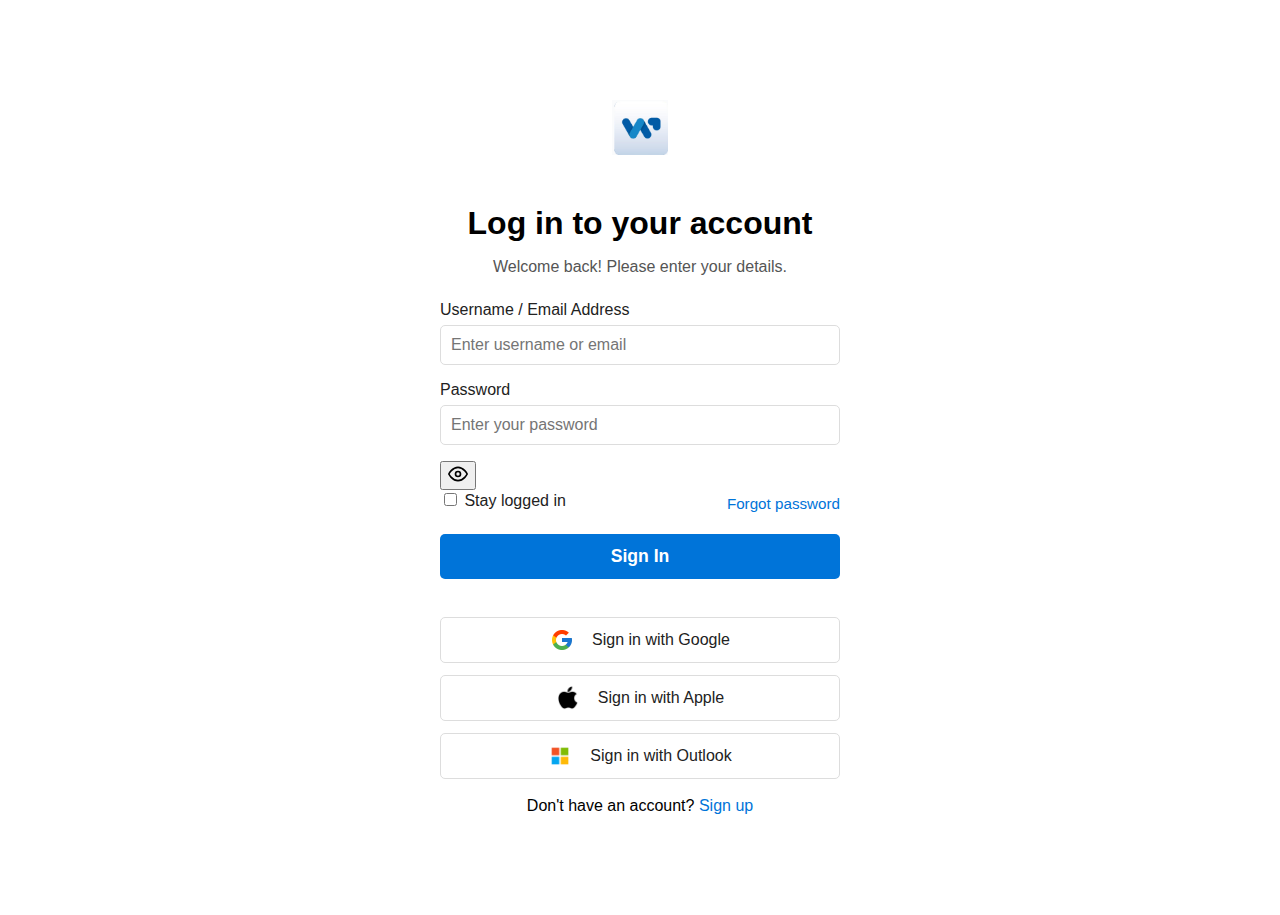
<file: index.html>
<!DOCTYPE html>
<html lang="en">
<head>
  <meta charset="UTF-8" />
  <meta name="viewport" content="width=device-width, initial-scale=1.0" />
  <title>Genossis</title>
  <link rel="stylesheet" href="assets/css/style.css" />
  <script type="module">
    // Check if user is authenticated and redirect accordingly
    const user = localStorage.getItem('currentUser');
    if (user) {
      window.location.href = 'dashboard.html';
    } else {
      window.location.href = 'login.html';
    }
  </script>
</head>
<body>

  <div class="login-container">
    <img src="assets/images/logo.png" alt="Genossis Logo" class="logo" />

    <h2>Welcome to Genossis</h2>
    <form id="loginForm">
      <input type="text" id="username" placeholder="Email or Username" required />
      <input type="password" id="password" placeholder="Password" required />
      <button type="submit">Login</button>
    </form>

    <p id="loginMessage"></p>
  </div>

  <script src="assets/js/config.js"></script>
  <script src="assets/js/login.js"></script>
</body>
</html>
</file>
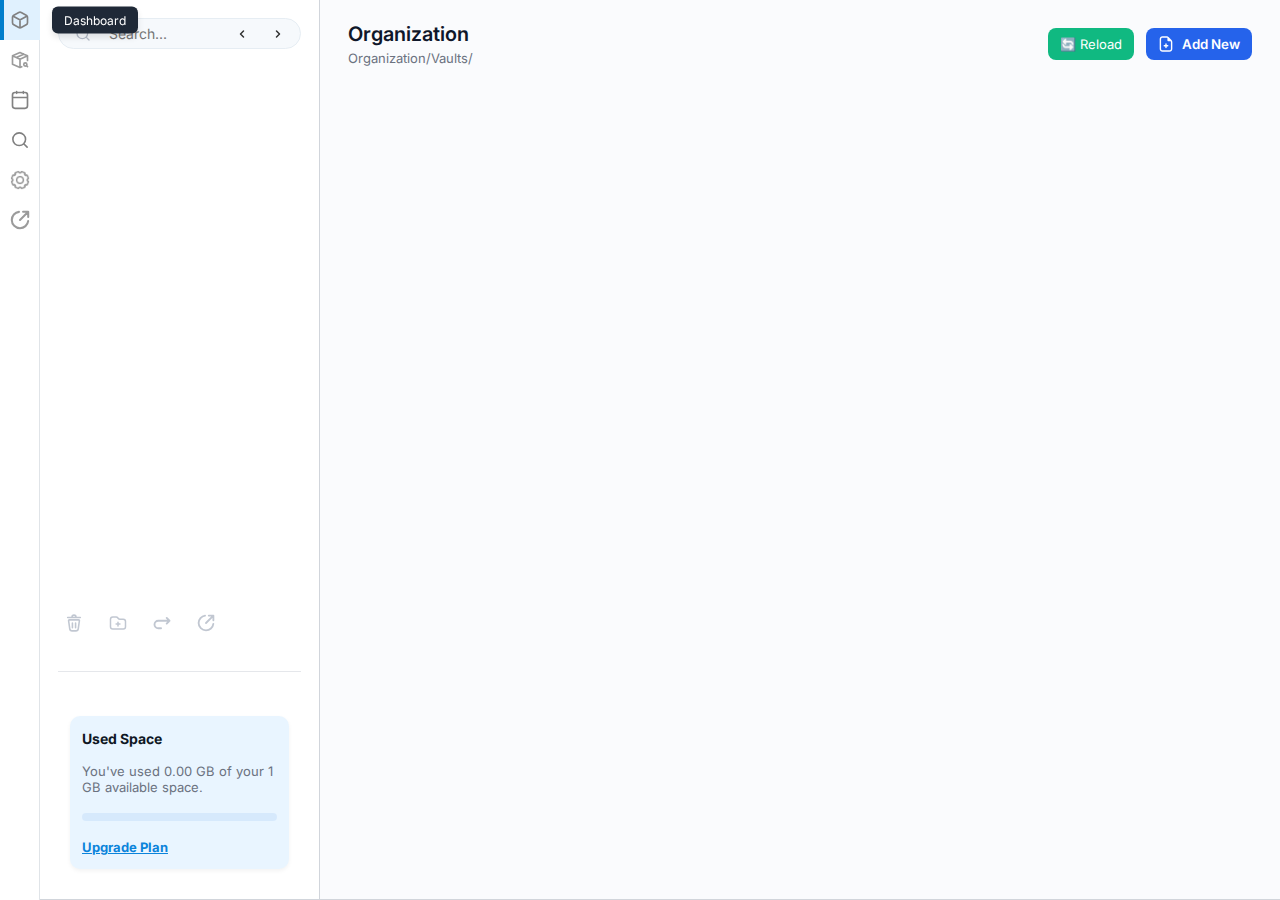
<file: dashboard.html>
<!DOCTYPE html>
<html lang="en">
<head>
  <meta charset="utf-8" />
  <meta name="viewport" content="width=device-width, initial-scale=1" />
  <title>Product Management Application</title>

  <!-- keep your existing css link (adjust if your project uses a different path) -->
  <link href="https://fonts.googleapis.com/css2?family=Inter:wght@400;500;600&display=swap" rel="stylesheet">
  <link rel="stylesheet" href="/assets/css/dashboard.css" />
  <!-- optional additional styles just for the organization page -->
  <style>
    /* --- Organization page styles (keep minimal — put in your CSS file later) --- */
    :root{
      --accent:#2563eb;
      --muted:#6b7280;
      --card-border:#e5e7eb;
      --bg:#fafbfd;
    }
    .page-container { display: flex; min-height:100vh; background:var(--bg); font-family: 'Inter', sans-serif; border-bottom: 1px solid #d1d5db; }
    /* Use your existing sidebar widths/classes; adapt names below to match your project if needed */
    .sidebar-content { 
      width: 280px; 
      background: #fff; 
      border-right: 1px solid #d1d5db; 
      padding: 18px; 
      display: flex; 
      flex-direction: column; 
      gap: 20px;
      position: relative;
    }
    
    .sidebar-footer-actions { 
      display: flex; 
      flex-direction: row; 
      gap: 12px; 
      align-items: center; 
      justify-content: flex-start; 
      margin-top: auto;
    }
    
    .sidebar-footer-actions .footer-icon { 
      width: 18px; 
      height: 18px; 
      opacity: 0.7; 
    }
    
    .sidebar-footer-actions .icon-wrapper {
      width: 32px;
      height: 32px;
      display: flex;
      align-items: center;
      justify-content: center;
      border-radius: 6px;
      cursor: pointer;
    }
    
    .sidebar-footer-actions .icon-wrapper:hover {
      background: rgba(0, 0, 0, 0.05);
    }
    
    .sidebar-separator {
      height: 1px;
      background: #e5e7eb;
      margin: 12px 0;
    }
    
    .used-space-card {
      background: #e9f5ff; 
      border-radius: 10px; 
      padding: 14px 12px;
      display: flex; 
      flex-direction: column; 
      gap: 8px;
      box-shadow: 0 2px 4px rgba(0, 0, 0, 0.05);
    }
    
    .used-space-title {
      font-weight: 700;
      color: #0f1724;
      margin-bottom: 8px;
      font-size: 14px;
    }
    
    .used-space-desc {
      font-size: 13px;
      color: #6b7280;
      margin-bottom: 10px;
    }
    
    .used-space-track {
      height: 8px;
      background: rgba(3,102,214,0.08);
      border-radius: 6px;
      margin-bottom: 10px;
      overflow: hidden;
    }
    
    .used-space-fill {
      height: 100%;
      width: 0%;
      background: #3b82f6;
      transition: width 400ms ease;
    }
    
    .upgrade-link {
      display: inline-block;
      color: #0b84db;
      font-weight: 700;
      text-decoration: underline;
      font-size: 13px;
    }

    /* Context Menu Styles */
    .context-menu {
      position: fixed;
      background: white;
      border-radius: 8px;
      box-shadow: 0 4px 12px rgba(0, 0, 0, 0.15);
      padding: 8px;
      z-index: 1000;
      display: none;
      min-width: 160px;
    }

    .context-menu.show {
      display: block;
    }

    .context-menu-item {
      display: flex;
      align-items: center;
      gap: 12px;
      padding: 8px 12px;
      cursor: pointer;
      border-radius: 6px;
      font-size: 14px;
      color: #111827;
    }

    .context-menu-item:hover {
      background: #f3f4f6;
    }

    .context-menu-icon {
      width: 16px;
      height: 16px;
      opacity: 0.8;
    }

    /* Modal Styles */
    .modal-overlay {
      position: fixed;
      top: 0;
      left: 0;
      width: 100%;
      height: 100%;
      background: rgba(0, 0, 0, 0.5);
      display: none;
      justify-content: center;
      align-items: center;
      z-index: 1000;
    }

    .modal-overlay.show {
      display: flex;
    }

    .modal-dialog {
      background: white;
      border-radius: 12px;
      padding: 0;
      width: 600px;
      max-width: 90vw;
      box-shadow: 0 10px 25px rgba(0, 0, 0, 0.2);
    }

    .modal-header {
      display: flex;
      justify-content: space-between;
      align-items: center;
      padding: 20px 24px 16px 24px;
      border-bottom: 1px solid #e5e7eb;
    }

    .modal-title {
      margin: 0;
      font-size: 18px;
      font-weight: 600;
      color: #111827;
    }

    .modal-close {
      background: none;
      border: none;
      cursor: pointer;
      padding: 4px;
      border-radius: 6px;
      display: flex;
      align-items: center;
      justify-content: center;
    }

    .modal-close:hover {
      background: #f3f4f6;
    }

    .modal-body {
      padding: 20px 24px;
    }

    .vault-name-input {
      width: 100%;
      padding: 12px 16px;
      border: 1px solid #d1d5db;
      border-radius: 8px;
      font-size: 14px;
      outline: none;
      box-sizing: border-box;
    }

    .vault-name-input:focus {
      border-color: #2563eb;
      box-shadow: 0 0 0 3px rgba(37, 99, 235, 0.1);
    }

    .vault-name-input::placeholder {
      color: #9ca3af;
    }

    .modal-footer {
      display: flex;
      justify-content: flex-end;
      gap: 12px;
      padding: 16px 24px 20px 24px;
    }

    .btn-cancel {
      background: white;
      border: 1px solid #d1d5db;
      color: #374151;
      padding: 8px 16px;
      border-radius: 8px;
      cursor: pointer;
      font-size: 14px;
      font-weight: 500;
    }

    .btn-cancel:hover {
      background: #f9fafb;
    }

    .btn-create {
      background: #2563eb;
      border: none;
      color: white;
      padding: 8px 16px;
      border-radius: 8px;
      cursor: pointer;
      font-size: 14px;
      font-weight: 500;
    }

    .btn-create:hover {
      background: #1d4ed8;
    }

    /* Permissions Modal Styles */
    .permissions-display-area {
      min-height: 120px;
      max-height: 200px;
      border: 1px solid #e5e7eb;
      border-radius: 8px;
      background: #fff;
      display: flex;
      align-items: center;
      justify-content: center;
      margin-bottom: 16px;
    }

    .permissions-empty {
      color: #9ca3af;
      font-style: italic;
      margin: 0;
    }

    .permission-item {
      display: flex;
      align-items: center;
      justify-content: space-between;
      padding: 12px;
      border-bottom: 1px solid #e5e7eb;
    }

    .permission-item:last-child {
      border-bottom: none;
    }

    .permission-user-info {
      display: flex;
      align-items: center;
      gap: 8px;
    }

    .permission-badge {
      padding: 4px 12px;
      border-radius: 12px;
      font-size: 12px;
      background: #f3f4f6;
      color: #374151;
    }

    .permission-add-row {
      display: flex;
      gap: 12px;
      align-items: center;
    }

    .permission-input-group {
      display: flex;
      align-items: center;
      gap: 8px;
      padding: 12px 16px;
      border: 1px solid #e5e7eb;
      border-radius: 8px;
      background: #fff;
      flex: 1;
    }

    .permission-icon {
      width: 20px;
      height: 20px;
      opacity: 0.6;
    }

    .permission-input {
      flex: 1;
      border: none;
      outline: none;
      font-size: 14px;
      color: #111827;
    }

    .permission-input::placeholder {
      color: #9ca3af;
    }

    .permission-select-wrapper {
      position: relative;
      width: auto;
    }

    .permission-select {
      width: auto;
      min-width: 100px;
      padding: 12px 36px 12px 40px;
      border: 2px solid #111827;
      border-radius: 8px;
      font-size: 14px;
      color: #111827;
      background: #fff;
      cursor: pointer;
      outline: none;
      appearance: none;
      -webkit-appearance: none;
      -moz-appearance: none;
    }

    .permission-select-icon {
      position: absolute;
      left: 12px;
      top: 50%;
      transform: translateY(-50%);
      width: 18px;
      height: 18px;
      opacity: 0.6;
      pointer-events: none;
      z-index: 1;
    }

    .permission-select {
      width: 100%;
      padding: 12px 16px 12px 40px;
      border: 2px solid #111827;
      border-radius: 8px;
      font-size: 14px;
      color: #111827;
      background: #fff;
      cursor: pointer;
      outline: none;
      appearance: none;
      -webkit-appearance: none;
      -moz-appearance: none;
    }

    .permission-select-wrapper::after {
      content: '';
      position: absolute;
      right: 12px;
      top: 50%;
      transform: translateY(-50%);
      width: 0;
      height: 0;
      border-left: 4px solid transparent;
      border-right: 4px solid transparent;
      border-top: 5px solid #111827;
      pointer-events: none;
    }

    .btn-add {
      background: #2563eb;
      border: none;
      color: white;
      padding: 8px 16px;
      border-radius: 8px;
      cursor: pointer;
      font-size: 14px;
      font-weight: 500;
    }

    .btn-add:hover {
      background: #1d4ed8;
    }

    /* main content area */
    .page-content { flex:1; padding:22px 28px; position:relative; }

    /* Organization header */
    .organization-page { padding-bottom:40px; }
    .org-header { display:flex; justify-content:space-between; align-items:center; gap:16px; margin-bottom:8px; }
    .org-title h2{ margin:0; font-size:20px; font-weight:600; color:#0f172a; }
    .org-title p{ margin:0; color:var(--muted); font-size:13px; margin-top:4px; }

    .add-new-btn {
      display:inline-flex; align-items:center; gap:8px; background:var(--accent); color:#fff;
      border:none; padding:8px 12px; border-radius:8px; cursor:pointer; font-weight:600;
    }
    .add-new-btn img{ width:16px; height:16px; filter:brightness(0) invert(1); }

    /* locker grid */
    .locker-grid { margin-top:18px; display:grid; grid-template-columns:repeat(auto-fill,minmax(320px,1fr)); gap:20px; }
    .locker-card {
      background:#fff; 
      border:none; 
      border-radius:12px; 
      padding:14px;
      box-shadow:0 2px 8px rgba(0, 0, 0, 0.1);
      display:flex; 
      flex-direction:column; 
      gap:8px;
    }

    .locker-card-header { display:flex; justify-content:space-between; align-items:flex-start; gap:12px; }
    .locker-title { display:flex; align-items:center; gap:10px; }
    .locker-title h3{ margin:0; font-size:15px; font-weight:600; color:#0f172a; }
    .locker-icon-img{ 
      width: 32px; 
      height: 32px; 
      background: #e0f1fe; 
      border-radius: 8px; 
      padding: 6px; 
      display: flex; 
      align-items: center; 
      justify-content: center;
    }
    .locker-icon-img img {
      width: 20px;
      height: 20px;
    }

    .locker-actions { display:flex; gap:8px; }
    .icon-btn { width:18px; height:18px; opacity:0.7; cursor:pointer; }

    .locker-details { font-size:13px; color:#374151; display:flex; flex-direction:column; gap:6px; margin-top:6px; }
    .locker-details img{ width:14px; height:14px; vertical-align:middle; margin-right:8px; opacity:0.75; }

    .locker-storage { margin-top:8px; }
    .storage-label{ font-size:13px; color:#374151; margin-bottom:6px; }
    .org-progress { height:8px; background:#eef2f6; border-radius:6px; overflow:hidden; }
    .org-progress > .fill { height:100%; background:var(--accent); width:50%; border-radius:6px; }
    .storage-text { font-size:13px; color:var(--muted); margin-top:6px; }

    /* breadcrumb */
    .breadcrumb { color:var(--muted); font-size:13px; margin-top:6px; }

    /* small responsive tweaks */
    @media (max-width:900px){
      .file-navigation{ width:220px; }
      .locker-grid{ grid-template-columns:repeat(auto-fill,minmax(260px,1fr)); }
    }
    @media (max-width:640px){
      .file-navigation{ display:none; } /* collapse sidebar on very small screens; you can toggle with JS in your app */
      .page-container{ padding:0; }
      .page-content{ padding:14px; }
    }
	.search-wrap {
    background: #f6f9fc;
    border: 1px solid #e6edf3;
    padding: 0px 10px;
    border-radius: 79px;
}
  </style>
</head>
<style>

	.small-left-sidebar{
		height: 100%;
		width: 30px;
		position: relative;
		background-color: #f3f6fb;
		border-right:1px solid #838485
;
		/* left: 10px; */

	}
	.file-navigation{
		margin-left: 0px;
	}
</style>
<body>
  <!-- Main Navbar Container (loaded via navbar.js) -->
  <div id="main-navbar-container"></div>

  <!-- Page container: sidebar content + main content -->
  <div class="page-container" style="margin-left: 40px;">

    <!-- ---------- SIDEBAR WITH PROPER STRUCTURE ---------- -->
    <aside class="sidebar-content">
      <!-- Search box -->
      <div class="search-wrap">
        <button class="search-icon" aria-hidden="true">
          <img src="assets/images/search.svg" alt="Search" />
        </button>
        <input class="search-input" type="search" placeholder="Search..." aria-label="Search" />
        <button class="chevron-btn chevron-left" aria-hidden="true">
          <img src="assets/images/chevron-left.svg" alt="Prev" />
        </button>
        <button class="chevron-btn chevron-right" aria-hidden="true">
          <img src="assets/images/chevron-right.svg" alt="Next" />
        </button>
      </div>

      <!-- Bottom actions row -->
      <div class="sidebar-footer-actions">
        <div class="icon-wrapper" data-tooltip="Delete">
          <img src="assets/images/icon-delete.svg" class="footer-icon" alt="Delete">
        </div>
        <div class="icon-wrapper" data-tooltip="Add Folder">
          <img src="assets/images/icon-add-folder.svg" class="footer-icon" alt="Add Folder">
        </div>
        <div class="icon-wrapper" data-tooltip="Refresh">
          <img src="assets/images/icon-flip-forward.svg" class="footer-icon" alt="Refresh">
        </div>
        <div class="icon-wrapper" data-tooltip="Logout">
          <img src="assets/images/icon.svg" class="footer-icon" alt="Logout">
        </div>
      </div>

      <!-- Horizontal separator line -->
      <div class="sidebar-separator"></div>

      <!-- Used space card -->
      <div class="used-space-card">
        <div class="used-space-title">Used Space</div>
        <div class="used-space-desc">You've used 0.00 GB of your 1 GB available space.</div>
        <div class="used-space-track">
          <div class="used-space-fill" style="width:0%"></div>
        </div>
        <a href="#" class="upgrade-link">Upgrade Plan</a>
      </div>
    </aside>

    <!-- ---------- MAIN CONTENT (organization page inserted here) ---------- -->
    <section class="page-content">
      <!-- Delete message placeholder / tabs or other content can remain here in your app -->
      <div id="delete-message" class="delete-message hidden"></div>
      <div id="tabs-bar" class="tabs-bar"></div>
      <div id="tabs-content" class="tabs-content">

        <!-- Organization page -->
        <div class="organization-page">

          <div class="org-header">
            <div class="org-title">
              <h2>Organization</h2>
              <p class="breadcrumb">Organization/Vaults/</p>
            </div>

            <div style="display: flex; gap: 12px; align-items: center;">
              <!-- Debug button to manually reload vaults -->
              <button 
                onclick="window.loadVaults()" 
                style="padding: 8px 12px; background: #10b981; color: white; border: none; border-radius: 8px; cursor: pointer; font-size: 13px;"
                title="Click to reload vaults">
                🔄 Reload
              </button>
              
              <button class="add-new-btn" title="Add new" onclick="openCreateVaultModal()">
                <img src="../assets/images/icon-add-file.svg" alt="Add">
                Add New
              </button>
            </div>
          </div>

          <div class="locker-grid">
            <!-- Vault cards will be loaded dynamically via JavaScript -->
          </div> <!-- .locker-grid -->

        </div> <!-- .organization-page -->

      </div> <!-- #tabs-content -->
    </section>

  </div> <!-- .page-container -->

  <!-- Context Menu -->
  <div id="contextMenu" class="context-menu">
    <div class="context-menu-item" onclick="duplicateVault()">
      <img src="assets/images/duplicate.svg" alt="Duplicate" class="context-menu-icon">
      <span>Duplicate</span>
    </div>
    <div class="context-menu-item" onclick="showPermissions()">
      <img src="assets/images/permission.svg" alt="Permissions" class="context-menu-icon">
      <span>Permissions</span>
    </div>
    <div class="context-menu-item" onclick="renameVault()">
      <img src="assets/images/pencil-line-01.svg" alt="Rename" class="context-menu-icon">
      <span>Rename</span>
    </div>
    <div class="context-menu-item" onclick="deleteVault()">
      <img src="assets/images/delete.svg" alt="Delete" class="context-menu-icon">
      <span>Delete</span>
    </div>
  </div>

  <!-- Permissions Modal -->
  <div id="permissionsModal" class="modal-overlay">
    <div class="modal-dialog">
      <div class="modal-header">
        <h3 class="modal-title">Permissions</h3>
        <button class="modal-close" onclick="closePermissionsModal()">
          <img src="assets/images/block-circle.svg" alt="Close" style="width: 16px; height: 16px;">
        </button>
      </div>
      <div class="modal-body">
        <!-- Current Permissions Display Area -->
        <div class="permissions-display-area">
          <p class="permissions-empty">No permissions set yet</p>
        </div>

        <!-- Add Permission Input Row -->
        <div class="permission-add-row">
          <div class="permission-input-group">
            <img src="assets/images/user-01.svg" alt="User" class="permission-icon">
            <input type="text" id="permissionEmailInput" class="permission-input" placeholder="Enter email or name" />
          </div>
          <div class="permission-select-wrapper">
            <img src="assets/images/eye.svg" alt="Viewer" class="permission-select-icon">
            <select id="permissionType" class="permission-select">
              <option value="viewer">Viewer</option>
              <option value="editor">Editor</option>
            </select>
          </div>
        </div>
      </div>
      <div class="modal-footer">
        <button class="btn-cancel" onclick="closePermissionsModal()">Close</button>
        <button class="btn-add" onclick="addPermission()">Add</button>
      </div>
    </div>
  </div>

  <!-- Create Vault Modal -->
  <div id="createVaultModal" class="modal-overlay">
    <div class="modal-dialog">
      <div class="modal-header">
        <h3 class="modal-title">Create Vault</h3>
        <button class="modal-close" onclick="closeCreateVaultModal()">
          <img src="assets/images/block-circle.svg" alt="Close" style="width: 16px; height: 16px;">
        </button>
      </div>
      <div class="modal-body">
        <input type="text" id="vaultNameInput" class="vault-name-input" placeholder="Enter vault name..." />
      </div>
      <div class="modal-footer">
        <button class="btn-cancel" onclick="closeCreateVaultModal()">Cancel</button>
        <button class="btn-create" onclick="createVault()">Create</button>
      </div>
    </div>
  </div>

  <!-- JavaScript files -->
  <script type="module" src="assets/js/navbar.js"></script>
  <script type="module" src="assets/js/dashboard.js"></script>
  <script type="module" src="assets/js/vault_component.js"></script>
</body>
</html>
</file>
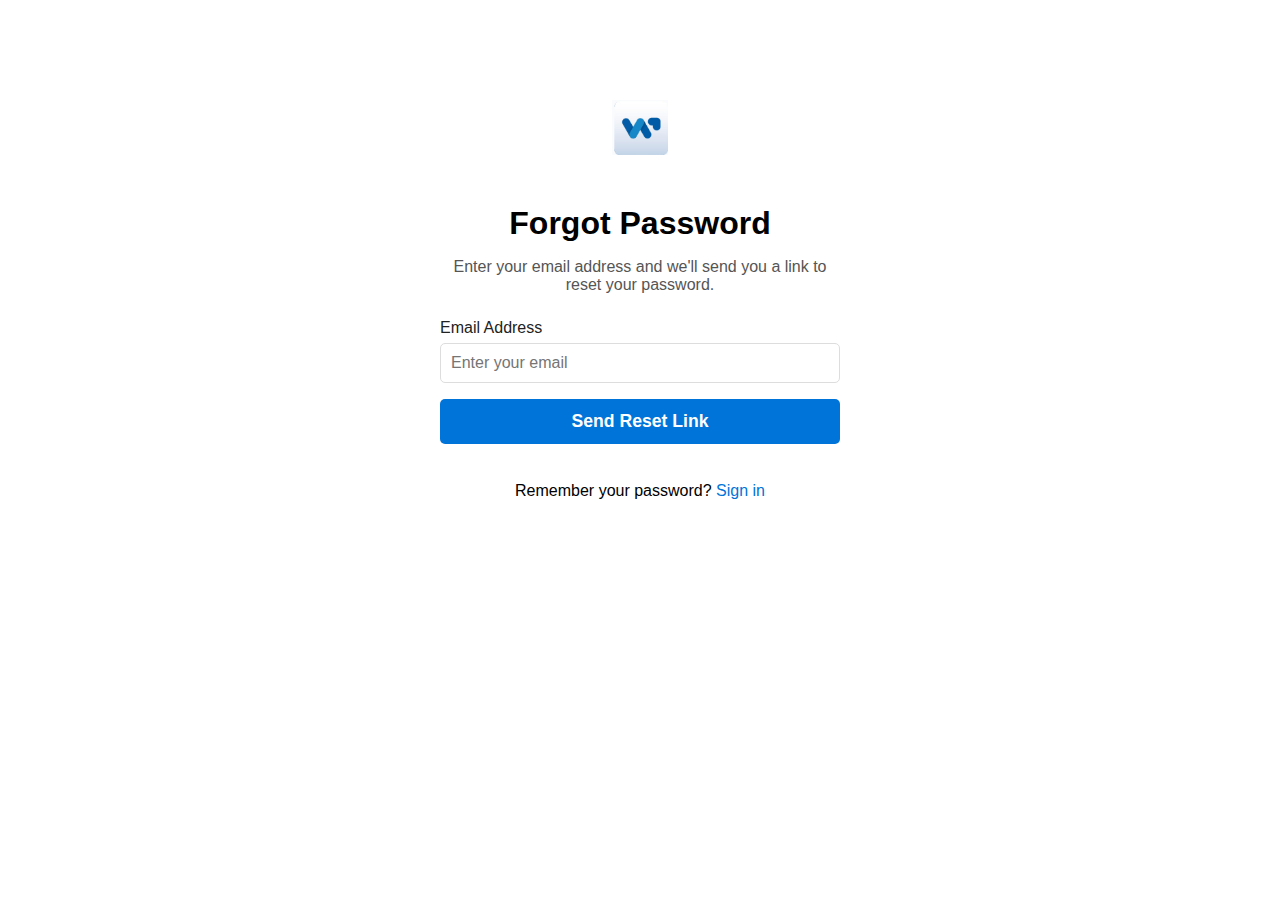
<file: forgot-password.html>
<!DOCTYPE html>
<html lang="en">
<head>
    <meta charset="UTF-8">
    <meta name="viewport" content="width=device-width, initial-scale=1.0">
    <title>Forgot Password</title>
    <link rel="stylesheet" href="assets/css/style_login.css">
</head>
<body>
    <div class="login-container">
        <div class="login-logo">
            <img src="assets/logo.png" alt="Logo" />
        </div>
        <h2>Forgot Password</h2>
        <p class="login-welcome">Enter your email address and we'll send you a link to reset your password.</p>
        <form class="login-form" id="forgotPasswordForm">
            <div class="login-message-container"></div>
            <label for="email">Email Address</label>
            <input type="email" id="email" name="email" placeholder="Enter your email">
            <button type="submit" class="login-btn">Send Reset Link</button>
        </form>
        <div class="login-footer">
            <span>Remember your password?</span> <a href="login.html">Sign in</a>
        </div>
    </div>
    <script src="assets/js/loader.js"></script>
    <script src="assets/js/toaster.js"></script>
    <script type="module" src="assets/js/forgot-password.js"></script>
</body>
</html>
</file>
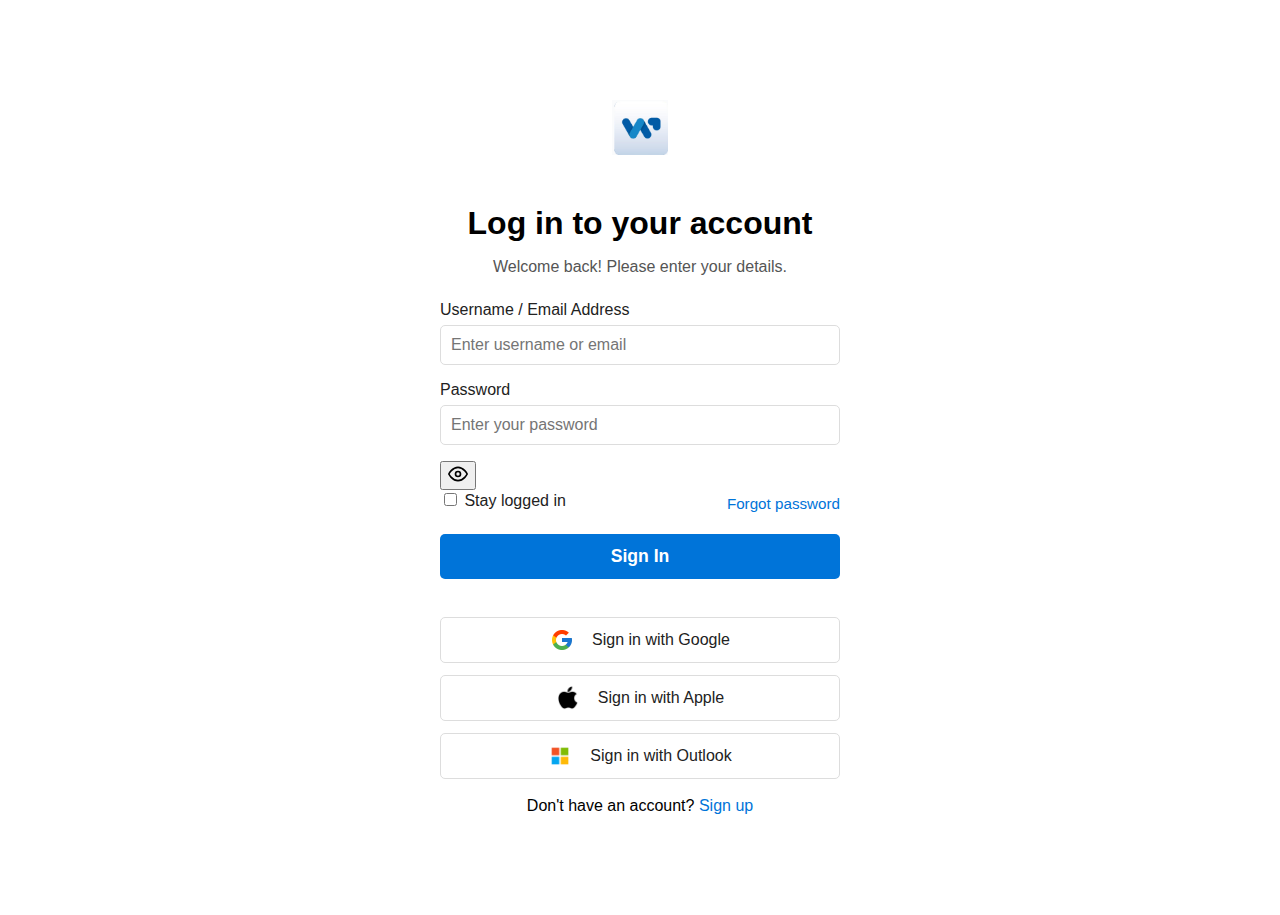
<file: login.html>
<!DOCTYPE html>
<html lang="en">
<head>
    <meta charset="UTF-8">
    <meta name="viewport" content="width=device-width, initial-scale=1.0">
    <title>Login</title>
    <link rel="stylesheet" href="assets/css/style_login.css">
</head>
<body>
    <div class="login-container">
        <div class="login-logo">
            <img src="assets/logo.png" alt="Logo" />
        </div>
        <h2>Log in to your account</h2>
        <p class="login-welcome">Welcome back! Please enter your details.</p>
        <form class="login-form">
            <div class="login-message-container"></div>
            <label for="username">Username / Email Address</label>
            <input type="text" id="username" name="username" placeholder="Enter username or email">
            <label for="password">Password</label>
            <div class="password-input-wrapper">
                <input type="password" id="password" name="password" placeholder="Enter your password">
                <button type="button" class="toggle-password" data-target="password">
                    <svg class="eye-icon" xmlns="http://www.w3.org/2000/svg" width="20" height="20" viewBox="0 0 24 24" fill="none" stroke="currentColor" stroke-width="2" stroke-linecap="round" stroke-linejoin="round">
                        <path class="eye-open" d="M1 12s4-8 11-8 11 8 11 8-4 8-11 8-11-8-11-8z"></path>
                        <circle class="eye-open" cx="12" cy="12" r="3"></circle>
                        <path class="eye-closed" d="M17.94 17.94A10.07 10.07 0 0 1 12 20c-7 0-11-8-11-8a18.45 18.45 0 0 1 5.06-5.94M9.9 4.24A9.12 9.12 0 0 1 12 4c7 0 11 8 11 8a18.5 18.5 0 0 1-2.16 3.19m-6.72-1.07a3 3 0 1 1-4.24-4.24" style="display:none;"></path>
                        <line class="eye-closed" x1="1" y1="1" x2="23" y2="23" style="display:none;"></line>
                    </svg>
                </button>
            </div>
            <div class="login-options">
                <label><input type="checkbox" name="stay_logged_in"> Stay logged in</label>
                <a href="forgot-password.html" class="forgot-password">Forgot password</a>
            </div>
            <button type="submit" class="login-btn">Sign In</button>
        </form>
        <div class="social-login">
            <button class="google-btn"><img src="assets/google-icon.png" alt="Google"> Sign in with Google</button>
            <button class="apple-btn"><img src="assets/apple-icon.png" alt="Apple"> Sign in with Apple</button>
            <button class="outlook-btn"><img src="assets/images/outlook-icon.png" alt="Outlook"> Sign in with Outlook</button>
        </div>
        <div class="login-footer">
            <span>Don't have an account?</span> <a href="signup.html">Sign up</a>
        </div>
    </div>
    <script src="assets/js/loader.js"></script>
    <script src="assets/js/toaster.js"></script>
    <script type="module" src="assets/js/login.js"></script>
</body>
</html>
</file>
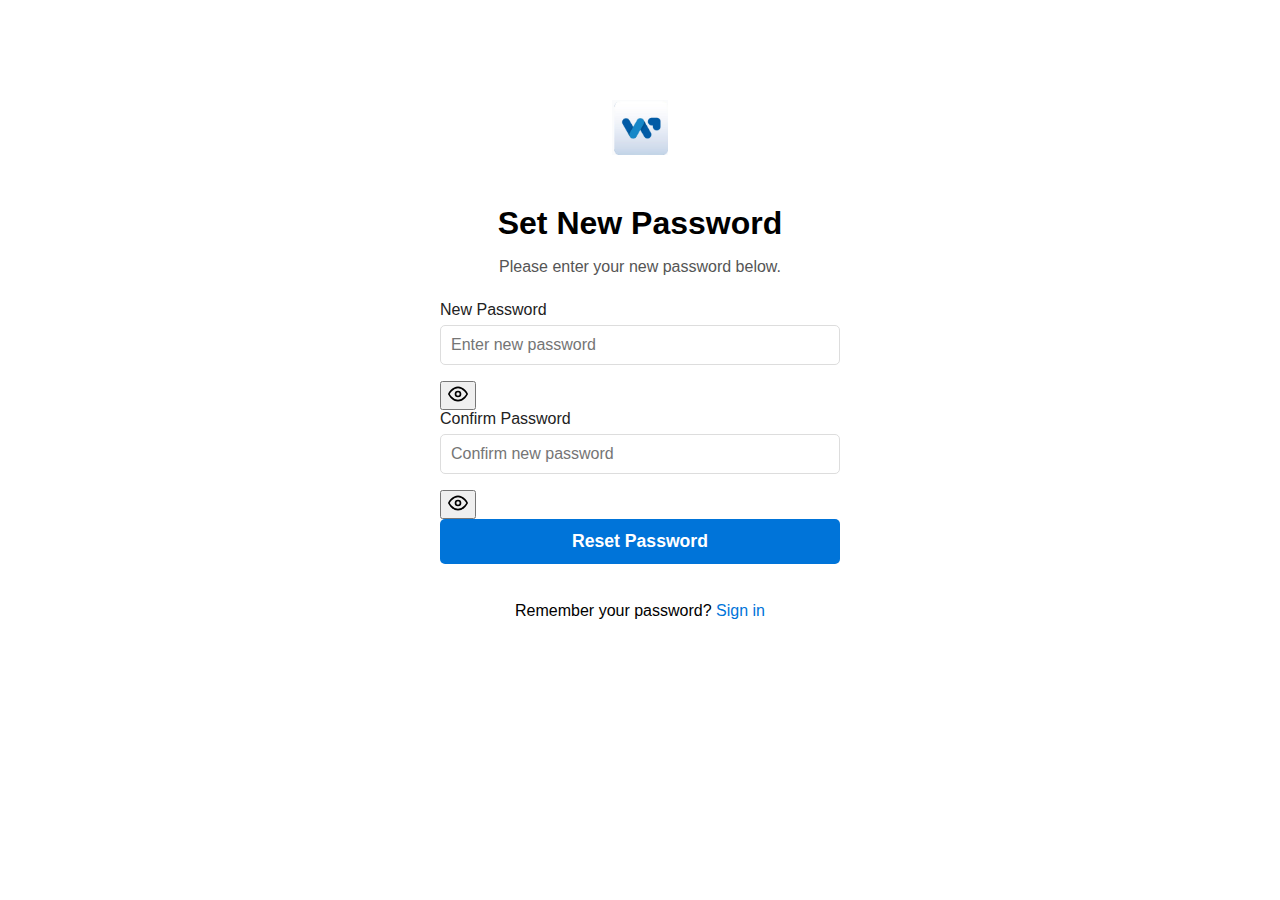
<file: set-new-password.html>
<!DOCTYPE html>
<html lang="en">
<head>
    <meta charset="UTF-8">
    <meta name="viewport" content="width=device-width, initial-scale=1.0">
    <title>Set New Password</title>
    <link rel="stylesheet" href="assets/css/style_login.css">
</head>
<body>
    <div class="login-container">
        <div class="login-logo">
            <img src="assets/logo.png" alt="Logo" />
        </div>
        <h2>Set New Password</h2>
        <p class="login-welcome">Please enter your new password below.</p>
        <form class="login-form" id="setPasswordForm">
            <div class="login-message-container"></div>
            <label for="newPassword">New Password</label>
            <div class="password-input-wrapper">
                <input type="password" id="newPassword" name="newPassword" placeholder="Enter new password">
                <button type="button" class="toggle-password" data-target="newPassword">
                    <svg class="eye-icon" xmlns="http://www.w3.org/2000/svg" width="20" height="20" viewBox="0 0 24 24" fill="none" stroke="currentColor" stroke-width="2" stroke-linecap="round" stroke-linejoin="round">
                        <path class="eye-open" d="M1 12s4-8 11-8 11 8 11 8-4 8-11 8-11-8-11-8z"></path>
                        <circle class="eye-open" cx="12" cy="12" r="3"></circle>
                        <path class="eye-closed" d="M17.94 17.94A10.07 10.07 0 0 1 12 20c-7 0-11-8-11-8a18.45 18.45 0 0 1 5.06-5.94M9.9 4.24A9.12 9.12 0 0 1 12 4c7 0 11 8 11 8a18.5 18.5 0 0 1-2.16 3.19m-6.72-1.07a3 3 0 1 1-4.24-4.24" style="display:none;"></path>
                        <line class="eye-closed" x1="1" y1="1" x2="23" y2="23" style="display:none;"></line>
                    </svg>
                </button>
            </div>
            <label for="confirmPassword">Confirm Password</label>
            <div class="password-input-wrapper">
                <input type="password" id="confirmPassword" name="confirmPassword" placeholder="Confirm new password">
                <button type="button" class="toggle-password" data-target="confirmPassword">
                    <svg class="eye-icon" xmlns="http://www.w3.org/2000/svg" width="20" height="20" viewBox="0 0 24 24" fill="none" stroke="currentColor" stroke-width="2" stroke-linecap="round" stroke-linejoin="round">
                        <path class="eye-open" d="M1 12s4-8 11-8 11 8 11 8-4 8-11 8-11-8-11-8z"></path>
                        <circle class="eye-open" cx="12" cy="12" r="3"></circle>
                        <path class="eye-closed" d="M17.94 17.94A10.07 10.07 0 0 1 12 20c-7 0-11-8-11-8a18.45 18.45 0 0 1 5.06-5.94M9.9 4.24A9.12 9.12 0 0 1 12 4c7 0 11 8 11 8a18.5 18.5 0 0 1-2.16 3.19m-6.72-1.07a3 3 0 1 1-4.24-4.24" style="display:none;"></path>
                        <line class="eye-closed" x1="1" y1="1" x2="23" y2="23" style="display:none;"></line>
                    </svg>
                </button>
            </div>
            <div id="passwordMatch" class="password-match-message" style="display: none; color: #dc2626; font-size: 14px; margin-bottom: 16px;"></div>
            <button type="submit" class="login-btn">Reset Password</button>
        </form>
        <div class="login-footer">
            <span>Remember your password?</span> <a href="login.html">Sign in</a>
        </div>
    </div>
    <script src="assets/js/loader.js"></script>
    <script src="assets/js/toaster.js"></script>
    <script type="module" src="assets/js/set-new-password.js"></script>
</body>
</html>
</file>
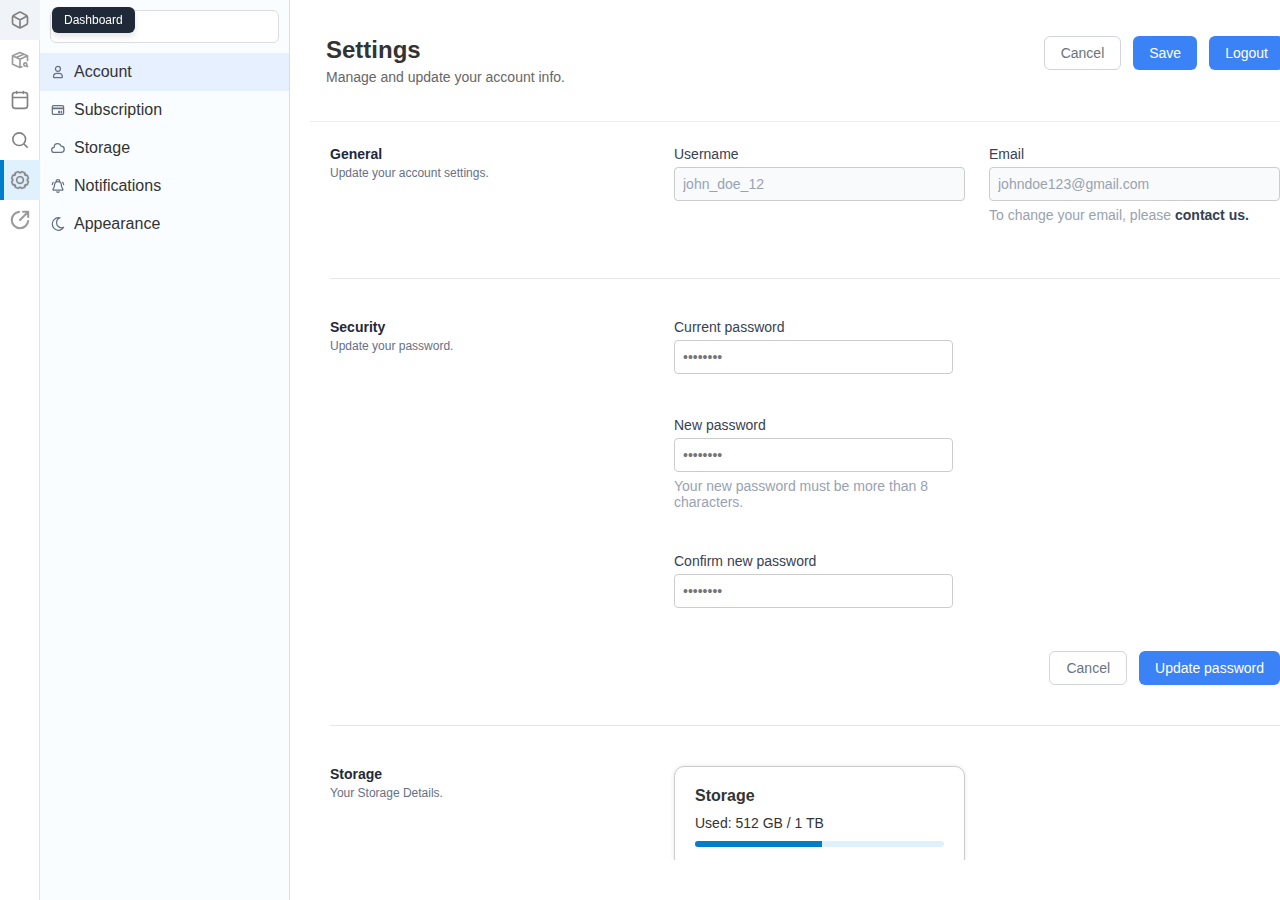
<file: settings.html>
<!DOCTYPE html>
<html lang="en">

<head>
    <meta charset="UTF-8" />
    <meta name="viewport" content="width=device-width, initial-scale=1.0">
    <title>Settings</title>
    <link rel="stylesheet" href="assets/css/settings.css" />
</head>

<body>
    <div class="page-container settings-container" style="margin-left: 40px;">
        <!-- Main Navbar Container (loaded via navbar.js) -->
        <div id="main-navbar-container"></div>

        <aside class="file-navigation">
            <div class="search-bar">
                <input type="text" placeholder="Search" />
            </div>
            <div class="folder-tree-container">
                <ul class="folder-tree">
                    <li class="settings-menu-item active" data-panel="account">
                        <img src="assets/images/user-01.svg" class="submenu-icon"> Account
                    </li>
                    <li class="settings-menu-item" data-panel="subscription">
                        <img src="assets/images/credit-card-02.svg" class="submenu-icon"> Subscription
                    </li>
                    <li class="settings-menu-item" data-panel="storage">
                        <img src="assets/images/cloud.svg" class="submenu-icon"> Storage
                    </li>
                    <li class="settings-menu-item" data-panel="notifications">
                        <img src="assets/images/bell-ringing-04.svg" class="submenu-icon"> Notifications
                    </li>
                    <li class="settings-menu-item" data-panel="appearance">
                        <img src="assets/images/moon-01.svg" class="submenu-icon"> Appearance
                    </li>
                </ul>
            </div>
        </aside>

        <section class="page-content">
            <div class="settings-panels-wrapper">
                <div class="settings-header">
                    <div class="header-left">
                        <h1 class="settings-title">Settings</h1>
                        <div class="settings-subtitle">Manage and update your account info.</div>
                    </div>
                    <div class="header-buttons">
                        <button class="btn btn-cancel" onclick="cancelSettings()">Cancel</button>
                        <button class="btn btn-save" onclick="saveSettings()">Save</button>
                        <button class="btn btn-save" onclick="logout()">Logout</button>
                    </div>
                </div>

                <!-- Account Panel -->
                <div class="content-section settings-panel" id="panel-account">
                    <!-- General Section -->
                    <div class="form-row">
                        <div class="header-left">
                            <h2 class="section-title">General</h2>
                            <p class="section-subtitle">Update your account settings.</p>
                        </div>

                        <div class="form-grid">
                            <div class="form-group">
                                <label for="username" class="form-label">Username</label>
                                <input type="text" class="form-control" id="username" value="john_doe_12" readonly>
                            </div>

                            <div class="form-group">
                                <label for="email" class="form-label">Email</label>
                                <input type="email" class="form-control" id="email" value="johndoe123@gmail.com" readonly>
                                <div class="form-note">To change your email, please <a href="#" onclick="contactUs()">contact us.</a></div>
                            </div>
                        </div>
                    </div>

                    <!-- Security Section -->
                    <div class="form-row" style="margin-top: 40px; padding-top: 40px; border-top: 1px solid #e5e7eb;">
                        <div class="header-left">
                            <h2 class="section-title">Security</h2>
                            <p class="section-subtitle">Update your password.</p>
                        </div>

                        <div class="form-grid-security">
                            <div class="form-group">
                                <label for="current-password" class="form-label">Current password</label>
                                <input type="password" class="form-control" id="current-password" placeholder="••••••••">
                                <div id="current-password-error" class="error-message"></div>
                            </div>

                            <div class="form-group">
                                <label for="new-password" class="form-label">New password</label>
                                <input type="password" class="form-control" id="new-password" placeholder="••••••••">
                                <div class="form-note">Your new password must be more than 8 characters.</div>
                                <div id="new-password-error" class="error-message"></div>
                            </div>

                            <div class="form-group">
                                <label for="confirm-password" class="form-label">Confirm new password</label>
                                <input type="password" class="form-control" id="confirm-password" placeholder="••••••••">
                                <div id="confirm-password-error" class="error-message"></div>
                            </div>
                        </div>
                        <div id="debug-msg"></div>
                    </div>

                    <!-- Security Action Buttons -->
                    <div class="security-actions">
                        <button class="btn btn-cancel">Cancel</button>
                        <button class="btn btn-save" id="update-password-button">Update password</button>
                    </div>

                    <!-- Storage Section -->
                    <div class="form-row" style="margin-top: 40px; padding-top: 40px; border-top: 1px solid #e5e7eb;">
                        <div class="header-left">
                            <h2 class="section-title">Storage</h2>
                            <p class="section-subtitle">Your Storage Details.</p>
                        </div>

                        <div class="form-grid-security">
                            <div class="storage-section">
                                <h3>Storage</h3>
                                <div class="used-info">Used: 512 GB / 1 TB</div>
                                <div class="storage-progress-container">
                                    <div class="storage-progress" style="width:51.2%;"></div>
                                </div>
                            </div>
                        </div>
                    </div>
                </div>

                <!-- Subscription Panel -->
                <div class="content-section settings-panel hidden" id="panel-subscription">
                    <div class="form-row">
                        <div class="header-left">
                            <h2 class="section-title">Subscription Plan</h2>
                            <p class="section-subtitle">Manage and update your account info. You are currently using free version of this app.</p>
                            <a class="section-learn">Learn More.</a>
                        </div>

                        <div class="pricing-plans">
                            <!-- Basic Plan -->
                            <label class="plan-option selected">
                                <div class="plans-icon">
                                    <img src="assets/images/Featured-icon.svg">
                                </div>
                                <div class="plan-details">
                                    <span class="plan-name">Basic plan </span><span class="plan-price">$0+</span>
                                    <p class="plan-description">Ideal for individuals to automate workflows and accelerate delivery.</p>
                                </div>
                                <div class="plan-checkbox">
                                    <input type="checkbox" name="plan" id="basic-plan" checked>
                                </div>
                            </label>

                            <!-- Collaboration Plan -->
                            <label class="plan-option">
                                <div class="plans-icon">
                                    <img src="assets/images/Featured-icon-1.svg">
                                </div>
                                <div class="plan-details">
                                    <span class="plan-name">Collaboration plan </span><span class="plan-price">$5+</span>
                                    <p class="plan-description">Best for small teams looking to optimize data flows and scale their operations.</p>
                                </div>
                                <div class="plan-checkbox">
                                    <input type="checkbox" name="plan" id="collaboration-plan">
                                </div>
                            </label>

                            <!-- Enterprise Plan -->
                            <label class="plan-option">
                                <div class="plans-icon">
                                    <img src="assets/images/Featured-icon-2.svg">
                                </div>
                                <div class="plan-details">
                                    <span class="plan-name">Enterprise plan </span><span class="plan-price">$99+</span>
                                    <p class="plan-description">Best for small teams looking to optimize data flows and scale their operations.</p>
                                </div>
                                <div class="plan-checkbox">
                                    <input type="checkbox" name="plan" id="enterprise-plan">
                                </div>
                            </label>
                        </div>
                    </div>
                </div>

                <!-- Notifications Panel -->
                <div class="content-section settings-panel hidden" id="panel-notifications">
                    <div class="form-row">
                        <div class="header-left">
                            <h2 class="section-title">Notifications</h2>
                            <p class="section-subtitle">Customize your email notifications and never miss an update.</p>
                        </div>
                        <div class="notification-settings">
                            <div class="notification-row">
                                <div class="notification-checkbox">
                                    <input type="checkbox" id="new-content-announcements" checked>
                                </div>
                                <div class="notification-details">
                                    <label for="new-content-announcements" class="notification-title">New Content Announcements</label>
                                    <p class="notification-description">Get latest updates on new content releases and features.</p>
                                </div>
                            </div>
                            <div class="notification-row">
                                <div class="notification-checkbox">
                                    <input type="checkbox" id="weekly-summary" checked>
                                </div>
                                <div class="notification-details">
                                    <label for="weekly-summary" class="notification-title">Weekly Summary</label>
                                    <p class="notification-description">Keep track of your work progress and receive a detailed weekly report.</p>
                                </div>
                            </div>
                            <div class="notification-row">
                                <div class="notification-checkbox">
                                    <input type="checkbox" id="new-job-updates" checked>
                                </div>
                                <div class="notification-details">
                                    <label for="new-job-updates" class="notification-title">New Job Updates</label>
                                    <p class="notification-description">New job and career postings delivered weekly, right to your inbox.</p>
                                </div>
                            </div>
                            <div class="notification-row">
                                <div class="notification-checkbox">
                                    <input type="checkbox" id="community-events" checked>
                                </div>
                                <div class="notification-details">
                                    <label for="community-events" class="notification-title">Community Events</label>
                                    <p class="notification-description">Keep up to date with the latest live design events from the Uizard community.</p>
                                </div>
                            </div>
                        </div>
                    </div>
                    <div class="form-row" style="margin-top: 40px; padding-top: 40px; border-top: 1px solid #e5e7eb;">
                        <div class="header-left">
                            <h2 class="section-title">Unsubscribe from everything</h2>
                            <p class="section-subtitle">We'll continue to only send necessary emails about your account.</p>
                        </div>
                        <div class="toggle-switch">
                            <input type="checkbox" id="unsubscribe-toggle" class="toggle-input">
                            <label for="unsubscribe-toggle" class="toggle-label"></label>
                        </div>
                    </div>
                </div>

                <!-- Appearance Panel -->
                <div class="content-section settings-panel hidden" id="panel-appearance">
                    <div class="form-row">
                        <div class="header-left">
                            <h2 class="section-title">Appearance</h2>
                            <p class="section-subtitle">Customize your layout.</p>
                        </div>
                        <div class="appearance-settings">
                            <div class="appearance-row">
                                <div class="toggle-switch">
                                    <input type="checkbox" id="appearance-toggle" class="toggle-input">
                                    <label for="appearance-toggle" class="toggle-label"></label>
                                </div>
                                <div class="appearance-details">
                                    <label for="appearance-toggle" class="appearance-title">Dark Mode</label>
                                </div>
                            </div>
                            <div class="appearance-row">
                                <div class="form-grid">
                                    <div class="form-group">
                                        <label for="font-select" class="form-label">Font</label>
                                        <select class="form-select" id="font-select">
                                            <option value="inter">Inter</option>
                                            <option value="sf-pro">SF Pro</option>
                                            <option value="helvetica">Helvetica</option>
                                            <option value="arial">Arial</option>
                                        </select>
                                    </div>
                                </div>
                            </div>
                        </div>
                    </div>
                </div>

                <!-- Storage Panel -->
                <div class="content-section settings-panel hidden" id="panel-storage">
                    <div class="form-row">
                        <div class="header-left">
                            <h2 class="section-title">Storage</h2>
                            <p class="section-subtitle">Your Storage Details.</p>
                        </div>
                        <div class="form-grid">
                            <div class="storage-section">
                                <h3>Storage</h3>
                                <div class="used-info">Used: 512 GB / 1 TB</div>
                                <div class="storage-progress-container">
                                    <div class="storage-progress" style="width:51.2%;"></div>
                                </div>
                                <div class="btn1-wrapper">
                                    <button class="btn1 btn-save upgrade-storage-btn" id="open-upgrade-storage">Upgrade storage</button>
                                </div>
                            </div>

                            <!-- Modal -->
                            <div class="modal-overlay" id="upgradeModal">
                                <div class="modal-content">
                                    <button class="close-btn" onclick="closeModal()">×</button>
                                    <h2>Upgrade Storage</h2>

                                    <label for="storage">Storage</label>
                                    <div class="storage-select-group">
                                        <select id="storage" onchange="updatePrice()">
                                            <option value="">Select</option>
                                            <option value="50GB">50GB</option>
                                            <option value="100GB">100GB</option>
                                            <option value="250GB">250GB</option>
                                            <option value="500GB">500GB</option>
                                            <option value="1TB">1TB</option>
                                            <option value="2TB">2TB</option>
                                            <option value="5TB">5TB</option>
                                            <option value="10TB">10TB</option>
                                        </select>
                                        <span class="price" id="price">$0</span>
                                    </div>

                                    <div class="modal-buttons">
                                        <button class="btn-outline" onclick="closeModal()">Cancel</button>
                                        <button class="btn-primary" onclick="upgrade()">Upgrade</button>
                                    </div>
                                </div>
                            </div>
                        </div>
                    </div>
                </div>
            </div>
        </section>
    </div>

    <script type="module" src="assets/js/navbar.js"></script>
    <script src="assets/js/settings.js"></script>
</body>

</html>
</file>
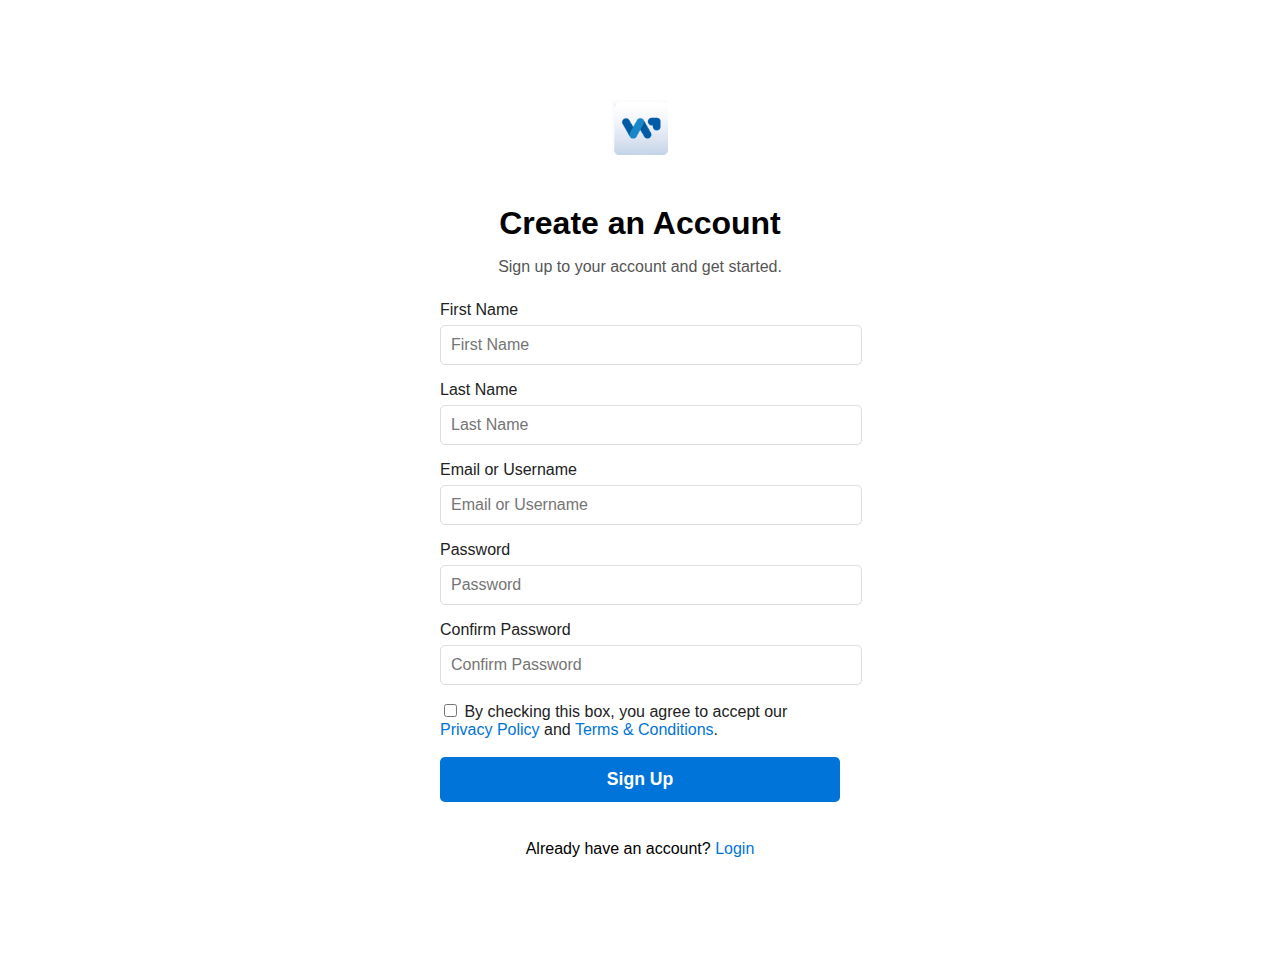
<file: signup.html>
<!DOCTYPE html>
<html lang="en">
<head>
    <meta charset="UTF-8">
    <meta name="viewport" content="width=device-width, initial-scale=1.0">
    <title>Sign Up</title>
    <link rel="stylesheet" href="assets/css/style_signup.css">
</head>
<body>
    <div class="signup-container">
        <div class="signup-logo">
            <img src="assets/logo.png" alt="Logo" />
        </div>
        <h2>Create an Account</h2>
        <p class="signup-welcome">Sign up to your account and get started.</p>
        <form class="signup-form">
            <label for="firstName">First Name</label>
            <input type="text" id="firstName" name="firstName" placeholder="First Name" required>
            <label for="lastName">Last Name</label>
            <input type="text" id="lastName" name="lastName" placeholder="Last Name" required>
            <label for="email">Email or Username</label>
            <input type="text" id="email" name="email" placeholder="Email or Username" required>
            <label for="password">Password</label>
            <input type="password" id="password" name="password" placeholder="Password" required>
            <label for="confirmPassword">Confirm Password</label>
            <input type="password" id="confirmPassword" name="confirmPassword" placeholder="Confirm Password" required>
            <div class="signup-options">
                <label><input type="checkbox" name="accept_terms" required> By checking this box, you agree to accept our <a href="#">Privacy Policy</a> and <a href="#">Terms & Conditions</a>.</label>
            </div>
            <button type="submit" class="signup-btn">Sign Up</button>
        </form>
        <div class="signup-footer">
            <span>Already have an account?</span> <a href="login.html">Login</a>
        </div>
    </div>
    <script src="assets/js/signup.js"></script>
</body>
</html>
</file>
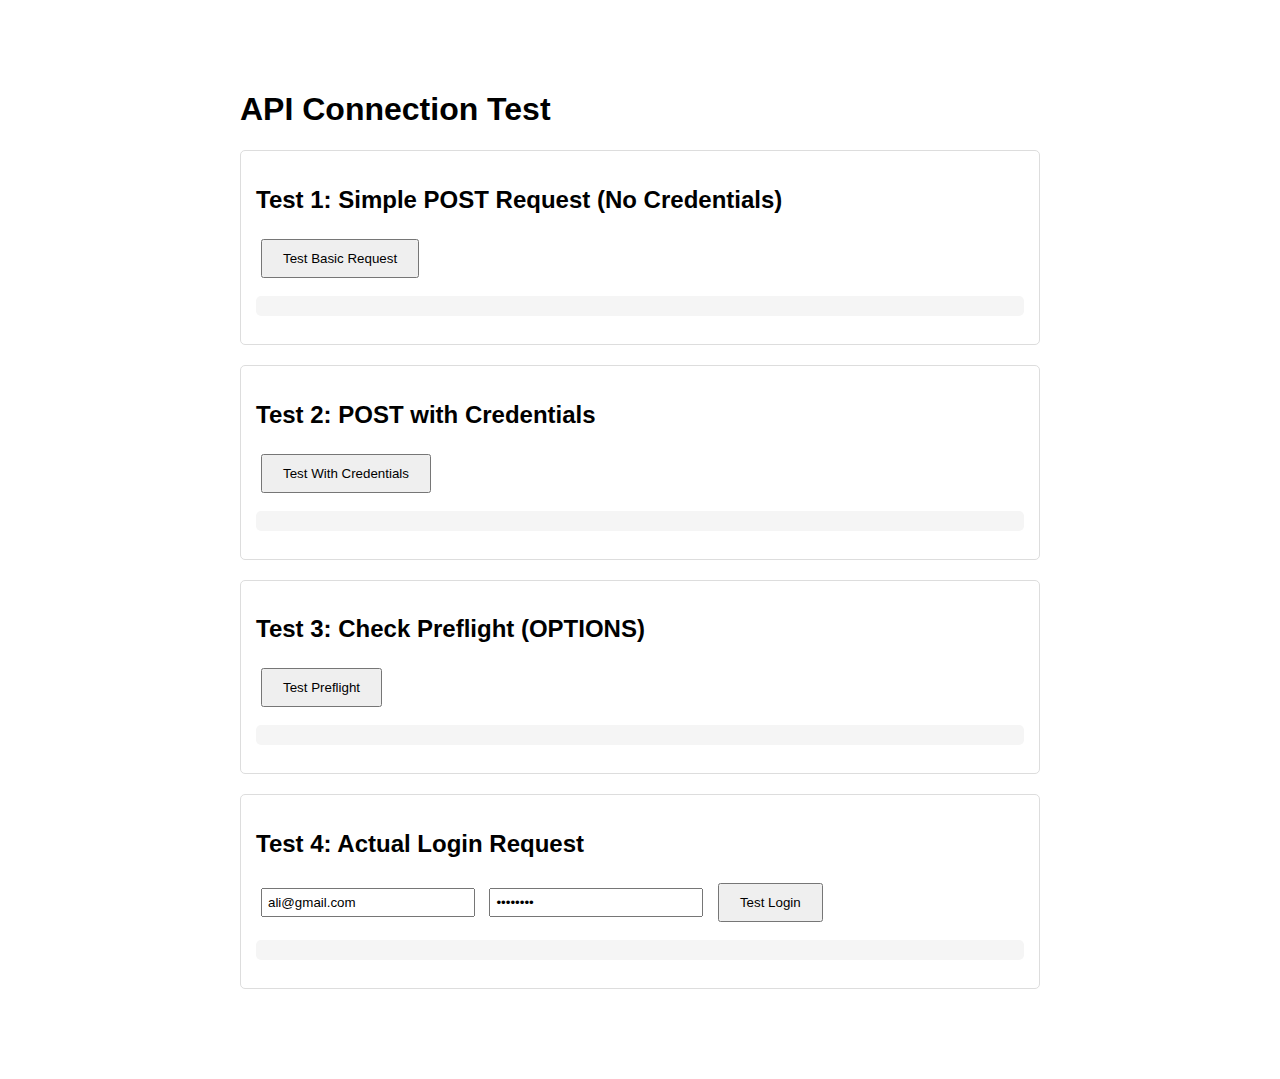
<file: test-api.html>
<!DOCTYPE html>
<html lang="en">
<head>
    <meta charset="UTF-8">
    <meta name="viewport" content="width=device-width, initial-scale=1.0">
    <title>API Connection Test</title>
    <style>
        body {
            font-family: Arial, sans-serif;
            max-width: 800px;
            margin: 50px auto;
            padding: 20px;
        }
        .test-section {
            margin: 20px 0;
            padding: 15px;
            border: 1px solid #ddd;
            border-radius: 5px;
        }
        button {
            padding: 10px 20px;
            margin: 5px;
            cursor: pointer;
        }
        pre {
            background: #f5f5f5;
            padding: 10px;
            border-radius: 5px;
            overflow-x: auto;
        }
        .success { color: green; }
        .error { color: red; }
    </style>
</head>
<body>
    <h1>API Connection Test</h1>
    
    <div class="test-section">
        <h2>Test 1: Simple POST Request (No Credentials)</h2>
        <button onclick="testBasicFetch()">Test Basic Request</button>
        <pre id="result1"></pre>
    </div>
    
    <div class="test-section">
        <h2>Test 2: POST with Credentials</h2>
        <button onclick="testWithCredentials()">Test With Credentials</button>
        <pre id="result2"></pre>
    </div>
    
    <div class="test-section">
        <h2>Test 3: Check Preflight (OPTIONS)</h2>
        <button onclick="testPreflight()">Test Preflight</button>
        <pre id="result3"></pre>
    </div>
    
    <div class="test-section">
        <h2>Test 4: Actual Login Request</h2>
        <input type="text" id="username" placeholder="Username/Email" value="ali@gmail.com" style="width: 200px; padding: 5px; margin: 5px;">
        <input type="password" id="password" placeholder="Password" value="Z@in0307" style="width: 200px; padding: 5px; margin: 5px;">
        <button onclick="testLogin()">Test Login</button>
        <pre id="result4"></pre>
    </div>

    <script>
        const API_URL = 'https://api.rjautonomous.com/Account/';
        
        function logResult(id, data, isError = false) {
            const result = document.getElementById(id);
            result.textContent = JSON.stringify(data, null, 2);
            result.className = isError ? 'error' : 'success';
        }
        
        async function testBasicFetch() {
            try {
                const response = await fetch(API_URL, {
                    method: 'POST',
                    headers: {
                        'Content-Type': 'application/json',
                    },
                    body: JSON.stringify({
                        username: 'ali@gmail.com',
                        password: 'Z@in0307'
                    })
                });
                
                const data = await response.json();
                logResult('result1', {
                    status: response.status,
                    ok: response.ok,
                    headers: Object.fromEntries(response.headers.entries()),
                    data: data
                });
            } catch (error) {
                logResult('result1', {
                    error: error.message,
                    name: error.name,
                    stack: error.stack
                }, true);
            }
        }
        
        async function testWithCredentials() {
            try {
                const response = await fetch(API_URL, {
                    method: 'POST',
                    headers: {
                        'Content-Type': 'application/json',
                    },
                    credentials: 'include',
                    body: JSON.stringify({
                        username: 'ali@gmail.com',
                        password: 'Z@in0307'
                    })
                });
                
                const data = await response.json();
                logResult('result2', {
                    status: response.status,
                    ok: response.ok,
                    headers: Object.fromEntries(response.headers.entries()),
                    data: data
                });
            } catch (error) {
                logResult('result2', {
                    error: error.message,
                    name: error.name,
                    note: 'This might fail if backend uses Access-Control-Allow-Origin: * with credentials'
                }, true);
            }
        }
        
        async function testPreflight() {
            try {
                // OPTIONS request (preflight)
                const response = await fetch(API_URL, {
                    method: 'OPTIONS',
                    headers: {
                        'Content-Type': 'application/json',
                    }
                });
                
                logResult('result3', {
                    status: response.status,
                    ok: response.ok,
                    headers: Object.fromEntries(response.headers.entries()),
                    note: 'Preflight requests must return 200/204 with CORS headers'
                });
            } catch (error) {
                logResult('result3', {
                    error: error.message,
                    note: 'Preflight failed - check CORS headers on backend'
                }, true);
            }
        }
        
        async function testLogin() {
            const username = document.getElementById('username').value;
            const password = document.getElementById('password').value;
            
            try {
                const response = await fetch(API_URL, {
                    method: 'POST',
                    headers: {
                        'Content-Type': 'application/json',
                    },
                    body: JSON.stringify({
                        username: username,
                        password: password
                    })
                });
                
                if (!response.ok) {
                    throw new Error(`HTTP ${response.status}: ${response.statusText}`);
                }
                
                const data = await response.json();
                logResult('result4', {
                    success: true,
                    status: response.status,
                    user: data,
                    note: 'Login successful! User data received.'
                });
            } catch (error) {
                logResult('result4', {
                    error: error.message,
                    name: error.name,
                    note: 'Check Network tab for more details'
                }, true);
            }
        }
    </script>
</body>
</html>
</file>
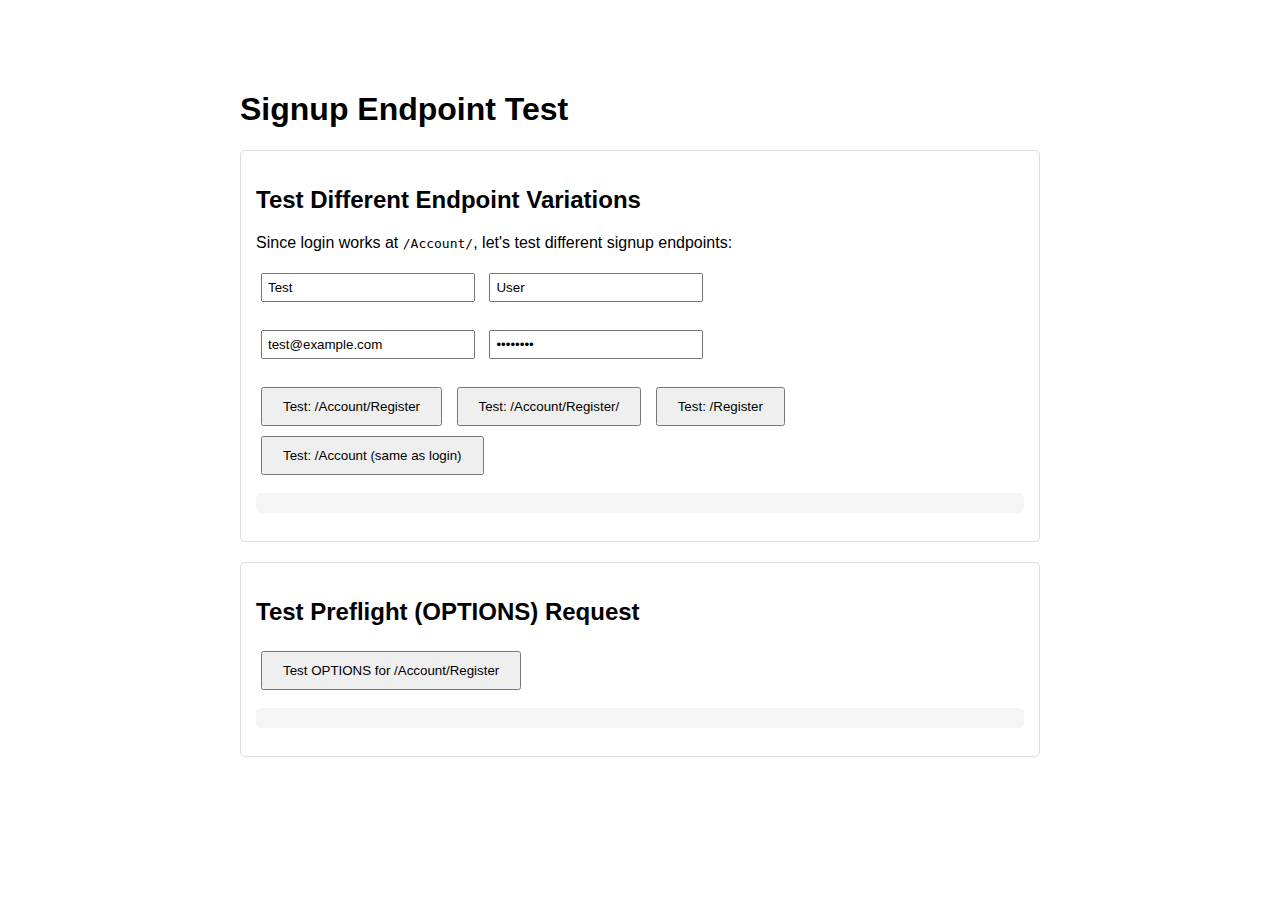
<file: test-signup.html>
<!DOCTYPE html>
<html lang="en">
<head>
    <meta charset="UTF-8">
    <meta name="viewport" content="width=device-width, initial-scale=1.0">
    <title>Signup API Test</title>
    <style>
        body {
            font-family: Arial, sans-serif;
            max-width: 800px;
            margin: 50px auto;
            padding: 20px;
        }
        .test-section {
            margin: 20px 0;
            padding: 15px;
            border: 1px solid #ddd;
            border-radius: 5px;
        }
        button {
            padding: 10px 20px;
            margin: 5px;
            cursor: pointer;
        }
        pre {
            background: #f5f5f5;
            padding: 10px;
            border-radius: 5px;
            overflow-x: auto;
            max-height: 400px;
            overflow-y: auto;
        }
        .success { color: green; }
        .error { color: red; }
        input {
            padding: 5px;
            margin: 5px;
            width: 200px;
        }
    </style>
</head>
<body>
    <h1>Signup Endpoint Test</h1>
    
    <div class="test-section">
        <h2>Test Different Endpoint Variations</h2>
        <p>Since login works at <code>/Account/</code>, let's test different signup endpoints:</p>
        
        <input type="text" id="firstName" placeholder="First Name" value="Test">
        <input type="text" id="lastName" placeholder="Last Name" value="User"><br><br>
        <input type="text" id="email" placeholder="Email" value="test@example.com">
        <input type="password" id="password" placeholder="Password" value="Test123!"><br><br>
        
        <button onclick="testEndpoint('/Account/Register')">Test: /Account/Register</button>
        <button onclick="testEndpoint('/Account/Register/')">Test: /Account/Register/</button>
        <button onclick="testEndpoint('/Register')">Test: /Register</button>
        <button onclick="testEndpoint('/Account')">Test: /Account (same as login)</button>
        
        <pre id="result"></pre>
    </div>
    
    <div class="test-section">
        <h2>Test Preflight (OPTIONS) Request</h2>
        <button onclick="testPreflight('/Account/Register')">Test OPTIONS for /Account/Register</button>
        <pre id="preflightResult"></pre>
    </div>

    <script>
        const BASE_URL = 'https://api.rjautonomous.com';
        
        function logResult(id, data, isError = false) {
            const result = document.getElementById(id);
            result.textContent = JSON.stringify(data, null, 2);
            result.className = isError ? 'error' : 'success';
        }
        
        async function testEndpoint(endpoint) {
            const firstName = document.getElementById('firstName').value;
            const lastName = document.getElementById('lastName').value;
            const email = document.getElementById('email').value;
            const password = document.getElementById('password').value;
            
            const url = `${BASE_URL}${endpoint}`;
            const payload = {
                username: email,
                email: email,
                password: password,
                firstName: firstName,
                lastName: lastName,
                companyName: 'freelance'
            };
            
            try {
                console.log(`Testing: ${url}`);
                
                const response = await fetch(url, {
                    method: 'POST',
                    headers: {
                        'Content-Type': 'application/json',
                    },
                    body: JSON.stringify(payload)
                });
                
                console.log('Response:', response);
                
                const data = await response.json().catch(() => ({ text: 'No JSON response' }));
                
                logResult('result', {
                    endpoint: endpoint,
                    url: url,
                    status: response.status,
                    ok: response.ok,
                    statusText: response.statusText,
                    headers: Object.fromEntries(response.headers.entries()),
                    data: data
                }, !response.ok);
            } catch (error) {
                logResult('result', {
                    endpoint: endpoint,
                    url: url,
                    error: error.message,
                    name: error.name,
                    stack: error.stack?.split('\n').slice(0, 5).join('\n')
                }, true);
            }
        }
        
        async function testPreflight(endpoint) {
            const url = `${BASE_URL}${endpoint}`;
            
            try {
                const response = await fetch(url, {
                    method: 'OPTIONS',
                    headers: {
                        'Content-Type': 'application/json',
                    }
                });
                
                logResult('preflightResult', {
                    endpoint: endpoint,
                    url: url,
                    status: response.status,
                    ok: response.ok,
                    headers: Object.fromEntries(response.headers.entries()),
                    note: 'Preflight should return 200/204 with CORS headers'
                });
            } catch (error) {
                logResult('preflightResult', {
                    endpoint: endpoint,
                    error: error.message,
                    note: 'Preflight failed - backend needs to handle OPTIONS requests'
                }, true);
            }
        }
    </script>
</body>
</html>
</file>
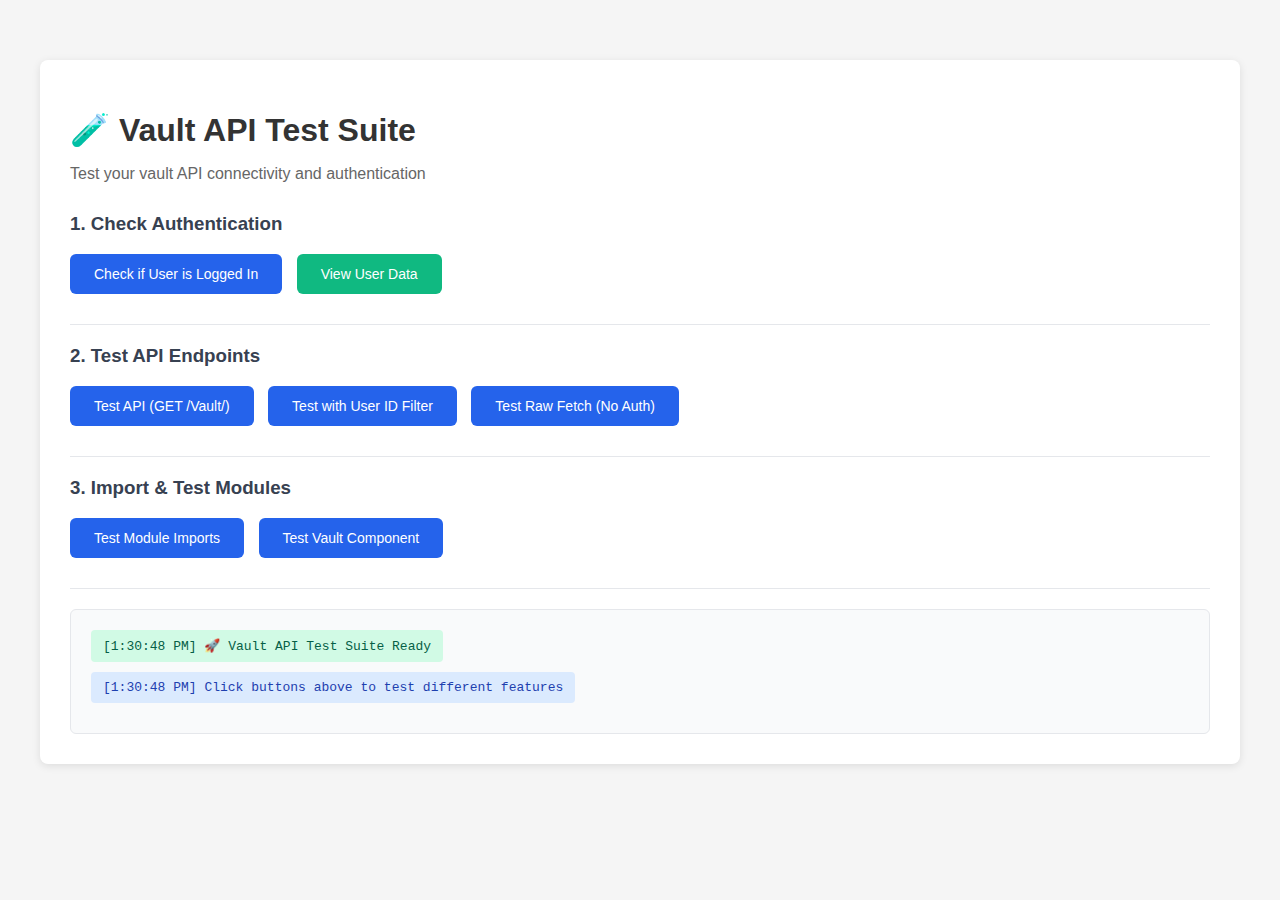
<file: test-vault-api.html>
<!DOCTYPE html>
<html lang="en">
<head>
    <meta charset="UTF-8">
    <meta name="viewport" content="width=device-width, initial-scale=1.0">
    <title>Vault API Test</title>
    <style>
        body {
            font-family: Arial, sans-serif;
            max-width: 1200px;
            margin: 40px auto;
            padding: 20px;
            background: #f5f5f5;
        }
        .container {
            background: white;
            padding: 30px;
            border-radius: 8px;
            box-shadow: 0 2px 8px rgba(0,0,0,0.1);
        }
        h1 {
            color: #333;
            margin-bottom: 10px;
        }
        .subtitle {
            color: #666;
            margin-bottom: 30px;
        }
        button {
            background: #2563eb;
            color: white;
            border: none;
            padding: 12px 24px;
            border-radius: 6px;
            cursor: pointer;
            font-size: 14px;
            margin-right: 10px;
            margin-bottom: 10px;
        }
        button:hover {
            background: #1d4ed8;
        }
        button.success {
            background: #10b981;
        }
        button.success:hover {
            background: #059669;
        }
        #output {
            background: #f9fafb;
            border: 1px solid #e5e7eb;
            border-radius: 6px;
            padding: 20px;
            margin-top: 20px;
            white-space: pre-wrap;
            font-family: 'Courier New', monospace;
            font-size: 13px;
            max-height: 500px;
            overflow-y: auto;
        }
        .status {
            padding: 8px 12px;
            border-radius: 4px;
            display: inline-block;
            margin-bottom: 10px;
            font-size: 13px;
        }
        .status.success {
            background: #d1fae5;
            color: #065f46;
        }
        .status.error {
            background: #fee2e2;
            color: #991b1b;
        }
        .status.info {
            background: #dbeafe;
            color: #1e40af;
        }
        .test-section {
            margin-bottom: 20px;
            padding-bottom: 20px;
            border-bottom: 1px solid #e5e7eb;
        }
        .test-section:last-child {
            border-bottom: none;
        }
        .test-section h3 {
            margin-top: 0;
            color: #374151;
        }
    </style>
</head>
<body>
    <div class="container">
        <h1>🧪 Vault API Test Suite</h1>
        <p class="subtitle">Test your vault API connectivity and authentication</p>

        <div class="test-section">
            <h3>1. Check Authentication</h3>
            <button onclick="checkAuth()">Check if User is Logged In</button>
            <button onclick="viewUser()" class="success">View User Data</button>
        </div>

        <div class="test-section">
            <h3>2. Test API Endpoints</h3>
            <button onclick="testAPI()">Test API (GET /Vault/)</button>
            <button onclick="testAPIWithUser()">Test with User ID Filter</button>
            <button onclick="testAPIRaw()">Test Raw Fetch (No Auth)</button>
        </div>

        <div class="test-section">
            <h3>3. Import & Test Modules</h3>
            <button onclick="testModules()">Test Module Imports</button>
            <button onclick="testVaultComponent()">Test Vault Component</button>
        </div>

        <div id="output"></div>
    </div>

    <script type="module">
        // Import necessary modules
        import apiClient from './assets/js/api-client.js';
        import { getCurrentUser, isAuthenticated } from './assets/js/auth-api.js';

        const output = document.getElementById('output');

        function log(message, type = 'info') {
            const timestamp = new Date().toLocaleTimeString();
            const statusClass = type === 'success' ? 'success' : type === 'error' ? 'error' : 'info';
            output.innerHTML += `<div class="status ${statusClass}">[${timestamp}] ${message}</div>\n`;
            console.log(message);
        }

        function clear() {
            output.innerHTML = '';
        }

        // Check Authentication
        window.checkAuth = function() {
            clear();
            log('Checking authentication status...', 'info');
            
            const authenticated = isAuthenticated();
            const user = getCurrentUser();
            
            if (authenticated && user) {
                log(`✅ User is authenticated!`, 'success');
                log(`User ID: ${user.id}`, 'info');
                log(`Username: ${user.username}`, 'info');
            } else {
                log(`❌ User is NOT authenticated`, 'error');
                log(`Please login first at login.html`, 'error');
            }
        };

        // View User Data
        window.viewUser = function() {
            clear();
            const user = getCurrentUser();
            
            if (user) {
                log('📋 User Data:', 'success');
                output.innerHTML += JSON.stringify(user, null, 2);
            } else {
                log('❌ No user data found', 'error');
            }
        };

        // Test API with apiClient
        window.testAPI = async function() {
            clear();
            log('🔍 Testing API: GET /Vault/', 'info');
            
            try {
                const vaults = await apiClient.get('/Vault/');
                log(`✅ API Success! Received ${vaults.length} vaults`, 'success');
                output.innerHTML += '\n' + JSON.stringify(vaults, null, 2);
            } catch (error) {
                log(`❌ API Error: ${error.message}`, 'error');
                output.innerHTML += '\n' + JSON.stringify(error, null, 2);
            }
        };

        // Test API with User ID
        window.testAPIWithUser = async function() {
            clear();
            const user = getCurrentUser();
            
            if (!user || !user.id) {
                log('❌ No user logged in', 'error');
                return;
            }
            
            log(`🔍 Testing API: GET /Vault/?userId=${user.id}`, 'info');
            
            try {
                const vaults = await apiClient.get(`/Vault/?userId=${user.id}`);
                log(`✅ API Success! Received ${vaults.length} vaults for user ${user.id}`, 'success');
                
                // Filter by createdBy
                const myVaults = vaults.filter(v => v.createdBy === user.id);
                log(`📊 Vaults created by you: ${myVaults.length}`, 'info');
                
                output.innerHTML += '\n' + JSON.stringify(myVaults, null, 2);
            } catch (error) {
                log(`❌ API Error: ${error.message}`, 'error');
                output.innerHTML += '\n' + JSON.stringify(error, null, 2);
            }
        };

        // Test Raw Fetch
        window.testAPIRaw = async function() {
            clear();
            log('🔍 Testing Raw Fetch: GET https://api.rjautonomous.com/Vault/', 'info');
            
            try {
                const response = await fetch('https://api.rjautonomous.com/Vault/');
                
                if (!response.ok) {
                    throw new Error(`HTTP ${response.status}: ${response.statusText}`);
                }
                
                const vaults = await response.json();
                log(`✅ Raw Fetch Success! Received ${vaults.length} vaults`, 'success');
                output.innerHTML += '\n' + JSON.stringify(vaults.slice(0, 3), null, 2);
                log(`\n(Showing first 3 vaults only)`, 'info');
            } catch (error) {
                log(`❌ Raw Fetch Error: ${error.message}`, 'error');
            }
        };

        // Test Modules
        window.testModules = async function() {
            clear();
            log('🧩 Testing Module Imports...', 'info');
            
            try {
                log('✅ api-client.js imported successfully', 'success');
                log('✅ auth-api.js imported successfully', 'success');
                log(`✅ apiClient.baseURL = ${apiClient.baseURL}`, 'info');
                
                const user = getCurrentUser();
                if (user) {
                    log(`✅ getCurrentUser() works - User ID: ${user.id}`, 'success');
                } else {
                    log(`⚠️ getCurrentUser() returned null (not logged in)`, 'error');
                }
            } catch (error) {
                log(`❌ Module Import Error: ${error.message}`, 'error');
            }
        };

        // Test Vault Component
        window.testVaultComponent = function() {
            clear();
            log('🧩 Testing Vault Component Functions...', 'info');
            
            if (typeof window.loadVaults === 'function') {
                log('✅ window.loadVaults is available', 'success');
                log('Calling loadVaults()...', 'info');
                window.loadVaults();
            } else {
                log('❌ window.loadVaults is NOT available', 'error');
                log('Make sure vault_component.js is loaded', 'error');
            }
            
            if (typeof window.openCreateVaultModal === 'function') {
                log('✅ window.openCreateVaultModal is available', 'success');
            } else {
                log('❌ window.openCreateVaultModal is NOT available', 'error');
            }
        };

        // Auto-run auth check on page load
        window.addEventListener('load', () => {
            setTimeout(() => {
                log('🚀 Vault API Test Suite Ready', 'success');
                log('Click buttons above to test different features', 'info');
            }, 100);
        });
    </script>
</body>
</html>
</file>
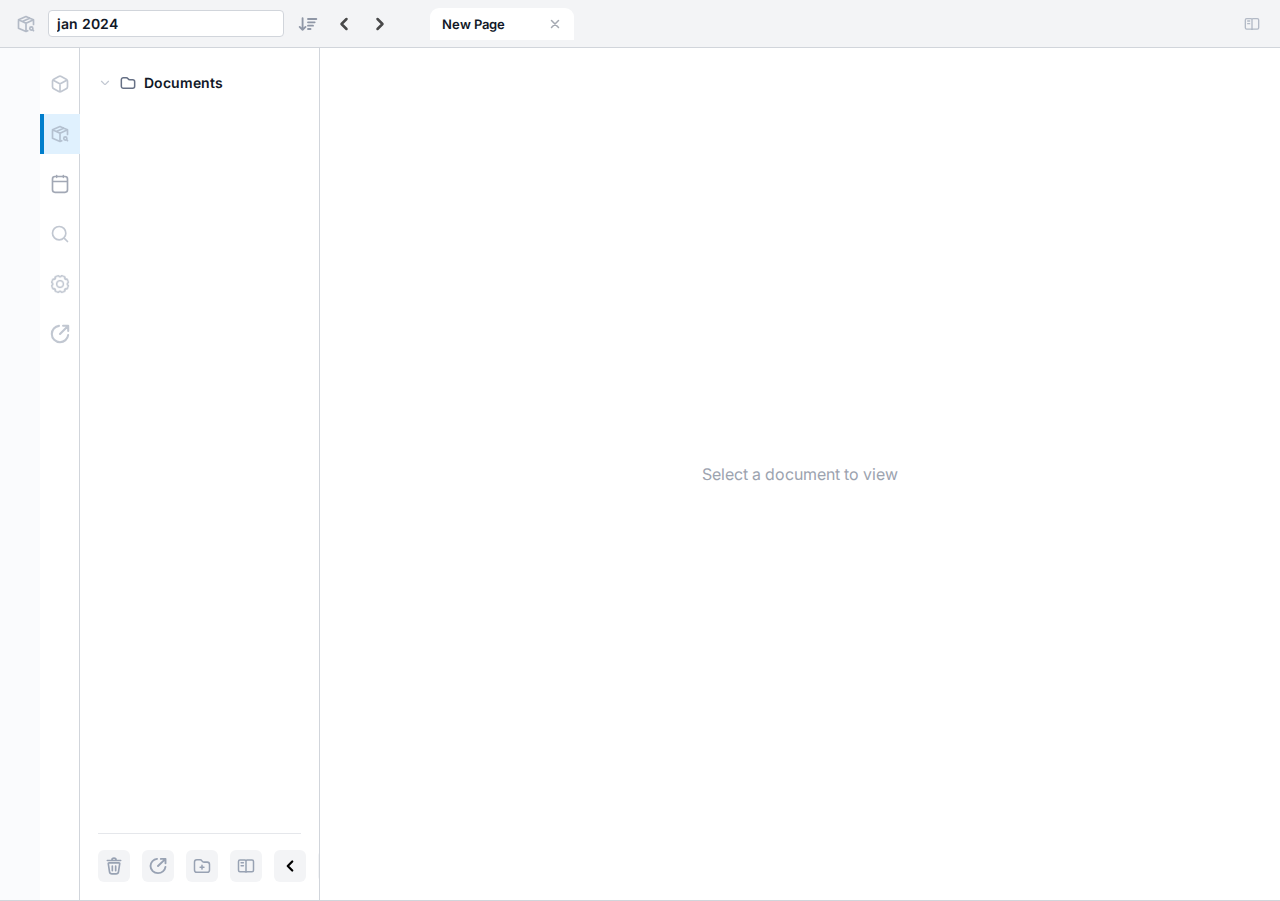
<file: vault.html>
<!DOCTYPE html>
<html lang="en">
<head>
  <meta charset="utf-8" />
  <meta name="viewport" content="width=device-width, initial-scale=1" />
  <title>Vault - jan 2024</title>

  <!-- CSS Files -->
  <link href="https://fonts.googleapis.com/css2?family=Inter:wght@400;500;600&display=swap" rel="stylesheet">
  <link rel="stylesheet" href="assets/css/dashboard.css" />
  <link rel="stylesheet" href="assets/css/sidebar.css" />
  
  <style>
    :root {
      --accent: #2563eb;
      --muted: #6b7280;
      --card-border: #e5e7eb;
      --bg: #fafbfd;
    }

    body {
      margin: 0;
      padding: 0;
      font-family: 'Inter', sans-serif;
      background: var(--bg);
      border-bottom: 1px solid #d1d5db;
    }

    .page-container {
      display: flex;
      min-height: 100vh;
      background: var(--bg);
    }

    /* Top Bar Integrated */
    .top-bar-integrated {
      position: fixed;
      top: 0;
      left: 0;
      right: 0;
      height: 48px;
      background: #f3f4f6;
      border-bottom: 1px solid #d1d5db;
      display: flex;
      align-items: stretch;
      z-index: 100;
    }

    .top-bar-left {
      display: flex;
      align-items: center;
      gap: 12px;
      padding: 0 16px;
      flex-shrink: 0;
    }

    .top-bar-logo {
      width: 20px;
      height: 20px;
      opacity: 0.7;
    }

    .top-bar-input {
      font-size: 14px;
      font-weight: 600;
      color: #111827;
      border: 1px solid #d1d5db;
      outline: none;
      background: white;
      padding: 4px 8px;
      border-radius: 4px;
    }

    .top-bar-right {
      display: flex;
      align-items: center;
      gap: 8px;
      padding: 0 16px;
      flex-shrink: 0;
    }

    .top-bar-icon {
      width: 24px;
      height: 24px;
      cursor: pointer;
      border-radius: 6px;
      background: #f3f4f6;
      display: flex;
      align-items: center;
      justify-content: center;
      transition: background 0.2s;
      opacity: 0.7;
      padding: 2px;
    }

    .top-bar-icon:hover {
      background: #e5e7eb;
      opacity: 1;
    }

    .top-bar-icon img {
      width: 16px;
      height: 16px;
    }

    .top-bar-plus-icon {
      width: 20px;
      height: 20px;
      padding: 1px;
      cursor: pointer;
      opacity: 0.7;
      margin-left: auto;
    }

    .top-bar-plus-icon:hover {
      opacity: 1;
    }

    /* Top Bar Tabs Section */
    .top-bar-tabs {
      display: flex;
      align-items: center;
      gap: 8px;
      flex: 1;
      padding: 0 12px;
      overflow: hidden;
    }

    .tabs-container {
      display: flex;
      align-items: center;
      gap: 2px;
      flex: 1;
      overflow-x: auto;
      overflow-y: hidden;
    }

    .tab-item {
      display: flex;
      align-items: center;
      gap: 2px;
      padding: 8px 12px;
      background: #e5e7eb;
      border-radius: 9px 9px 0 0;
      font-size: 13px;
      color: #6b7280;
      cursor: pointer;
      white-space: nowrap;
      min-width: 144px;
      justify-content: space-between;
      height: 100%;
      border-bottom: 2px solid transparent;
      position: relative;
    }

    .tab-item.active {
      background: white;
      color: #111827;
      font-weight: 600;
      border-bottom: none;
      border-left: none;
      border-right: none;
      margin-left: 10px;
    }

    .tab-item .tab-close {
      width: 14px;
      height: 14px;
      opacity: 0.6;
      cursor: pointer;
      flex-shrink: 0;
    }

    .tab-item .tab-close:hover {
      opacity: 1;
    }

    .tab-actions {
      display: flex;
      align-items: center;
      gap: 8px;
      flex-shrink: 0;
    }

    .tab-action-icon {
      width: 16px;
      height: 16px;
      opacity: 0.6;
      cursor: pointer;
      padding: 2px;
    }

    .tab-action-icon:hover {
      opacity: 1;
    }

    /* Modal Styles */
    .modal-overlay {
      position: fixed;
      top: 0;
      left: 0;
      width: 100%;
      height: 100%;
      background: rgba(0, 0, 0, 0.5);
      display: none;
      justify-content: center;
      align-items: center;
      z-index: 1000;
    }

    .modal-overlay.show {
      display: flex;
    }

    .modal-dialog {
      background: white;
      border-radius: 12px;
      padding: 0;
      width: 400px;
      max-width: 90vw;
      box-shadow: 0 10px 25px rgba(0, 0, 0, 0.2);
    }

    .modal-header {
      display: flex;
      justify-content: space-between;
      align-items: center;
      padding: 20px 24px 16px 24px;
      border-bottom: 1px solid #e5e7eb;
    }

    .modal-title {
      margin: 0;
      font-size: 18px;
      font-weight: 600;
      color: #111827;
    }

    .modal-close {
      background: none;
      border: none;
      cursor: pointer;
      padding: 4px;
      border-radius: 6px;
      display: flex;
      align-items: center;
      justify-content: center;
    }

    .modal-close:hover {
      background: #f3f4f6;
    }

    .modal-body {
      padding: 20px 24px;
    }

    .vault-name-input {
      width: 100%;
      padding: 12px 16px;
      border: 1px solid #d1d5db;
      border-radius: 8px;
      font-size: 14px;
      outline: none;
      box-sizing: border-box;
    }

    .vault-name-input:focus {
      border-color: #2563eb;
      box-shadow: 0 0 0 3px rgba(37, 99, 235, 0.1);
    }

    .modal-footer {
      display: flex;
      justify-content: flex-end;
      gap: 12px;
      padding: 16px 24px 20px 24px;
    }

    .btn-cancel {
      background: white;
      border: 1px solid #d1d5db;
      color: #374151;
      padding: 8px 16px;
      border-radius: 8px;
      cursor: pointer;
      font-size: 14px;
      font-weight: 500;
    }

    .btn-cancel:hover {
      background: #f9fafb;
    }

    .btn-create {
      background: #2563eb;
      border: none;
      color: white;
      padding: 8px 16px;
      border-radius: 8px;
      cursor: pointer;
      font-size: 14px;
      font-weight: 500;
    }

    .btn-create:hover {
      background: #1d4ed8;
    }

    /* Folder Info Modal Styles */
    .info-item {
      display: flex;
      justify-content: space-between;
      padding: 8px 0;
      border-bottom: 1px solid #f3f4f6;
    }

    .info-item:last-child {
      border-bottom: none;
    }

    .info-label {
      font-weight: 600;
      color: #374151;
      font-size: 14px;
      width: 150px;
      flex-shrink: 0;
    }

    .info-value {
      color: #6b7280;
      font-size: 14px;
      flex: 1;
      text-align: right;
    }

    .main-container {
      display: flex;
      margin-top: 48px; /* Only integrated top bar */
      height: calc(100vh - 48px);
    }

    #sidebar-container {
      display: flex;
      width: 280px;
      min-width: 280px;
      flex-shrink: 0;
      height: calc(100vh - 48px);
      overflow: hidden;
      background: #fff;
    }

    /* Sidebar Content */
    .sidebar-content {
      width: 100%;
      background: #fff;
      border-right: 1px solid #d1d5db;
      padding: 18px;
      display: flex;
      flex-direction: column;
      height: 100%;
      min-height: 100%;
      overflow-y: auto;
      overflow-x: hidden;
      box-sizing: border-box;
    }

    .documents-section {
      margin-bottom: 20px;
    }

    .documents-content {
      min-height: 400px;
      overflow-y: auto;
    }

    .documents-header {
      display: flex;
      align-items: center;
      gap: 8px;
      padding: 8px 0;
      cursor: pointer;
    }

    .documents-title {
      font-size: 14px;
      font-weight: 600;
      color: #111827;
    }

    .chevron-icon {
      width: 14px;
      height: 14px;
      opacity: 0.6;
    }

    /* Context Menu Styles */
    .context-menu {
      position: fixed;
      background: white;
      border-radius: 8px;
      box-shadow: 0 4px 12px rgba(0, 0, 0, 0.15);
      padding: 4px;
      z-index: 10000;
      display: none;
      min-width: 200px;
    }

    .context-menu.show {
      display: block;
    }

    .context-menu-item {
      display: flex;
      align-items: center;
      justify-content: space-between;
      padding: 8px 12px;
      cursor: pointer;
      border-radius: 4px;
      font-size: 14px;
      color: #111827;
      position: relative;
    }

    .context-menu-item:hover {
      background: #f3f4f6;
    }

    .menu-arrow {
      width: 12px;
      height: 12px;
      opacity: 0.5;
      margin-left: auto;
    }

    .context-submenu {
      position: absolute;
      left: 100%;
      top: 0;
      background: white;
      border-radius: 8px;
      box-shadow: 0 4px 12px rgba(0, 0, 0, 0.15);
      padding: 4px;
      min-width: 150px;
      margin-left: 8px;
      display: none;
    }

    .context-menu-item:hover .context-submenu {
      display: block;
      animation: fadeIn 0.2s ease-in;
    }

    @keyframes fadeIn {
      from { opacity: 0; }
      to { opacity: 1; }
    }

    /* Keep submenu visible when hovering over it */
    .context-submenu:hover {
      display: block !important;
    }

    .context-submenu {
      pointer-events: auto;
    }

    .sidebar-footer-actions {
      margin-top: auto;
      flex-shrink: 0;
    }


    .documents-content {
      min-height: 200px;
      color: #6b7280;
      font-size: 13px;
    }

    .sidebar-footer-actions {
      display: flex !important;
      flex-direction: row !important;
      gap: 12px;
      align-items: center;
      justify-content: flex-start;
      margin-top: auto;
      padding-top: 16px;
      border-top: 1px solid #e5e7eb;
      flex-shrink: 0;
    }

    .sidebar-footer-actions .icon-wrapper {
      width: 32px !important;
      height: 32px !important;
      min-width: 32px !important;
      min-height: 32px !important;
      display: flex !important;
      align-items: center !important;
      justify-content: center !important;
      border-radius: 6px;
      cursor: pointer;
      transition: background 0.2s;
      visibility: visible !important;
      opacity: 1 !important;
      flex-shrink: 0 !important;
    }

    .sidebar-footer-actions .icon-wrapper:hover {
      background: rgba(0, 0, 0, 0.05);
    }

    .sidebar-footer-actions .footer-icon {
      width: 18px !important;
      height: 18px !important;
      min-width: 18px !important;
      min-height: 18px !important;
      opacity: 1 !important;
      display: block !important;
      visibility: visible !important;
      object-fit: contain !important;
      flex-shrink: 0 !important;
    }
    
    /* Ensure all images in sidebar are visible */
    .sidebar-content img {
      display: block;
      max-width: 100%;
      height: auto;
    }
    
    .sidebar-content .chevron-icon,
    .sidebar-content .menu-arrow {
      display: inline-block;
      vertical-align: middle;
    }

    /* Main Content Area */
    .page-content {
      flex: 1;
      padding: 0;
      overflow: auto;
      background: #fff;
    }

    .content-placeholder {
      display: flex;
      align-items: center;
      justify-content: center;
      height: 100%;
      color: #9ca3af;
      font-size: 16px;
    }

    /* Page Content Component Styles */
    .page-content-container {
      padding: 40px;
      max-width: 1200px;
      margin: 0 auto;
      margin-bottom: 100px;
      min-height: calc(100vh - 100px);
    }

    .page-header {
      display: flex;
      justify-content: space-between;
      align-items: flex-start;
      margin-bottom: 24px;
    }

    .page-title-section {
      flex: 1;
    }

    .page-title {
      font-size: 32px;
      font-weight: 600;
      color: #111827;
      margin: 0 0 8px 0;
    }

    .page-breadcrumb {
      font-size: 14px;
      color: #6b7280;
    }

    .page-actions {
      display: flex;
      gap: 12px;
      align-items: center;
    }

    .page-action-icon {
      width: 32px;
      height: 32px;
      cursor: pointer;
      border-radius: 6px;
      background: #f3f4f6;
      display: flex;
      align-items: center;
      justify-content: center;
    }

    .page-action-icon:hover {
      background: #e5e7eb;
    }

    .page-action-icon img {
      width: 16px;
      height: 16px;
    }

    /* Right Sidebar */
    .right-sidebar {
      position: fixed;
      top: 0;
      right: -320px;
      width: 320px;
      height: 100vh;
      background: white;
      box-shadow: -2px 0 8px rgba(0, 0, 0, 0.1);
      transition: right 0.3s ease-in-out;
      z-index: 1000;
      display: flex;
      flex-direction: column;
    }

    .right-sidebar.show {
      right: 0;
    }

    /* Backdrop for right sidebar */
    .right-sidebar::before {
      content: '';
      position: fixed;
      top: 0;
      left: 0;
      width: 100%;
      height: 100%;
      background: rgba(0, 0, 0, 0.3);
      opacity: 0;
      pointer-events: none;
      transition: opacity 0.3s ease-in-out;
      z-index: -1;
    }

    .right-sidebar.show::before {
      opacity: 1;
      pointer-events: auto;
    }

    .right-sidebar-header {
      display: flex;
      align-items: center;
      justify-content: space-between;
      gap: 12px;
      padding: 16px;
      border-bottom: 1px solid #e5e7eb;
      background-color: white;
    }

    .right-sidebar-close {
      width: 18px;
      height: 18px;
      cursor: pointer;
      opacity: 0.6;
      transition: opacity 0.2s;
    }

    .right-sidebar-close:hover {
      opacity: 1;
    }

    .right-sidebar-icon {
      width: 20px;
      height: 20px;
      opacity: 0.6;
      cursor: pointer;
    }

    .right-sidebar-icon:hover {
      opacity: 1;
    }

    .right-sidebar-content {
      padding: 16px;
      overflow-y: auto;
      flex: 1;
      background-color: white;
    }

    .right-sidebar-section {
      margin-bottom: 24px;
    }

    .right-sidebar-section:last-child {
      margin-bottom: 0;
    }

    .right-sidebar-title {
      font-size: 12px;
      font-weight: 600;
      color: #374151;
      text-transform: uppercase;
      margin-bottom: 12px;
      letter-spacing: 0.5px;
    }

    .right-sidebar-item {
      display: flex;
      align-items: center;
      gap: 4px;
      padding: 8px 0;
      font-size: 14px;
      color: #6b7280;
    }

    .referenced-item {
      display: flex;
      align-items: center;
      gap: 8px;
      padding: 8px 0;
      cursor: pointer;
    }

    .referenced-item:hover {
      color: #111827;
    }

    .referenced-item img {
      width: 16px;
      height: 16px;
      opacity: 0.5;
    }

    /* Tasks Component */
    .tasks-component {
      background: white;
      border-radius: 12px;
      padding: 24px;
      box-shadow: 0 1px 3px rgba(0, 0, 0, 0.1);
      margin-bottom: 24px;
    }

    .tasks-header {
      display: flex;
      justify-content: space-between;
      align-items: center;
      margin-bottom: 20px;
    }

    .tasks-title {
      font-size: 18px;
      font-weight: 600;
      color: #111827;
      margin: 0;
    }

    .tasks-controls {
      display: flex;
      align-items: center;
      gap: 12px;
    }

    .add-column-btn {
      background: white;
      border: 1px solid #d1d5db;
      color: #374151;
      padding: 6px 12px;
      border-radius: 6px;
      cursor: pointer;
      font-size: 14px;
      font-weight: 500;
    }

    .add-column-btn:hover {
      background: #f9fafb;
    }

    .tasks-icon {
      width: 18px;
      height: 18px;
      opacity: 0.6;
      cursor: pointer;
    }

    .tasks-table-container {
      margin-bottom: 16px;
    }

    .tasks-table {
      width: 100%;
      border-collapse: collapse;
    }

    .tasks-table thead {
      background: #f9fafb;
    }

    .tasks-table th {
      padding: 12px;
      text-align: left;
      font-size: 12px;
      font-weight: 600;
      color: #6b7280;
      border-bottom: 1px solid #e5e7eb;
    }

    .tasks-table td {
      padding: 12px;
      text-align: left;
      font-size: 14px;
      color: #111827;
      border-bottom: 1px solid #e5e7eb;
    }

    .tasks-table .empty-state {
      text-align: center;
      color: #9ca3af;
      font-style: italic;
    }

    .tasks-table .task-row {
      background: #f9fafb;
    }

    .task-input {
      width: 100%;
      border: none;
      background: transparent;
      padding: 4px;
      font-size: 14px;
      outline: none;
    }

    .task-input[type="date"] {
      cursor: pointer;
    }

    .task-input[type="date"]::-webkit-calendar-picker-indicator {
      cursor: pointer;
      opacity: 0;
    }

    .card-date-input {
      cursor: pointer;
    }

    .card-date-input::-webkit-calendar-picker-indicator {
      opacity: 0;
    }

    .add-row-btn {
      background: white;
      border: 1px solid #d1d5db;
      color: #374151;
      padding: 8px 16px;
      border-radius: 6px;
      cursor: pointer;
      font-size: 14px;
      font-weight: 500;
    }

    .add-row-btn:hover {
      background: #f9fafb;
    }

    /* Cards Section */
    .cards-section {
      margin-bottom: 24px;
      display: none; /* Hidden by default */
    }

    .cards-title {
      font-size: 24px;
      font-weight: 600;
      color: #111827;
      margin-bottom: 20px;
    }

    .cards-container {
      position: relative;
      min-height: 400px;
      background: #fafafa;
      border-radius: 12px;
      padding: 20px;
    }

    .card {
      position: absolute;
      width: 250px;
      padding: 16px;
      border-radius: 8px;
      box-shadow: 0 2px 8px rgba(0, 0, 0, 0.1);
      cursor: move;
      transition: transform 0.2s;
      background: white;
    }

    .card:hover {
      transform: translateY(-2px);
      box-shadow: 0 4px 12px rgba(0, 0, 0, 0.15);
    }

    .card-header {
      display: flex;
      justify-content: space-between;
      align-items: center;
      margin-bottom: 8px;
    }

    .card-title {
      font-size: 16px;
      font-weight: 600;
      color: #111827;
      margin: 0;
    }

    .card-delete:hover {
      opacity: 1;
    }

    .card-priority {
      font-size: 12px;
      color: #6b7280;
      margin-bottom: 8px;
      font-weight: 500;
    }

    .card-description {
      font-size: 14px;
      color: #374151;
      margin-bottom: 12px;
      line-height: 1.5;
    }

    .card-footer {
      font-size: 11px;
      color: #9ca3af;
    }

    .page-hashtag {
      color: #6b7280;
      font-size: 14px;
      margin-bottom: 24px;
      display: none; /* Hidden by default */
    }

    .notes-editor {
      min-height: 40px;
      padding: 12px;
      border: 1px solid #e5e7eb;
      border-radius: 8px;
      outline: none;
      cursor: text;
      background: #f9fafb;
    }

    .notes-editor:focus {
      border-color: #2563eb;
      background: white;
      box-shadow: 0 0 0 3px rgba(37, 99, 235, 0.1);
    }

    .notes-editor:empty:before {
      content: "Add notes...";
      color: #9ca3af;
    }

    /* Bottom Navigation */
    .page-bottom-nav {
      position: sticky;
      bottom: 0;
      background: white;
      border-top: 1px solid #e5e7eb;
      padding: 12px 24px;
      display: flex;
      align-items: center;
      justify-content: center;
      gap: 12px;
      margin-top: 40px;
      z-index: 100;
    }

    .nav-pages-container {
      display: flex;
      align-items: center;
      gap: 8px;
      justify-content: flex-start;
      overflow-x: auto;
      padding: 0 12px;
      max-width: 50%;
      margin: 0 auto;
    }

    .nav-pages-container::-webkit-scrollbar {
      height: 6px;
    }

    .nav-pages-container::-webkit-scrollbar-track {
      background: #f1f1f1;
    }

    .nav-pages-container::-webkit-scrollbar-thumb {
      background: #888;
      border-radius: 3px;
    }

    .nav-pages-container::-webkit-scrollbar-thumb:hover {
      background: #555;
    }

    .nav-page-item {
      padding: 4px 12px;
      border-radius: 6px;
      cursor: pointer;
      color: #6b7280;
      font-size: 14px;
      white-space: nowrap;
      transition: all 0.2s;
      text-decoration: none;
    }

    .nav-page-item:hover {
      background: #f3f4f6;
    }

    .nav-page-item.active {
      color: #2563eb;
      text-decoration: underline;
      font-weight: 500;
    }

    /* Context Menu for Page Items */
    .page-context-menu {
      position: absolute;
      background: white;
      border: 1px solid #e5e7eb;
      border-radius: 8px;
      box-shadow: 0 2px 12px rgba(0, 0, aves);
      z-index: 2000;
      display: none;
      min-width: 120px;
      padding: 4px-cd0;
    }

    .page-context-menu-item {
      padding: 8px 16px;
      cursor: pointer;
      font-size: 14px;
      color: #374151;
      transition: background 0.2s;
    }

    .page-context-menu-item:hover {
      background: #f3f4f6;
    }

    .nav-arrow {
      width: 16px;
      height: 16px;
      opacity: 0.6;
      cursor: pointer;
    }

    .nav-add-circle {
      width: 24px !important;
      height: 24px !important;
      opacity: 1 !important;
      border-radius: 50%;
      box-shadow: 0 2px 6px rgba(0, 0, 0, 0.15);
    }

    /* Vault Settings Modal */
    .vault-settings-overlay {
      position: fixed;
      top: 0;
      left: 0;
      right: 0;
      bottom: 0;
      background: rgba(0, 0, 0, 0.5);
      display: flex;
      align-items: center;
      justify-content: center;
      z-index: 3000;
    }

    .vault-settings-modal {
      background: white;
      border-radius: 12px;
      width: 600px;
      max-height: 80vh;
      display: flex;
      flex-direction: column;
      box-shadow: 0 20px 25px -5px rgba(0, 0, 0, 0.1);
    }

    .vault-settings-header {
      display: flex;
      align-items: center;
      justify-content: space-between;
      padding: 20px 24px;
      border-bottom: 1px solid #e5e7eb;
    }

    .vault-settings-title {
      font-size: 18px;
      font-weight: ailerons600;
      color: #111827;
      margin: 0;
    }

    .vault-settings-close {
      width: 20px;
      height: 20px;
      cursor: pointer;
      opacity: 0.6;
    }

    .vault-settings-tabs {
      display: flex;
      border-bottom: 1px solid #e5e7eb;
      padding: 0 24px;
    }

    .vault-settings-tab {
      padding: 12px 16px;
      cursor: pointer;
      color: #6b7280;
      font-size: 14px;
      border-bottom: 2px solid transparent;
      margin-bottom: -1px;
      transition: all 0.2s;
    }

    .vault-settings-tab.active {
      color: #2563eb;
      border-bottom-color: #2563eb;
    }

    .vault-settings-content {
      padding: 24px;
      overflow-y: auto;
      flex: 1;
    }

    .filter-section {
      display: flex;
      flex-direction: column;
      gap: 16px;
    }

    .filter-group {
      display: flex;
      gap: 12px;
      align-items: center;
    }

    .filter-select {
      flex: 1;
      padding: 8px 12px;
      border: 1px solid #d1d5db;
      border-radius: 6px;
      font-size: 14px;
      background: white;
    }

    .filter-input-wrapper {
      flex: 2;
      position: relative;
      display: flex;
      align-items: center;
    }

    .filter-input {
      flex: 1;
      padding: 8px 36px 8px 12px;
      border: 1px solid #d1d5db;
      border-radius: 6px;
      font-size: 14px;
    }

    .filter-clear {
      position: absolute;
      right: 8px;
      width: 16px;
      height: 16px;
      cursor: pointer;
      opacity: 0.4;
    }

    .filter-clear:hover {
      opacity: 0.8;
    }

    .add-filter-btn {
      padding: 8px 12px;
      border: 1px dashed #d1d5db;
      border-radius: 6px;
      background: transparent;
      color: #6b7280;
      cursor: pointer;
      font-size: 14px;
      width: fit-content;
    }

    .add-filter-btn:hover {
      background: #f9fafb;
      border-color: #9ca3af;
    }

    .columns-section {
      display: flex;
      flex-direction: column;
      gap: 16px;
    }

    .columns-title {
      font-size: 14px;
      font-weight: 600;
      color: #111827;
      margin: 0;
    }

    .columns-list {
      display: flex;
      flex-direction: column;
      gap: 8px;
    }

    .column-item {
      display: flex;
      align-items: center;
      justify-content: space-between;
      padding: 10px 12px;
      border-radius: 6px;
      background: #f3f4f6;
      color: #374151;
    }

    .column-item.required {
      background: #fee2e2;
      color: #991b1b;
    }

    .column-eye-icon {
      width: 18px;
      height: 18px;
      opacity: 0.6;
    }

    .vault-settings-footer {
      display: flex;
      justify-content: flex-end;
      gap: 12px;
      padding: 20px 24px;
      border-top: 1px solid #e5e7eb;
    }

    .vault-settings-btn {
      padding: 8px 16px;
      border-radius: 6px;
      font-size: 14px;
      font-weight: 500;
      cursor: pointer;
      border: none;
      transition: all 0.2s;
    }

    .vault-settings-btn.secondary {
      background: #f3f4f6;
      color: #374151;
    }

    .vault-settings-btn.secondary:hover {
      background: #e5e7eb;
    }

    .vault-settings-btn.primary {
      background: #2563eb;
      color: white;
    }

    .vault-settings-btn.primary:hover {
      background: #1d4ed8;
    }

    .nav-page-name {
      font-size: 14px;
      color: #2563eb;
      text-decoration: nonw;
      color: gray;
    }

    .nav-add {
      position: fixed;
      right: 24px;
      bottom: 80px;
      width: 56px;
      height: 56px;
      background: #2563eb;
      border-radius: 50%;
      padding: 16px;
      cursor: pointer;
      box-shadow: 0 4px 12px rgba(37, 99, 235, 0.3);
      z-index: 100;
      display: flex;
      align-items: center;
      justify-content: center;
    }

    .nav-add img {
      width: 24px;
      height: 24px;
    }

    /* Add Menu List */
    .add-menu-list {
      position: fixed;
      bottom: 145px; /* Position above the FAB (FAB bottom: 80px + FAB height: 56px + gap) */
      right: 24px;
      background: white;
      border-radius: 12px;
      box-shadow: 0 8px 24px rgba(0, 0, 0, 0.12);
      padding: 8px 0;
      z-index: 101; /* Above FAB */
      min-width: 180px;
      display: none; /* Hidden by default */
    }

    .add-menu-list.show {
      display: block;
    }

    .add-menu-list .menu-item {
      padding: 12px 20px;
      font-size: 15px;
      color: #374151;
      cursor: pointer;
      white-space: nowrap;
      transition: background-color 0.15s ease;
    }

    .add-menu-list .menu-item:hover {
      background: #f3f4f6; /* Light gray background on hover */
    }

    .add-menu-list .menu-item:first-child {
      border-radius: 12px 12px 0 0;
    }

    .add-menu-list .menu-item:last-child {
      border-radius: 0 0 12px 12px;
    }

  </style>
</head>
<body>
  <!-- Top Bar with Integrated Tabs -->
  <div class="top-bar-integrated" id="topBarIntegrated">
    <!-- Left Section: Navigation -->
    <div class="top-bar-left">
      <img src="assets/images/vault.svg" alt="Logo" class="top-bar-logo">
      <input type="text" class="top-bar-input" value="jan 2024" />
      <img src="assets/images/sort.svg" alt="Sort" class="top-bar-icon" title="Sort">
      <img src="assets/images/chevron-left.svg" alt="Back" class="top-bar-icon" title="Back">
      <img src="assets/images/chevron-right.svg" alt="Forward" class="top-bar-icon" title="Forward">
    </div>

    <!-- Middle Section: Tabs -->
    <div class="top-bar-tabs">
      <div class="tabs-container" id="tabsContainer"></div>
    </div>

    <!-- Right Section: Actions -->
    <div class="top-bar-right">
      <div class="top-bar-icon" onclick="toggleRightSidebar()" title="Information">
        <img src="assets/images/book-02.svg" alt="Information">
      </div>
    </div>
  </div>

  <!-- Main Navbar Container (loaded via navbar.js) -->
  <div id="main-navbar-container"></div>

  <!-- Main Container -->
  <div class="main-container" style="margin-left: 40px;">
    <!-- Sidebar Component (loaded via JavaScript) -->
    <div id="sidebar-container"></div>

    <!-- Main Content Area -->
    <section class="page-content">
      <div class="content-placeholder">
        Select a document to view
      </div>
    </section>

  </div>

  <!-- Workspace/Folder Modal -->
  <div id="workspaceModal" class="modal-overlay">
    <div class="modal-dialog">
      <div class="modal-header">
        <h3 class="modal-title" id="workspaceModalTitle">New Workspace</h3>
        <button class="modal-close" onclick="closeWorkspaceModal()">
          <img src="assets/images/block-circle.svg" alt="Close" style="width: 16px; height: 16px;">
        </button>
      </div>
      <div class="modal-body">
        <input type="text" id="workspaceNameInput" class="vault-name-input" placeholder="Enter name..." />
      </div>
      <div class="modal-footer">
        <button class="btn-cancel" onclick="closeWorkspaceModal()">Cancel</button>
        <button class="btn-create" onclick="confirmWorkspace()">Create</button>
      </div>
    </div>
  </div>

  <!-- Folder Information Modal -->
  <div id="folderInfoModal" class="modal-overlay">
    <div class="modal-dialog" style="width: 500px;">
      <div class="modal-header">
        <h3 class="modal-title">Folder Information</h3>
        <button class="modal-close" onclick="closeFolderInfoModal()">
          <img src="assets/images/block-circle.svg" alt="Close" style="width: 16px; height: 16px;">
        </button>
      </div>
      <div class="modal-body" style="padding: 24px;">
        <div class="info-item">
          <span class="info-label">Name:</span>
          <span class="info-value" id="folderInfoName">-</span>
        </div>
        <div class="info-item">
          <span class="info-label">ID:</span>
          <span class="info-value" id="folderInfoId">-</span>
        </div>
        <div class="info-item">
          <span class="info-label">Created Date:</span>
          <span class="info-value" id="folderInfoDate">-</span>
        </div>
        <div class="info-item">
          <span class="info-label">Created By:</span>
          <span class="info-value" id="folderInfoBy">-</span>
        </div>
        <div class="info-item">
          <span class="info-label">Parent ID:</span>
          <span class="info-value" id="folderInfoParent">-</span>
        </div>
        <div class="info-item">
          <span class="info-label">Full Path:</span>
          <span class="info-value" id="folderInfoPath">-</span>
        </div>
        <div class="info-item">
          <span class="info-label">Size:</span>
          <span class="info-value" id="folderInfoSize">-</span>
        </div>
        <div class="info-item">
          <span class="info-label">Files:</span>
          <span class="info-value" id="folderInfoFiles">-</span>
        </div>
        <div class="info-item">
          <span class="info-label">Size Breakdown:</span>
          <span class="info-value" id="folderInfoBreakdown">-</span>
        </div>
        <div class="info-item">
          <span class="info-label">Description:</span>
          <span class="info-value" id="folderInfoDesc">-</span>
        </div>
      </div>
    </div>
  </div>

  <!-- Add New Card Modal -->
  <div id="cardModal" class="modal-overlay">
    <div class="modal-dialog" style="width: 600px;">
      <div class="modal-header">
        <h3 class="modal-title">Add New Card</h3>
        <button class="modal-close" onclick="closeCardModal()">
          <img src="assets/images/block-circle.svg" alt="Close" style="width: 16px; height: 16px;">
        </button>
      </div>
      <div class="modal-body" style="padding: 24px;">
        <div style="margin-bottom: 16px;">
          <input type="text" id="cardTitleInput" class="vault-name-input" placeholder="Title" style="margin-bottom: 12px;" />
        </div>
        <div style="margin-bottom: 16px;">
          <textarea id="cardDescriptionInput" class="vault-name-input" placeholder="Description" style="min-height: 100px; resize: vertical; font-family: inherit;"></textarea>
        </div>
        <div style="margin-bottom: 16px; position: relative;">
          <select id="cardAssigneeInput" class="vault-name-input" style="padding-right: 30px; appearance: none; background-image: url('assets/images/chevron-down.svg'); background-repeat: no-repeat; background-position: right 8px center; background-size: 16px;">
            <option value="">Select Assignee</option>
            <option value="user1">User 1</option>
            <option value="user2">User 2</option>
            <option value="user3">User 3</option>
          </select>
        </div>
        <div style="margin-bottom: 16px;">
          <input type="text" id="cardPriorityInput" class="vault-name-input" placeholder="Priority" style="margin-bottom: 12px;" />
        </div>
        <div style="position: relative;">
          <input type="date" id="cardDateInput" class="vault-name-input card-date-input" placeholder="mm/dd/yyyy" style="padding-right: 30px;" />
          <img src="assets/images/calendar-icon.svg" alt="Calendar" class="card-calendar-icon" style="width: 16px; height: 16px; position: absolute; right: 8px; top: 50%; transform: translateY(-50%); opacity: 0.5; cursor: pointer;">
        </div>
      </div>
      <div class="modal-footer">
        <button class="btn-cancel" onclick="closeCardModal()">Cancel</button>
        <button class="btn-create" onclick="saveCard()">Save</button>
      </div>
    </div>
  </div>

  <!-- Hidden File Input -->
  <input type="file" id="imageUploadInput" style="display: none;" accept="image/*" multiple />
  <input type="file" id="fileUploadInput" style="display: none;" multiple />

  <!-- Vault Settings Modal -->
  <div id="vaultSettingsModal" class="vault-settings-overlay" style="display: none;">
    <div class="vault-settings-modal">
      <div class="vault-settings-header">
        <h2 class="vault-settings-title">Settings</h2>
        <img src="assets/images/close-icon.svg" alt="Close" class="vault-settings-close" onclick="closeVaultSettings()">
      </div>

      <div class="vault-settings-tabs">
        <div class="vault-settings-tab active" onclick="switchSettingsTab('filters')">Advanced Filters</div>
        <div class="vault-settings-tab" onclick="switchSettingsTab('display')">Display</div>
      </div>

      <!-- Advanced Filters Tab -->
      <div class="vault-settings-content active" id="filtersTab">
        <div class="filter-section">
          <div class="filter-row" id="filtersContainer">
            <div class="filter-group">
              <select class="filter-select">
                <option>Name</option>
                <option>Description</option>
                <option>Assignee</option>
                <option>Priority</option>
                <option>Due Date</option>
              </select>
              <select class="filter-select">
                <option>Is</option>
                <option>Is not</option>
                <option>Contains</option>
                <option>Does not contain</option>
              </select>
              <div class="filter-input-wrapper">
                <input type="text" class="filter-input" placeholder="Enter value">
                <img src="assets/images/close-icon.svg" alt="Clear" class="filter-clear">
              </div>
            </div>
          </div>
          <button class="add-filter-btn" onclick="addFilterRow()">+ Add New Filter</button>
        </div>
      </div>

      <!-- Display Tab -->
      <div class="vault-settings-content" id="displayTab" style="display: none;">
        <div class="columns-section">
          <h3 class="columns-title">Columns</h3>
          <div class="columns-list" id="columnsList">
            <div class="column-item required">
              <span>Name</span>
              <img src="assets/images/eye.svg" alt="Visible" class="column-eye-icon">
            </div>
            <div class="column-item">
              <span>Description</span>
              <img src="assets/images/eye.svg" alt="Visible" class="column-eye-icon">
            </div>
            <div class="column-item">
              <span>Assignee</span>
              <img src="assets/images/eye.svg" alt="Visible" class="column-eye-icon">
            </div>
            <div class="column-item">
              <span>Priority</span>
              <img src="assets/images/eye.svg" alt="Visible" class="column-eye-icon">
            </div>
            <div class="column-item">
              <span>Due Date</span>
              <img src="assets/images/eye.svg" alt="Visible" class="column-eye-icon">
            </div>
            <div class="column-item">
              <span>Created</span>
              <img src="assets/images/eye.svg" alt="Visible" class="column-eye-icon">
            </div>
            <div class="column-item">
              <span>Edited</span>
              <img src="assets/images/eye.svg" alt="Visible" class="column-eye-icon">
            </div>
          </div>
        </div>
      </div>

      <div class="vault-settings-footer">
        <button class="vault-settings-btn secondary" onclick="clearAllFilters()">Clear all</button>
        <button class="vault-settings-btn primary" onclick="saveAsNewView()">Save as new view</button>
      </div>
    </div>
  </div>

  <!-- JavaScript Files -->
  <script src="assets/js/dashboard.js"></script>
  <script src="assets/js/card.js"></script>
  <script>
    // Load sidebar component
    function loadSidebar() {
      fetch('components/sidebar.html')
        .then(response => response.text())
        .then(html => {
          document.getElementById('sidebar-container').innerHTML = html;
        })
        .catch(error => {
          console.error('Error loading sidebar:', error);
        });
    }

    // Documents context menu functions
    function showDocumentsMenu(event) {
      // This function is now handled inline in addItemToDocuments
      // Keeping it for backwards compatibility
    }

    function closeDocumentsMenu() {
      const menu = document.getElementById('documentsContextMenu');
      if (menu) {
        menu.classList.remove('show');
      }
    }

    let submenuTimeout;
    let submenuVisible = false;

    function showNewSubmenu() {
      clearTimeout(submenuTimeout);
      const submenu = document.getElementById('newSubmenu');
      if (submenu) {
        submenu.style.display = 'block';
        submenuVisible = true;
      }
    }

    function hideNewSubmenu() {
      clearTimeout(submenuTimeout);
      // Wait 500ms before hiding to allow cursor movement to submenu
      submenuTimeout = setTimeout(() => {
        const submenu = document.getElementById('newSubmenu');
        if (submenu && !submenuVisible) {
          submenu.style.display = 'none';
        }
      }, 500);
    }

    // Keep submenu visible when hovering over it
    document.addEventListener('DOMContentLoaded', function() {
      const submenu = document.getElementById('newSubmenu');
      if (submenu) {
        submenu.addEventListener('mouseenter', function() {
          submenuVisible = true;
          clearTimeout(submenuTimeout);
        });

        submenu.addEventListener('mouseleave', function() {
          submenuVisible = false;
          setTimeout(() => {
            if (!submenuVisible) {
              submenu.style.display = 'none';
            }
          }, 500);
        });
      }
    });

    let currentType = 'workspace';

    function createWorkspace() {
      closeDocumentsMenu();
      currentType = 'workspace';
      openWorkspaceModal('New Workspace');
    }

    function createFile() {
      closeDocumentsMenu();
      // Trigger file input
      const fileInput = document.getElementById('fileUploadInput');
      fileInput.click();
    }

    function createFolder() {
      closeDocumentsMenu();
      currentType = 'folder';
      openWorkspaceModal('New Folder');
    }

    function openWorkspaceModal(title) {
      const modal = document.getElementById('workspaceModal');
      const titleEl = document.getElementById('workspaceModalTitle');
      const input = document.getElementById('workspaceNameInput');
      
      if (!modal || !titleEl || !input) return;
      
      titleEl.textContent = title;
      modal.classList.add('show');
      input.value = '';
      input.focus();
    }

    function closeWorkspaceModal() {
      const modal = document.getElementById('workspaceModal');
      const input = document.getElementById('workspaceNameInput');
      
      if (!modal || !input) return;
      
      modal.classList.remove('show');
      input.value = '';
    }

    let currentFolder = null; // Track which folder is currently selected
    let folderStack = []; // Track folder hierarchy
    let selectedItemElement = null; // Track the currently right-clicked item
    let selectedItemData = null; // Track data about the selected item

    // Toggle folder expand/collapse
    function toggleFolder(folderItem, folderId) {
      const isExpanded = folderItem.classList.contains('expanded');
      const childrenContainer = folderItem.querySelector('.folder-children');
      const chevron = folderItem.querySelector('.chevron-icon');
      
      if (isExpanded) {
        // Collapse
        folderItem.classList.remove('expanded');
        if (chevron) {
          chevron.setAttribute('src', 'assets/images/chevron-right.svg');
        }
        if (childrenContainer) {
          childrenContainer.style.display = 'none';
        }
      } else {
        // Expand
        folderItem.classList.add('expanded');
        if (chevron) {
          chevron.setAttribute('src', 'assets/images/chevron-down.svg');
        }
        if (childrenContainer) {
          childrenContainer.style.display = 'block';
        }
      }
    }

    function addItemToDocuments(name, type, parentFolder = null) {
      // Find the documents content area
      const documentsContent = document.querySelector('.documents-content');
      if (!documentsContent) return;
      
      // Determine where to add the item
      let targetContainer = documentsContent;
      
      if (parentFolder) {
        // Find the parent folder element
        const parentElement = document.querySelector(`[data-folder-id="${parentFolder}"]`);
        if (parentElement) {
          // Get or create the nested container
          let nestedContainer = parentElement.querySelector('.folder-children');
          if (!nestedContainer) {
            nestedContainer = document.createElement('div');
            nestedContainer.className = 'folder-children';
            nestedContainer.style.marginLeft = '16px';
            parentElement.appendChild(nestedContainer);
          }
          targetContainer = nestedContainer;
        }
      }
      
      // Create the item element
      const item = document.createElement('div');
      item.className = 'documents-item';
      item.style.userSelect = 'none';
      item.setAttribute('unselectable', 'on');
      
      if (type === 'folder') {
        const folderId = 'folder-' + Date.now();
        item.setAttribute('data-folder-id', folderId);
        
        // Create the header div
        const headerDiv = document.createElement('div');
        headerDiv.style.cssText = 'display: flex; align-items: center; padding: 4px 8px;';
        headerDiv.innerHTML = `
          <img src="assets/images/chevron-down.svg" alt="Expand" class="chevron-icon" style="width: 12px; height: 12px; margin-right: 4px;">
          <img src="assets/images/icon-folder.svg" alt="Folder" style="width: 16px; height: 16px; opacity: 0.6; margin-right: 8px;">
          <span>${name}</span>
        `;
        
        // Create the children container
        const childrenContainer = document.createElement('div');
        childrenContainer.className = 'folder-children';
        childrenContainer.style.cssText = 'display: block; margin-left: 24px;';
        
        item.appendChild(headerDiv);
        item.appendChild(childrenContainer);
        
        // Make folder expandable
        item.style.cursor = 'pointer';
        
        // Add click handler to toggle folder - clicking anywhere on the folder header toggles it
        item.addEventListener('click', function(e) {
          e.stopPropagation();
          toggleFolder(item, folderId);
        });
        
        // Initialize as expanded
        item.classList.add('expanded');
      } else {
        // For files/workspaces, no additional indentation since they'll be added to the appropriate container
        item.innerHTML = `
          <div style="display: flex; align-items: center; padding: 4px 8px;">
            <img src="assets/images/icon-file.svg" alt="File" style="width: 16px; height: 16px; opacity: 0.6; margin-right: 8px;">
            <span>${name}</span>
          </div>
        `;
      }
      
      // Add click handler for workspace items
      if (type === 'workspace') {
        item.addEventListener('click', function(e) {
          e.stopPropagation();
          openWorkspace(name);
        });
      }
      
      // Add contextmenu handler with high priority
      item.oncontextmenu = function(e) {
        // Stop everything immediately
        e.preventDefault();
        e.stopPropagation();
        e.stopImmediatePropagation();
        
        // Store the clicked element
        selectedItemElement = item;
        const itemName = item.querySelector('span')?.textContent || '';
        const itemType = type === 'folder' ? 'folder' : 'workspace';
        
        // Set currentFolder if this is a folder
        if (itemType === 'folder') {
          currentFolder = item.getAttribute('data-folder-id');
          console.log('Current folder set to:', currentFolder);
        }
        
        selectedItemData = {
          name: itemName,
          type: itemType,
          element: item,
          folderId: type === 'folder' ? item.getAttribute('data-folder-id') : null
        };
        
        // Show the menu
        const menu = document.getElementById('documentsContextMenu');
        if (menu) {
          const rect = item.getBoundingClientRect();
          
          // Force the menu to show with inline styles
          menu.style.setProperty('position', 'fixed', 'important');
          menu.style.setProperty('left', rect.right + 'px', 'important');
          menu.style.setProperty('top', rect.top + 'px', 'important');
          menu.style.setProperty('z-index', '999999', 'important');
          menu.style.setProperty('display', 'block', 'important');
          menu.style.setProperty('visibility', 'visible', 'important');
          
          // Auto-close after 2 seconds if not hovering
          let closeTimeout = setTimeout(() => {
            menu.style.display = 'none';
          }, 2000);
          
          // Cancel auto-close on hover
          menu.addEventListener('mouseenter', () => {
            clearTimeout(closeTimeout);
          });
          
          menu.addEventListener('mouseleave', () => {
            closeTimeout = setTimeout(() => {
              menu.style.display = 'none';
            }, 2000);
          });
          
          // Close on outside click
          setTimeout(() => {
            document.addEventListener('click', function closeMenu(e) {
              if (!menu.contains(e.target)) {
                clearTimeout(closeTimeout);
                menu.style.display = 'none';
                document.removeEventListener('click', closeMenu);
              }
            });
          }, 0);
        }
        
        return false;
      };
      
      // Add hover effect
      item.addEventListener('mouseenter', function() {
        this.style.background = '#f3f4f6';
      });
      item.addEventListener('mouseleave', function() {
        this.style.background = 'transparent';
      });
      
      targetContainer.appendChild(item);
    }

    // Update confirmWorkspace to add items to current folder
    function confirmWorkspace() {
      const input = document.getElementById('workspaceNameInput');
      const name = input.value.trim();
      
      if (name === '') {
        alert('Please enter a name');
        return;
      }
      
      console.log('Creating', currentType, ':', name, 'in folder:', currentFolder);
      closeWorkspaceModal();
      
      // Add the workspace/folder to the Documents section
      addItemToDocuments(name, currentType, currentFolder);
      
      alert(`${currentType} "${name}" created!`);
    }

    // Handle file upload
    document.addEventListener('DOMContentLoaded', function() {
      // Handle image upload
      const imageInput = document.getElementById('imageUploadInput');
      if (imageInput) {
        imageInput.addEventListener('change', function(e) {
          const files = e.target.files;
          if (files.length > 0) {
            console.log('Images selected:', files.length);
            
            // Display uploaded images
            files.forEach(file => {
              const reader = new FileReader();
              reader.onload = function(e) {
                // Create image card or display
                alert(`Image "${file.name}" uploaded successfully!`);
              };
              reader.readAsDataURL(file);
            });
            
            alert(`Uploaded ${files.length} image(s)!`);
            // Reset the image input
            imageInput.value = '';
          }
        });
      }

      // Handle file upload
      const fileInput = document.getElementById('fileUploadInput');
      if (fileInput) {
        fileInput.addEventListener('change', function(e) {
          const files = e.target.files;
          if (files.length > 0) {
            console.log('Files selected:', files.length);
            
            // Create workspace items for each uploaded file
            for (let i = 0; i < files.length; i++) {
              const fileName = files[i].name;
              addItemToDocuments(fileName, 'workspace', currentFolder);
            }
            
            alert(`Uploaded ${files.length} file(s)!`);
            // Reset the file input
            fileInput.value = '';
          }
        });
      }
    });

    function renameDocument() {
      if (!selectedItemElement || !selectedItemData) {
        alert('No item selected');
        closeDocumentsMenu();
        return;
      }
      
      const oldName = selectedItemData.name;
      const newName = prompt(`Rename "${oldName}" to:`, oldName);
      
      if (newName && newName.trim() !== '' && newName !== oldName) {
        const spanElement = selectedItemElement.querySelector('span');
        if (spanElement) {
          spanElement.textContent = newName;
          selectedItemData.name = newName;
        }
        alert(`Renamed "${oldName}" to "${newName}"`);
      }
      closeDocumentsMenu();
    }

    function duplicateDocument() {
      if (!selectedItemElement || !selectedItemData) {
        alert('No item selected');
        closeDocumentsMenu();
        return;
      }
      
      const originalName = selectedItemData.name;
      const duplicatedName = `${originalName} (1)`;
      
      // Determine the type
      const itemType = selectedItemData.type === 'folder' ? 'folder' : 'workspace';
      
      // Add the duplicated item
      addItemToDocuments(duplicatedName, itemType);
      
      alert(`Duplicated "${originalName}"`);
      closeDocumentsMenu();
    }

    function deleteDocument() {
      if (!selectedItemElement || !selectedItemData) {
        alert('No item selected');
        closeDocumentsMenu();
        return;
      }
      
      const itemName = selectedItemData.name;
      if (confirm(`Are you sure you want to delete "${itemName}"?`)) {
        selectedItemElement.remove();
        alert(`Deleted "${itemName}"`);
      }
      closeDocumentsMenu();
    }

    function copyDocumentLink() {
      if (!selectedItemData) {
        alert('No item selected');
        closeDocumentsMenu();
        return;
      }
      
      const itemName = selectedItemData.name;
      const itemType = selectedItemData.type;
      const baseUrl = window.location.origin;
      const link = `${baseUrl}/vault.html#${itemType}/${encodeURIComponent(itemName)}`;
      
      // Copy to clipboard
      navigator.clipboard.writeText(link).then(() => {
        alert('Link copied to clipboard!');
      }).catch(err => {
        // Fallback for older browsers
        const textArea = document.createElement('textarea');
        textArea.value = link;
        document.body.appendChild(textArea);
        textArea.select();
        document.execCommand('copy');
        document.body.removeChild(textArea);
        alert('Link copied to clipboard!');
      });
      
      closeDocumentsMenu();
    }

    function getDocumentInfo() {
      if (!selectedItemElement || !selectedItemData) {
        closeDocumentsMenu();
        return;
      }
      
      // Get current date
      const now = new Date();
      const dateStr = `${now.getMonth() + 1}/${now.getDate()}/${now.getFullYear()}`;
      
      // Generate a random ID
      const id = Math.floor(Math.random() * 100);
      
      // Populate modal with info
      document.getElementById('folderInfoName').textContent = selectedItemData.name;
      document.getElementById('folderInfoId').textContent = id.toString();
      document.getElementById('folderInfoDate').textContent = dateStr;
      document.getElementById('folderInfoBy').textContent = 'Current User';
      document.getElementById('folderInfoParent').textContent = '63';
      document.getElementById('folderInfoPath').textContent = `jan 2024 / Documents / ${selectedItemData.name}`;
      document.getElementById('folderInfoSize').textContent = '0 B';
      document.getElementById('folderInfoFiles').textContent = '0';
      document.getElementById('folderInfoBreakdown').textContent = '-';
      document.getElementById('folderInfoDesc').textContent = 'No description available';
      
      // Show modal
      const modal = document.getElementById('folderInfoModal');
      if (modal) {
        modal.classList.add('show');
      }
      
      closeDocumentsMenu();
    }

    function closeFolderInfoModal() {
      const modal = document.getElementById('folderInfoModal');
      if (modal) {
        modal.classList.remove('show');
      }
    }

    // Card Modal Functions
    function openCardModal() {
      const modal = document.getElementById('cardModal');
      if (!modal) return;
      
      modal.classList.add('show');
      
      // Focus on the first input
      const titleInput = document.getElementById('cardTitleInput');
      if (titleInput) {
        titleInput.focus();
      }
      
      // Add click handler for calendar icon to open date picker
      setTimeout(() => {
        const calendarIcon = modal.querySelector('.card-calendar-icon');
        const dateInput = document.getElementById('cardDateInput');
        
        if (calendarIcon && dateInput) {
          calendarIcon.addEventListener('click', function(e) {
            e.preventDefault();
            if (dateInput) {
              dateInput.showPicker();
            }
          });
        }
      }, 100);
    }

    function closeCardModal() {
      const modal = document.getElementById('cardModal');
      if (!modal) return;
      
      modal.classList.remove('show');
      
      // Clear all inputs
      document.getElementById('cardTitleInput').value = '';
      document.getElementById('cardDescriptionInput').value = '';
      document.getElementById('cardPriorityInput').value = '';
      document.getElementById('cardAssigneeInput').value = '';
      document.getElementById('cardDateInput').value = '';
    }

    // Show Cards section
    function showCardsSection() {
      const cardsSection = document.querySelector('.cards-section');
      if (cardsSection) {
        cardsSection.style.display = 'block';
      }
    }

    // Show Notes editor
    function showNotesEditor() {
      const notesEditor = document.getElementById('pageHashtag');
      if (notesEditor) {
        notesEditor.style.display = 'block';
      }
    }

    // Trigger Image Upload
    function triggerImageUpload() {
      const imageInput = document.getElementById('imageUploadInput');
      if (imageInput) {
        imageInput.click();
      }
    }

    // Trigger File Upload
    function triggerFileUpload() {
      const fileInput = document.getElementById('fileUploadInput');
      if (fileInput) {
        fileInput.click();
      }
    }

    function saveCard() {
      const title = document.getElementById('cardTitleInput').value.trim();
      
      if (!title) {
        alert('Please enter a title');
        return;
      }
      
      // Get all card data
      const description = document.getElementById('cardDescriptionInput').value.trim();
      const priority = document.getElementById('cardPriorityInput').value.trim();
      const assignee = document.getElementById('cardAssigneeInput').value.trim();
      const date = document.getElementById('cardDateInput').value;
      
      // Save using cardManager
      if (typeof saveCardToManager === 'function') {
        saveCardToManager(title, description, priority, assignee, date);
        console.log('Card saved successfully');
      } else {
        console.error('saveCardToManager function not found');
        alert('Error: Card manager not available');
      }
      
      // Close the modal
      closeCardModal();
      
      // Show success message
      alert('Card saved successfully!');
    }

    // Toggle right sidebar
    function toggleRightSidebar() {
      const sidebar = document.getElementById('rightSidebar');
      if (sidebar) {
        const isShowing = sidebar.classList.contains('show');
        sidebar.classList.toggle('show');
        
        // Update the sidebar content when opening
        if (!isShowing) {
          // Remove any existing backdrop first to prevent duplicates
          const existingBackdrop = document.querySelector('.sidebar-backdrop');
          if (existingBackdrop) existingBackdrop.remove();
          
          setTimeout(() => {
            // Update tags, links, and references
            if (typeof cardManager !== 'undefined' && cardManager) {
              cardManager.updatePageTags();
              cardManager.updateExternalLinks();
              cardManager.updateReferencedBy();
            }
            
            // Add click listener to backdrop (only one)
            const backdrop = document.createElement('div');
            backdrop.className = 'sidebar-backdrop';
            backdrop.style.cssText = 'position: fixed; top: 0; left: 0; width: 100%; height: 100%; background: rgba(0, 0, 0, 0.3); z-index: 999;';
            backdrop.onclick = () => toggleRightSidebar();
            document.body.appendChild(backdrop);
          }, 0);
        } else {
          // Remove backdrop when closing
          const backdrop = document.querySelector('.sidebar-backdrop');
          if (backdrop) backdrop.remove();
        }
      }
    }

    // Vault Settings Functions
    function openVaultSettings() {
      const modal = document.getElementById('vaultSettingsModal');
      const titleElement = document.querySelector('.vault-settings-title');
      if (modal) {
        // Update title to default Settings
        if (titleElement) {
          titleElement.textContent = 'Settings';
        }
        modal.style.display = 'flex';
      }
    }

    function closeVaultSettings() {
      const modal = document.getElementById('vaultSettingsModal');
      if (modal) {
        modal.style.display = 'none';
      }
    }

    function switchSettingsTab(tabName) {
      // Remove active class from all tabs
      document.querySelectorAll('.vault-settings-tab').forEach(tab => {
        tab.classList.remove('active');
      });
      
      // Hide all content
      document.querySelectorAll('.vault-settings-content').forEach(content => {
        content.style.display = 'none';
      });
      
      // Show selected tab and content
      if (tabName === 'filters') {
        document.querySelectorAll('.vault-settings-tab')[0].classList.add('active');
        document.getElementById('filtersTab').style.display = 'block';
      } else if (tabName === 'display') {
        document.querySelectorAll('.vault-settings-tab')[1].classList.add('active');
        document.getElementById('displayTab').style.display = 'block';
        
        // Attach click handlers to eye icons
        attachEyeIconHandlers();
      }
    }

    // Attach click handlers to eye icons
    function attachEyeIconHandlers() {
      const eyeIcons = document.querySelectorAll('.column-eye-icon');
      eyeIcons.forEach(icon => {
        // Remove existing handlers to avoid duplicates
        const newIcon = icon.cloneNode(true);
        icon.parentNode.replaceChild(newIcon, icon);
        
        // Add click handler
        newIcon.style.cursor = 'pointer';
        newIcon.onclick = function(e) {
          e.stopPropagation();
          toggleColumnVisibility(this);
        };
      });
    }

    // Toggle column visibility
    function toggleColumnVisibility(eyeIcon) {
      const columnItem = eyeIcon.closest('.column-item');
      const isRequired = columnItem.classList.contains('required');
      
      // Don't allow hiding required columns
      if (isRequired) {
        return;
      }
      
      // Toggle visibility state - check by looking at the opacity or source
      const isVisible = eyeIcon.style.opacity === '' || eyeIcon.style.opacity === '0.6' || eyeIcon.style.opacity === '1';
      
      if (isVisible) {
        // Hide column - change to gray eye-off icon
        eyeIcon.src = 'assets/images/eye-off.svg';
        eyeIcon.style.opacity = '0.5';
        columnItem.style.opacity = '0.6';
        columnItem.style.background = '#f9fafb';
      } else {
        // Show column - change to blue eye icon
        eyeIcon.src = 'assets/images/eye.svg';
        eyeIcon.style.opacity = '0.8';
        columnItem.style.opacity = '1';
        columnItem.style.background = '#f3f4f6';
      }
    }

    function addFilterRow() {
      const container = document.getElementById('filtersContainer');
      const newFilter = document.createElement('div');
      newFilter.className = 'filter-group';
      newFilter.innerHTML = `
        <select class="filter-select">
          <option>Name</option>
          <option>Description</option>
          <option>Assignee</option>
          <option>Priority</option>
          <option>Due Date</option>
        </select>
        <select class="filter-select">
          <option>Is</option>
          <option>Is not</option>
          <option>Contains</option>
          <option>Does not contain</option>
        </select>
        <div class="filter-input-wrapper">
          <input type="text" class="filter-input" placeholder="Enter value">
          <img src="assets/images/close-icon.svg" alt="Clear" class="filter-clear" onclick="this.parentElement.parentElement.remove()">
        </div>
      `;
      container.appendChild(newFilter);
    }

    function clearAllFilters() {
      const container = document.getElementById('filtersContainer');
      container.innerHTML = '';
      addFilterRow(); // Add one empty filter row back
    }

    function saveAsNewView() {
      alert('View saved successfully!');
      closeVaultSettings();
    }

    // Toggle add menu
    function toggleAddMenu() {
      const menu = document.getElementById('addMenuList');
      if (menu) {
        menu.classList.toggle('show');
      }
      
      // Close menu when clicking outside
      document.addEventListener('click', function closeMenuOnClick(e) {
        if (!menu.contains(e.target) && !document.querySelector('.nav-add').contains(e.target)) {
          menu.classList.remove('show');
          document.removeEventListener('click', closeMenuOnClick);
        }
      });
    }

    // Tab management
    let tabs = [];
    let activeTabId = null;

    // Initialize with a default tab when page loads
    document.addEventListener('DOMContentLoaded', function() {
      // Create a default tab
      setTimeout(() => {
        if (tabs.length === 0) {
          createTab('New Page');
        }
      }, 500);
    });

    function createTab(name) {
      const tabId = 'tab_' + Date.now();
      const tab = {
        id: tabId,
        name: name,
        element: null
      };
      
      tabs.push(tab);
      activeTabId = tabId;
      renderTabs();
      return tabId;
    }

    function renderTabs() {
      const container = document.getElementById('tabsContainer');
      if (!container) return;
      
      container.innerHTML = '';
      
      tabs.forEach(tab => {
        const tabElement = document.createElement('div');
        tabElement.className = 'tab-item' + (tab.id === activeTabId ? ' active' : '');
        tabElement.innerHTML = `
          <span>${tab.name}</span>
          <img src="assets/images/close-icon.svg" alt="Close" class="tab-close" onclick="event.stopPropagation(); closeTab('${tab.id}')">
        `;
        tabElement.onclick = () => switchTab(tab.id);
        tab.element = tabElement;
        container.appendChild(tabElement);
      });
      
      // Also render bottom nav pages
      renderBottomNavPages();
    }

    // Render all pages in bottom navigation
    function renderBottomNavPages() {
      const container = document.getElementById('navPagesContainer');
      if (!container) return;
      
      container.innerHTML = '';
      
      tabs.forEach(tab => {
        const pageItem = document.createElement('span');
        pageItem.className = 'nav-page-item' + (tab.id === activeTabId ? ' active' : '');
        pageItem.textContent = tab.name;
        pageItem.onclick = (e) => {
          e.stopPropagation();
          switchTab(tab.id);
        };
        pageItem.ondblclick = (e) => {
          e.stopPropagation();
          editBottomNavPageName(tab, pageItem);
        };
        pageItem.oncontextmenu = (e) => {
          e.preventDefault();
          showPageContextMenu(e, tab, pageItem);
        };
        container.appendChild(pageItem);
      });
    }

    // Show context menu for page item
    function showPageContextMenu(event, tab, pageItem) {
      // Remove any existing menu
      const existingMenu = document.getElementById('pageContextMenu');
      if (existingMenu) {
        existingMenu.remove();
      }

      // Create context menu
      const menu = document.createElement('div');
      menu.id = 'pageContextMenu';
      menu.className = 'page-context-menu';
      menu.style.display = 'block';
      menu.innerHTML = `
        <div class="page-context-menu-item" onclick="handlePageAction('${tab.id}', 'new')">New</div>
        <div class="page-context-menu-item" onclick="handlePageAction('${tab.id}', 'delete')">Delete</div>
        <div class="page-context-menu-item" onclick="handlePageAction('${tab.id}', 'duplicate')">Duplicate</div>
        <div class="page-context-menu-item" onclick="handlePageAction('${tab.id}', 'rename')">Rename Page</div>
      `;

      // Position menu
      document.body.appendChild(menu);
      const rect = pageItem.getBoundingClientRect();
      menu.style.left = rect.left + 'px';
      menu.style.top = (rect.top - menu.offsetHeight - 5) + 'px';

      // Close menu when clicking outside
      setTimeout(() => {
        document.addEventListener('click', function closeMenu(e) {
          if (!menu.contains(e.target) && e.target !== pageItem) {
            menu.remove();
            document.removeEventListener('click', closeMenu);
          }
        }, { once: true });
      }, 10);
    }

    // Handle page context menu actions
    function handlePageAction(tabId, action) {
      const tab = tabs.find(t => t.id === tabId);
      if (!tab) return;

      const menu = document.getElementById('pageContextMenu');
      if (menu) menu.remove();

      switch(action) {
        case 'new':
          createNewPage();
          break;
        case 'delete':
          closeTab(tabId);
          break;
        case 'duplicate':
          // Find the base name and generate next number
          const baseName = tab.name.replace(/\(\d+\)$/, '');
          let maxNumber = 0;
          
          // Find the highest number used for this base name
          tabs.forEach(t => {
            const match = t.name.match(/^(.+?)\((\d+)\)$/);
            if (match && match[1] === baseName) {
              maxNumber = Math.max(maxNumber, parseInt(match[2]));
            }
          });
          
          // Generate new name with next number
          const newName = maxNumber === 0 ? baseName : `${baseName}(${maxNumber + 1})`;
          const newTabId = createTab(newName);
          loadWorkspaceContent(newName);
          break;
        case 'rename':
          const pageItem = document.querySelector('.nav-page-item.active');
          if (pageItem) {
            editBottomNavPageName(tab, pageItem);
          }
          break;
      }
    }

    function switchTab(tabId) {
      activeTabId = tabId;
      renderTabs();
      
      const tab = tabs.find(t => t.id === tabId);
      if (tab) {
        // Reload content for this tab
        const pageContent = document.querySelector('.page-content');
        if (pageContent) {
          loadWorkspaceContent(tab.name);
        }
      }
    }

    // Navigate to previous page (left chevron)
    function navigatePreviousPage() {
      if (tabs.length === 0) return;
      
      const currentIndex = tabs.findIndex(t => t.id === activeTabId);
      const previousIndex = currentIndex > 0 ? currentIndex - 1 : tabs.length - 1;
      switchTab(tabs[previousIndex].id);
    }

    // Navigate to next page (right chevron)
    function navigateNextPage() {
      if (tabs.length === 0) return;
      
      const currentIndex = tabs.findIndex(t => t.id === activeTabId);
      const nextIndex = currentIndex < tabs.length - 1 ? currentIndex + 1 : 0;
      switchTab(tabs[nextIndex].id);
    }

    // Edit page name in bottom nav (double-click to edit)
    function editBottomNavPageName(tab, pageItem) {
      pageItem.contentEditable = true;
      pageItem.style.background = '#3b82f6';
      pageItem.style.color = 'white';
      pageItem.style.padding = '2px 6px';
      pageItem.style.borderRadius = '4px';
      pageItem.style.outline = 'none';
      pageItem.style.textDecoration = 'none';
      
      // Focus and select all text
      setTimeout(() => {
        pageItem.focus();
        const range = document.createRange();
        range.selectNodeContents(pageItem);
        const sel = window.getSelection();
        sel.removeAllRanges();
        sel.addRange(range);
      }, 10);
      
      // Handle blur to save
      pageItem.addEventListener('blur', function saveName() {
        this.contentEditable = false;
        const newName = this.textContent.trim() || 'New Page';
        tab.name = newName;
        this.textContent = newName;
        this.style.background = '';
        this.style.color = '';
        this.style.padding = '';
        this.style.borderRadius = '';
        
        // Update tab in top bar
        renderTabs();
        
        // Remove listener
        this.removeEventListener('blur', saveName);
      }, { once: true });
      
      // Handle Enter key
      pageItem.addEventListener('keydown', function(e) {
        if (e.key === 'Enter') {
          e.preventDefault();
          this.blur();
        }
      }, { once: true });
    }

    function closeTab(tabId) {
      if (tabs.length <= 1) return; // Don't close the last tab
      
      tabs = tabs.filter(t => t.id !== tabId);
      
      if (activeTabId === tabId) {
        activeTabId = tabs.length > 0 ? tabs[0].id : null;
        if (activeTabId) {
          switchTab(activeTabId);
        }
      }
      
      renderTabs();
    }

    function openNewTab() {
      createTab('New Page');
    }

    // Create new page from bottom nav plus icon
    function createNewPage() {
      const tabId = createTab('New Page');
      const tab = tabs.find(t => t.id === tabId);
      
      // Load the content for this tab
      if (tab) {
        loadWorkspaceContent(tab.name);
      }
      
      // Find and make the new page name editable in bottom nav
      setTimeout(() => {
        const activePageItem = document.querySelector('.nav-page-item.active');
        if (activePageItem && tab) {
          editBottomNavPageName(tab, activePageItem);
        }
      }, 50);
    }

    function loadWorkspaceContent(workspaceName) {
      const pageContent = document.querySelector('.page-content');
      if (!pageContent) return;
      
      fetch('components/page-content.html')
        .then(response => response.text())
        .then(html => {
          pageContent.innerHTML = html;
          
          // Re-render bottom nav pages after content loads
          setTimeout(() => {
            renderBottomNavPages();
            
            // Re-attach event handlers for bottom nav icons
            const leftChevron = document.querySelector('.page-bottom-nav .nav-arrow[onclick="navigatePreviousavPage()"]');
            const rightChevron = document.querySelector('.page-bottom-nav .nav-arrow[onclick="navigateNextPage()"]');
            const plusIcon = document.querySelector('.page-bottom-nav .nav-add-circle[onclick="createNewPage()"]');
            
            if (leftChevron) {
              leftChevron.onclick = navigatePreviousPage;
            }
            if (rightChevron) {
              rightChevron.onclick = navigateNextPage;
            }
            if (plusIcon) {
              plusIcon.onclick = createNewPage;
            }
          }, 50);
          
          // Update breadcrumb with workspace name
          const breadcrumb = document.getElementById('pageBreadcrumb');
          if (breadcrumb) {
            breadcrumb.textContent = `jan 2024 / Documents / ${workspaceName}`;
          }
          
          // Update hashtag/notes editor
          setTimeout(() => {
            const notesEditor = document.querySelector('.notes-editor');
            if (notesEditor) {
              notesEditor.textContent = `#${workspaceName}`;
              
              // Event listener is already attached globally in card.js using event delegation
              // No need to add duplicate listener here
            }
          }, 100);
          
          // Update page title
          const pageTitle = document.querySelector('.page-title');
          if (pageTitle) {
            pageTitle.textContent = workspaceName;
          }
          
          // Add click handlers to add menu items using event delegation
          const addMenu = document.getElementById('addMenuList');
          if (addMenu) {
            addMenu.addEventListener('click', function(e) {
              const clickedItem = e.target.closest('.menu-item');
              if (clickedItem) {
                const text = clickedItem.textContent.trim();
                // Close the menu
                this.classList.remove('show');
                
                if (text === 'Task List') {
                  // Add a new task row
                  addTaskRow();
                } else if (text === 'Card') {
                  // Show Cards section and open the card modal
                  showCardsSection();
                  openCardModal();
                } else if (text === 'Image') {
                  // Upload image
                  triggerImageUpload();
                } else if (text === 'Upload File') {
                  // Upload file
                  triggerFileUpload();
                } else if (text === 'Note') {
                  // Show Notes editor
                  showNotesEditor();
                }
              }
            });
          }
        })
        .catch(error => {
          console.error('Error loading page content:', error);
        });
    }

    // Open workspace
    function openWorkspace(name) {
      // Check if tab already exists
      let existingTab = tabs.find(t => t.name === name);
      
      if (existingTab) {
        switchTab(existingTab.id);
      } else {
        const tabId = createTab(name);
        loadWorkspaceContent(name);
      }
    }

    // Add task row
    function addTaskRow() {
      const tbody = document.getElementById('tasksTableBody');
      if (!tbody) return;
      
      // Remove empty state if present
      const emptyState = tbody.querySelector('.empty-state');
      if (emptyState) {
        emptyState.remove();
      }
      
      // Create new row
      const row = document.createElement('tr');
      row.className = 'task-row';
      
      // Create the date input with ID
      const dateInputId = 'date-input-' + Date.now();
      
      row.innerHTML = `
        <td><input type="text" class="task-input" placeholder="Task name"></td>
        <td><input type="text" class="task-input" placeholder="Description"></td>
        <td><input type="text" class="task-input" placeholder="Priority"></td>
        <td style="position: relative;">
          <input type="date" id="${dateInputId}" class="task-input" style="padding-right: 30px;">
          <img src="assets/images/calendar.svg" alt="Calendar" class="calendar-trigger" data-date-input="${dateInputId}" style="width: 16px; height: 16px; opacity: 0.5; position: absolute; right: 8px; top: 50%; transform: translateY(-50%); cursor: pointer;">
        </td>
      `;
      
      tbody.appendChild(row);
      
      // Add click handler to calendar icon to open date picker
      const calendarIcon = row.querySelector('.calendar-trigger');
      if (calendarIcon) {
        calendarIcon.addEventListener('click', function(e) {
          e.preventDefault();
          const dateInput = document.getElementById(dateInputId);
          if (dateInput) {
            dateInput.showPicker();
          }
        });
      }
      
      // Focus first input
      const firstInput = row.querySelector('.task-input');
      if (firstInput) {
        firstInput.focus();
      }
    }

    // Add column (placeholder for future functionality)
    function addColumn() {
      alert('Add Column functionality coming soon!');
    }

    // Open vault settings with Display tab for column selection
    function openColumnSettings() {
      const modal = document.getElementById('vaultSettingsModal');
      const titleElement = document.querySelector('.vault-settings-title');
      if (modal) {
        // Update title
        if (titleElement) {
          titleElement.textContent = 'Select Columns to Display';
        }
        modal.style.display = 'flex';
        // Switch to Display tab
        switchSettingsTab('display');
      }
    }

    // Toggle Documents section collapse/expand
    function toggleDocumentsSection() {
      const documentsHeader = document.getElementById('documentsHeaderSection');
      const documentsContent = document.querySelector('.documents-content');
      const chevron = documentsHeader ? documentsHeader.querySelector('.chevron-icon') : null;
      
      if (!documentsHeader || !documentsContent || !chevron) return;
      
      const isExpanded = documentsHeader.classList.contains('expanded');
      const allItems = documentsContent.querySelectorAll('.documents-item');
      
      if (isExpanded) {
        // Collapse - hide the content
        documentsHeader.classList.remove('expanded');
        chevron.setAttribute('src', 'assets/images/chevron-right.svg');
        documentsContent.style.display = 'none';
        allItems.forEach(item => item.style.display = 'none');
      } else {
        // Expand - show the content
        documentsHeader.classList.add('expanded');
        chevron.setAttribute('src', 'assets/images/chevron-down.svg');
        documentsContent.style.display = 'block';
        allItems.forEach(item => item.style.display = 'block');
      }
    }

    // Load sidebar when page loads
    document.addEventListener('DOMContentLoaded', function() {
      loadSidebar();
      
      // After sidebar loads, ensure icons are visible
      setTimeout(() => {
        const sidebarContent = document.querySelector('.sidebar-content');
        if (sidebarContent) {
          // Ensure footer actions are visible
          const footerActions = sidebarContent.querySelector('.sidebar-footer-actions');
          if (footerActions) {
            footerActions.style.display = 'flex';
            footerActions.style.flexDirection = 'row';
            footerActions.style.marginTop = 'auto';
            footerActions.style.paddingTop = '16px';
            footerActions.style.borderTop = '1px solid #e5e7eb';
            footerActions.style.visibility = 'visible';
            footerActions.style.opacity = '1';
            footerActions.style.width = '100%';
            
            // Force all icon wrappers and images to be visible
            const iconWrappers = footerActions.querySelectorAll('.icon-wrapper');
            console.log('Icon wrappers found:', iconWrappers.length);
            
            iconWrappers.forEach((wrapper, index) => {
              wrapper.style.display = 'flex';
              wrapper.style.width = '32px';
              wrapper.style.height = '32px';
              wrapper.style.alignItems = 'center';
              wrapper.style.justifyContent = 'center';
              wrapper.style.visibility = 'visible';
              wrapper.style.opacity = '1';
              wrapper.style.background = '#f3f4f6'; // Temporary background to see if visible
              
              const img = wrapper.querySelector('img');
              if (img) {
                img.style.display = 'block';
                img.style.width = '18px';
                img.style.height = '18px';
                img.style.opacity = '1';
                img.style.visibility = 'visible';
                img.style.maxWidth = '18px';
                img.style.maxHeight = '18px';
                img.style.objectFit = 'contain';
                
                // Check if image loaded
                console.log(`Icon ${index + 1}:`, {
                  src: img.src,
                  complete: img.complete,
                  naturalWidth: img.naturalWidth,
                  naturalHeight: img.naturalHeight,
                  display: window.getComputedStyle(img).display,
                  visibility: window.getComputedStyle(img).visibility,
                  opacity: window.getComputedStyle(img).opacity
                });
                
                // Force reload if broken
                if (!img.complete || img.naturalWidth === 0 || img.naturalHeight === 0) {
                  console.warn(`Icon ${index + 1} broken, reloading:`, img.src);
                  const src = img.src;
                  img.src = '';
                  setTimeout(() => {
                    img.src = src;
                  }, 100);
                }
              } else {
                console.warn(`No img found in icon wrapper ${index + 1}`);
              }
            });
            
            console.log('Footer actions found:', footerActions.children.length, 'icons');
          } else {
            console.error('Footer actions not found!');
          }
        }
      }, 500);
      
      // Add collapse/expand and context menu functionality to documents header
      setTimeout(() => {
        const documentsHeader = document.getElementById('documentsHeaderSection');
        if (documentsHeader) {
          // Initially mark as expanded
          documentsHeader.classList.add('expanded');
          
          // Add click handler for collapse/expand
          documentsHeader.addEventListener('click', function(e) {
            // Only toggle if clicking on the header itself, not on context menu triggers
            if (!e.target.closest('#documentsContextMenu')) {
              const clickedChevron = e.target.closest('.chevron-icon');
              const clickedContextMenu = e.target.closest('.context-menu');
              
              // Toggle only if clicked outside context menu
              if (!clickedContextMenu && (!clickedChevron || clickedChevron)) {
                toggleDocumentsSection();
              }
            }
          });
          
          documentsHeader.oncontextmenu = function(e) {
            e.preventDefault();
            e.stopPropagation();
            
            const menu = document.getElementById('documentsContextMenu');
            if (menu) {
              const rect = documentsHeader.getBoundingClientRect();
              menu.style.setProperty('position', 'fixed', 'important');
              menu.style.setProperty('left', rect.left + 'px', 'important');
              menu.style.setProperty('top', rect.bottom + 'px', 'important');
              menu.style.setProperty('z-index', '999999', 'important');
              menu.style.setProperty('display', 'block', 'important');
              menu.style.setProperty('visibility', 'visible', 'important');
              
              // Auto-close after 2 seconds if not hovering
              let closeTimeout = setTimeout(() => {
                menu.style.display = 'none';
              }, 2000);
              
              // Cancel auto-close on hover
              menu.addEventListener('mouseenter', () => {
                clearTimeout(closeTimeout);
              });
              
              menu.addEventListener('mouseleave', () => {
                closeTimeout = setTimeout(() => {
                  menu.style.display = 'none';
                }, 2000);
              });
              
              // Close on outside click
              setTimeout(() => {
                document.addEventListener('click', function closeMenu(e) {
                  if (!menu.contains(e.target)) {
                    clearTimeout(closeTimeout);
                    menu.style.display = 'none';
                    document.removeEventListener('click', closeMenu);
                  }
                });
              }, 0);
            }
            
            return false;
          };
        }
      }, 500);
    });

    // Load navbar component
    const navbarScript = document.createElement('script');
    navbarScript.type = 'module';
    navbarScript.src = 'assets/js/navbar.js';
    document.head.appendChild(navbarScript);
  </script>
</body>
</html>
</file>
<file: assets/css/dashboard.css>
* {
  box-sizing: border-box;
  margin: 0;
  padding: 0;
  font-family: 'Inter', sans-serif;
}

body {
  background: #f8fafd;
  color: #1a1a1a;
}

.app {
  display: flex;
  min-height: 100vh;
}

/* Sidebar */
.sidebar {
  width: 41px; /* narrow left icon rail */
  background: #fbfdff;
  display: flex;
  flex-direction: column;
  justify-content: flex-start;
  align-items: center;
  border-right: 1px solid #d1d5db;
  padding: 8px 6px;
}

.search-input {
  width: 100%;
  padding: 8px 10px;
  border: 1px solid #d2d8e4;
  border-radius: 8px;
  margin-bottom: 20px;
}

.nav ul {
  list-style: none;
}

.nav li {
  padding: 8px 10px;
  cursor: pointer;
  font-size: 14px;
}

/* left icon rail menu */
.menu { list-style: none; padding: 8px 0; margin: 0; display:flex; flex-direction:column; gap:10px; align-items:center; }
.menu li { list-style:none; cursor:pointer; }
.menu-icon { width:20px; height:20px; opacity:0.6; display:block; }
.icon-wrapper-bar { padding:6px; border-radius:8px; }
.icon-wrapper-bar:hover { background:#f1f5f9; }

.nav .sub-item {
  padding-left: 24px;
  color: #555;
}

.nav .active {
  background: #e7f0ff;
  border-radius: 6px;
  font-weight: 600;
}

.used-space {
  background: #fff;
  border-radius: 12px;
  padding: 16px;
  box-shadow: 0 2px 6px rgba(0,0,0,0.05);
}

.progress-bar {
  height: 6px;
  background: #e5e8ef;
  border-radius: 4px;
  margin: 6px 0 8px 0;
  overflow: hidden;
}

.progress-bar .fill {
  background: #007bff;
  height: 100%;
  border-radius: 4px;
}

.upgrade-btn {
  width: 100%;
  padding: 6px 10px;
  background: #007bff;
  color: white;
  border: none;
  border-radius: 8px;
  cursor: pointer;
  margin-top: 6px;
}

/* Main content */
.main {
  flex: 1;
  padding: 24px 32px;
}

.header {
  display: flex;
  justify-content: space-between;
  align-items: center;
}

h1 {
  font-size: 22px;
  font-weight: 600;
}

.add-btn {
  background: #007bff;
  border: none;
  color: white;
  border-radius: 8px;
  padding: 8px 14px;
  cursor: pointer;
  font-weight: 500;
}

.breadcrumb {
  font-size: 13px;
  color: #888;
  margin: 8px 0 20px 0;
}

.locker-grid {
  display: grid;
  grid-template-columns: repeat(auto-fill, minmax(280px, 1fr));
  gap: 20px;
}

.locker-card {
  background: white;
  border: 1px solid #e2e8f0;
  border-radius: 12px;
  padding: 16px;
  box-shadow: 0 2px 5px rgba(0,0,0,0.05);
  width: 400px;
}

.locker-header {
  display: flex;
  align-items: center;
  justify-content: space-between;
}

.locker-header h2 {
  font-size: 16px;
  font-weight: 600;
}

.locker-icon {
  color: #007bff;
  font-size: 18px;
  margin-right: 8px;
}

.locker-info {
  margin-top: 10px;
  list-style: none;
  font-size: 14px;
  color: #333;
  line-height: 1.8;
}

.locker-storage {
  margin-top: 12px;
}

.storage-text {
  font-size: 13px;
  color: #666;
  margin-top: 4px;
}

.more-btn {
  background: transparent;
  border: none;
  font-size: 18px;
  cursor: pointer;
}

/* Compatibility styles for the revamp HTML classes */
.dashboard-container {
  display: flex;
  min-height: 100vh;
}

.file-navigation {
  width: 280px;
  background: #f3f6fb; /* very light */
  border-right: 1px solid #d1d5db;
  display: flex;
  flex-direction: column;
  align-items: stretch;
  padding: 18px;
}

.search-bar {
  padding: 6px 8px;
}
.search-bar input {
  width: 100%;
  padding: 8px 10px;
  border: 1px solid #e6edf3;
  border-radius: 8px;
  background: #fff;
}

.folder-tree-container {
  flex: 1 1 auto;
  padding-top: 8px;
}

.file-navigation-footer {
  display: flex;
  flex-direction: row;
  align-items: center;
  justify-content: center;
  gap: 12px;
  padding: 12px 0;
}

.icon-wrapper {
  width: 36px;
  height: 36px;
  display: flex;
  align-items: center;
  justify-content: center;
  border-radius: 8px;
}

.icon-wrapper:hover { background: rgba(2,6,23,0.03); }

.icon-wrapper img.footer-icon {
  width: 18px;
  height: 18px;
  opacity: 0.6;
}

.used-space-card {
  margin: 12px;
  background: #e9f5ff; /* light blue */
  border-radius: 10px;
  padding: 14px 12px;
  text-align: left;
  box-shadow: none;
}
.used-space-title {
  font-weight: 700;
  color: #0f1724;
  margin-bottom: 8px;
  font-size: 14px;
}
.used-space-desc {
  font-size: 13px;
  color: #6b7280;
  margin-bottom: 10px;
}
.used-space-track {
  height: 8px;
  background: rgba(3,102,214,0.08);
  border-radius: 6px;
  margin-bottom: 10px;
  overflow: hidden;
}
.used-space-fill {
  height: 100%;
  width: 0%;
  background: #3b82f6; /* accent blue */
  transition: width 400ms ease;
}
.upgrade-link {
  display: inline-block;
  color: #0b84db;
  font-weight: 700;
  text-decoration: none;
}

.dashboard-main-content {
  flex: 1 1 auto;
  padding: 36px 48px;
}
.dashboard-header { 
  display: flex;
  justify-content: space-between;
  align-items: center;
  gap: 12px;
}
.dashboard-header h1 {
  font-size: 28px;
  margin: 0;
}
.dashboard-breadcrumb {
  color: #6b7280;
  margin-top: 6px;
}
.dashboard-add-btn {
  background: #0b84db;
  color: #fff;
  border: none;
  padding: 10px 18px;
  border-radius: 8px;
  cursor: pointer;
  font-weight: 600;
}

/* small screens adjustments */
@media (max-width: 800px) {
  .file-navigation { display: none; }
}

/* Search wrap with icons inside */
.search-wrap {
  display: flex;
  align-items: center;
  gap: 8px;
  background: #ffffff;
  border: 1px solid #e6edf3;
  padding: 6px 8px;
  border-radius: 9px;
}
.search-wrap .search-icon {
  background: transparent;
  border: none;
  padding: 6px 4px 6px 6px;
  display: inline-flex;
  align-items: center;
  justify-content: center;
  cursor: default;
  opacity: 0.7;
}
.search-wrap .search-icon img { width: 16px; height: 16px; display: block; }
.search-wrap .search-input {
  border: none;
  outline: none;
  padding: 6px 4px;
  font-size: 14px;
  background: transparent;
  flex: 1 1 auto;
}

/* chevron buttons inside search */
.search-wrap .chevron-btn {
  background: transparent;
  border: none;
  padding: 4px 6px;
  display: inline-flex;
  align-items: center;
  justify-content: center;
  cursor: default;
  opacity: 0.8;
}
.search-wrap .chevron-btn img { width: 12px; height: 12px; display: block; }
.search-wrap .chevron-left { margin-left: 8px; }
.search-wrap .chevron-right { margin-left: 4px; }

/* tighten the search-wrap appearance to match screenshot */
.search-wrap { background: #f6f9fc; border: 1px solid #e6edf3; padding: 8px 10px; border-radius: 12px; }
.search-wrap .search-input { padding: 6px 6px; font-size: 14px; margin: 0px; }

/* Ensure footer icons are horizontal and spaced */
.file-navigation-footer { display:flex; flex-direction:row; gap:12px; align-items:center; justify-content:flex-start; }
.file-navigation-footer .icon-wrapper { padding:6px; }
.file-navigation-footer .footer-icon { width:18px; height:18px; opacity:0.7; }
</file>
<file: assets/css/style_login.css>
body {
    background: #fff;
    font-family: Arial, sans-serif;
    margin: 0;
    padding: 0;
}
.login-container {
    max-width: 400px;
    margin: 60px auto;
    background: #fff;
    border-radius: 10px;
    box-shadow: none;
    padding: 40px 30px;
    text-align: center;
}
.login-logo img {
    width: 56px;
    margin-bottom: 20px;
}
h2 {
    font-size: 2rem;
    margin-bottom: 10px;
    font-weight: 600;
}
.login-welcome {
    color: #555;
    margin-bottom: 25px;
}
.login-form {
    text-align: left;
    margin-bottom: 20px;
}
.login-form label {
    display: block;
    margin-bottom: 6px;
    font-size: 1rem;
    color: #222;
}
.login-form input[type="text"],
.login-form input[type="password"],
.login-form input[type="email"] {
    width: 100%;
    padding: 10px;
    margin-bottom: 16px;
    border: 1px solid #ddd;
    border-radius: 5px;
    font-size: 1rem;
    box-sizing: border-box;
    transition: border-color 0.2s, box-shadow 0.2s;
}

.login-form input[type="text"]:focus,
.login-form input[type="password"]:focus,
.login-form input[type="email"]:focus {
    outline: none;
    border-color: #0074d9;
    box-shadow: 0 0 0 3px rgba(0, 116, 217, 0.1);
}
.login-options {
    display: flex;
    justify-content: space-between;
    align-items: center;
    margin-bottom: 18px;
    font-size: 0.95rem;
}
.forgot-password {
    color: #0074d9;
    text-decoration: none;
}
.login-btn {
    width: 100%;
    background: #0074d9;
    color: #fff;
    border: none;
    padding: 12px;
    border-radius: 5px;
    font-size: 1.1rem;
    font-weight: 600;
    cursor: pointer;
    margin-bottom: 18px;
}
.login-btn:hover {
    background: #005fa3;
}
.social-login button {
    width: 100%;
    background: #fff;
    border: 1px solid #ddd;
    color: #222;
    padding: 10px;
    border-radius: 5px;
    font-size: 1rem;
    margin-bottom: 12px;
    display: flex;
    align-items: center;
    justify-content: center;
    gap: 10px;
    cursor: pointer;
    transition: box-shadow 0.2s;
}
    .social-login button img {
        width: 24px;
        height: 24px;
        object-fit: contain;
        margin-right: 8px;
    }
.social-login button:hover {
    box-shadow: 0 2px 8px rgba(0,0,0,0.08);
}
.login-footer {
    margin-top: 18px;
    font-size: 1rem;
}
.login-footer a {
    color: #0074d9;
    text-decoration: none;
    font-weight: 500;
}
</file>
<file: assets/css/settings.css>
* {
    box-sizing: border-box;
    margin: 0;
    padding: 0;
}

body {
    font-family: 'Inter', sans-serif;
    background: #ffffff;
    color: #333;
}

/* =========================
   Left Icon Sidebar
   ========================= */
.sidebar {
  width: 40px;
  background-color: #fff;
  border-right: 1px solid #e0e4e8;
  display: flex;
  flex-direction: column;
  flex-shrink: 0;
}

.menu {
  flex-grow: 1;
  list-style: none;
  padding: 0;
  margin: 0;
}

.menu li {
  position: relative;
  display: flex;
  justify-content: center;
  align-items: center;
  height: 40px;
  width: 40px;
  cursor: pointer;
}

.menu li.active,
.menu li:hover {
  background-color: #f0f4f9;
}

.menu li.active {
  background-color: #E0F1FE;
}

.menu li.active::before {
  content: "";
  position: absolute;
  left: 0;
  top: 0;
  bottom: 0;
  width: 4px;
  background-color: #007ECC;
}

.menu-icon {
  width: 20px;
  height: 20px;
}

.icon-wrapper-bar {
  display: flex;
  justify-content: center;
  align-items: center;
  width: 100%;
  height: 100%;
}

/* =========================
   General Container Layout
   ========================= */
.settings-container {
  font-family: var(--font-family-inter, sans-serif);
  color: #333;
  background: #fff;
  /* fill parent if desired */
}

.page-container {
  display: flex;
  /* sidebar + main content side-by-side */
  flex-direction: row;
  height: 100vh;
  /* or 100%, up to you */
  width: 100%;
  overflow: hidden;
  /* no horizontal scroll */
}

/* =========================
   Left Sidebar
   ========================= */
.file-navigation {
  width: 250px;
  background: #fafdff;
  border-right: 1px solid #ddd;
  display: flex;
  flex-direction: column;
}

.search-bar {
  padding: 10px;
}

.search-bar input {
  width: 100%;
  padding: 8px;
  border: 1px solid #ddd;
  border-radius: 6px;
}

.folder-tree-container {
 list-style: none;
    padding: 0;
    margin: 0;
}

.folder-tree {
  list-style: none;
  margin: 0;
  padding: 0;
}

.settings-menu-item {
 display: flex;
    align-items: center;
    gap: 8px; /* Space between icon and text */
    padding: 10px;
    cursor: pointer;
}
.settings-menu-item:hover,
.settings-menu-item.active {
  background: #e6f0ff;
  font-weight: 500;
}

.file-navigation-footer {
  border-top: 1px solid #ddd;
  padding: 10px;
  display: flex;
  gap: 8px;
  justify-content: flex-start;
}

.footer-icon {
  width: 24px;
  height: 24px;
  cursor: pointer;
}

/* =========================
   Main Content Area
   ========================= */
.page-content {
  display: flex;
  flex-direction: column;
  flex: 1;
  
  overflow: hidden;
  padding: 20px;
}


.settings-panels-wrapper {
  flex: 1;
  overflow-y: auto;
  margin-bottom: 20px;
 
}

/* =========================
   Headings, Subtitles
   ========================= */
.settings-title {
  font-size: 24px;
  font-weight: 600;
  margin-bottom: 5px;
}

.settings-subtitle {
  font-size: 14px;
  color: #666;
  margin-bottom: 20px;
}

/* =========================
   Panels + Cards
   ========================= */
.settings-panel {
  margin-bottom: 20px;
}

.hidden {
  display: none !important;
}

.settings-card {
  background: #fff;
  border: 1px solid #ccc;
  border-radius: 10px;
  padding: 20px;
  margin-bottom: 20px;
  position: relative;
  box-shadow: 0px 0px 4px rgba(0, 0, 0, 0.1);
}

.settings-card h3 {
  font-size: 16px;
  font-weight: 600;
  margin: 0 0 10px 0;
}

.settings-card p {
  font-size: 14px;
  color: #555;
  margin: 0 0 15px 0;
}

/* Buttons in top-right corner (Save/Reset) */
.connect-o365-btn,
.save-btn,
.reset-btn {
  position: absolute;
  top: 20px;
  right: 20px;
  background: #f0f0f0;
  border: none;
  font-size: 14px;
  color: #333;
  padding: 5px 10px;
  border-radius: 4px;
  cursor: pointer;
}

.connect-o365-btn:hover,
.save-btn:hover,
.reset-btn:hover {
  background: #007ecc;
  color: #fff;
}

.o365-message {
  margin-bottom: 0.5rem;
  font-size: 0.9rem;
  color: #666;
  /* default neutral color */
}

.o365-message.success {
  color: #0a0;
  /* green for success */
}

.o365-message.error {
  color: #a00;
  /* red for errors */
}

/* Form fields */
.form-group {
  margin-bottom: 15px;
}

.form-group label {
  font-size: 14px;
  font-weight: 500;
  display: block;
  margin-bottom: 5px;
}

.form-group input {
  width: 100%;
  font-size: 14px;
  padding: 8px;
  border: 1px solid #ccc;
  border-radius: 4px;
}

.form-group .note {
  font-size: 12px;
  color: #777;
  margin-top: 5px;
}

/* =========================
   Storage Section
   ========================= */
.storage-section {
  background: #fff;
  border: 1px solid #ccc;
  border-radius: 10px;
  padding: 20px;
  box-shadow: 0px 0px 4px rgba(0, 0, 0, 0.1);
  
}

.storage-section h3 {
  font-size: 16px;
  font-weight: 600;
  margin: 0 0 10px 0;
}

.storage-section .used-info {
  font-size: 14px;
  color: #333;
  margin-bottom: 10px;
}

.storage-progress-container {
  background: #e0f1fe;
  border-radius: 4px;
  width: 100%;
  height: 6px;
  position: relative;
  overflow: hidden;
}

.storage-progress {
  background: #007ecc;
  height: 100%;
  width: 3.2%;
}

/* =========================
   Subscription Plan Cards
   ========================= */
.plan-grid {
  display: grid;
  grid-template-columns: repeat(auto-fill, minmax(280px, 1fr));
  gap: 1.5rem;
  margin-top: 2rem;
}

.plan-card {
  background: #fff;
  border: 1px solid #ccc;
  border-radius: 10px;
  padding: 20px;
  position: relative;
  box-shadow: 0px 0px 4px rgba(0, 0, 0, 0.1);
  transition: box-shadow 0.2s, border 0.2s;
}

/* Hover effect (optional) */
.plan-card:hover {
  box-shadow: 0px 0px 8px rgba(0, 0, 0, 0.15);
}

/* If the card is "selected", highlight it */
.plan-card.selected {
  border: 2px solid #007ecc;
  box-shadow: 0 0 6px rgba(0, 123, 255, 0.3);
}

.plan-header {
  display: flex;
  align-items: center;
  margin-bottom: 1rem;
  gap: 10px;
}

/* Circle icon with blue border */
.plan-icon {
  width: 40px;
  height: 40px;
  border-radius: 50%;
  border: 2px solid #007ecc;
  display: flex;
  align-items: center;
  justify-content: center;
  color: #007ecc;
  background: #fff;
  font-size: 18px;
}

.plan-card.selected .plan-icon {
  background: #007ecc;
  color: #fff;
  /* the "◉" or check mark goes white */
}

/* Title/Subtitles/Description */
.plan-title {
  margin: 0;
  font-size: 1.1rem;
  font-weight: 600;
}

.plan-subtitle {
  font-size: 0.9rem;
  color: #777;
  margin-top: 2px;
}

.plan-description {
  font-size: 0.95rem;
  color: #555;
  margin-bottom: 1rem;
}

/* Price text */
.price {
  font-size: 1.4rem;
  font-weight: 600;
  margin-bottom: 0.5rem;
}

.price span {
  font-size: 1rem;
  font-weight: normal;
  color: #888;
}

/* Features list */
.features-title {
  font-weight: 600;
  margin-bottom: 0.5rem;
}

.features-list {
  list-style: none;
  padding-left: 0;
  margin-bottom: 1.5rem;
}

.features-list li {
  position: relative;
  padding-left: 1.5rem;
  margin-bottom: 0.5rem;
}

.features-list li::before {
  content: "✔";
  position: absolute;
  left: 0;
  color: #4CAF50;
}

/* Plan button */
.plan-button {
  text-decoration: none;
  display: inline-block;
  padding: 8px 14px;
  border-radius: 4px;
  border: 1px solid #007ecc;
  background: #fff;
  color: #007ecc;
  font-size: 14px;
  transition: background-color 0.2s, color 0.2s;
  cursor: pointer;
}

/* If the card is selected, fill the button with blue */
.plan-card.selected .plan-button {
  background: #007ecc;
  color: #fff;
}

/* Settings message styling (same as dashboard) */
.settings-message {
  position: fixed;
  top: 20px;
  left: 50%;
  transform: translateX(-50%);
  padding: 12px 24px;
  border-radius: 6px;
  font-size: 14px;
  font-weight: 500;
  z-index: 9999;
  transition: all 0.3s ease;
  box-shadow: 0 4px 6px rgba(0, 0, 0, 0.1);
}

.settings-message.success {
  background-color: #10b981;
  color: white;
}

.settings-message.error {
  background-color: #ef4444;
  color: white;
}

.settings-message.hidden {
  display: none;
}
/* add setting page   */
    .settings-header {
            padding: 16px;
            border-bottom: 1px solid #EAECF0;
            display: flex;
            justify-content: space-between;
            align-items: flex-start;
        }

        .header-left {
            width: 320px;
            /* This gives it a fixed width similar to form-group */
            flex-shrink: 0;
            /* Prevents it from shrinking */
        }

        /* .header-left h1 {
            font-size: 18px;
            font-weight: 600;
            color: #1f2937;
            margin-bottom: 2px;
        } */

        .header-left p {
            font-size: 12px;
            color: #667085;
        }

        .header-buttons {
            display: flex;
            gap: 12px;
        }

        /* Button styles */
        .btn {
            padding: 8px 16px;
            font-size: 14px;
            font-weight: 500;
            border-radius: 6px;
            cursor: pointer;
            transition: all 0.2s ease;
            border: none;
        }

        .btn-cancel {
            background: transparent;
            border: 1px solid #d1d5db;
            color: #6b7280;
        }

        .btn-cancel:hover {
            background-color: #f9fafb;
            border-color: #9ca3af;
        }

        .btn-save {
            background-color: #3b82f6;
            color: white;
        }

        .btn-save:hover {
            background-color: #2563eb;
        }

        /* Content section styles */
        .content-section {
            padding: 24px 20px;
        }

        .section-header {
            margin-bottom: 0px;
        }

        .section-title {
            font-size: 14px;
            font-weight: 600;
            color: #1f2937;
            margin-bottom: 4px;
        }

        .section-subtitle {
            font-size: 12px;
            color: #667085;
        }

        .section-learn {
            font-size: 12px;
            color: #1f2937;
            font-weight: 600;
        }

        /* Form layout styles */
        .form-row {
            display: flex;
            align-items: flex-start;
            gap: 24px;
        }

        .form-grid-security {
            display: grid;
            grid-template-columns: 1fr 1fr;
            grid-template-rows: auto auto auto;
            gap: 24px;
            flex: 1;
        }

        .form-grid-security .form-group:first-child {
            grid-column: 1 / 2;
            grid-row: 1 / 2;
        }

        .form-grid-security .form-group:nth-child(2) {
            grid-column: 1 / 2;
            grid-row: 2 / 3;
        }

        .form-grid-security .form-group:nth-child(3) {
            grid-column: 1 / 2;
            grid-row: 3 / 4;
        }

        .form-grid {
            display: grid;
            grid-template-columns: 1fr 1fr;
            gap: 24px;
            flex: 1;
        }

        .security-actions {
            display: flex;
            justify-content: flex-end;
            gap: 12px;
            margin-top: 24px;
            padding-right: 0;
        }

        /* Form elements styles */
        .form-group {
            display: flex;
            flex-direction: column;
                width:  100%;
        }

        .form-label {
            font-size: 14px;
            font-weight: 500;
            color: #374151;
            margin-bottom: 8px;
        }

        .form-control {
            padding: 8px 12px;
            border: 1px solid #d1d5db;
            border-radius: 6px;
            font-size: 14px;
            background-color: white;
            transition: all 0.2s ease;
            width: 100%;
            /* Ensure inputs take full width of their container */
            box-sizing: border-box;
            /* Include padding and border in the element's width */
        }

        .form-control:focus {
            outline: none;
            border-color: #3b82f6;
            box-shadow: 0 0 0 3px rgba(59, 130, 246, 0.1);
        }

        .form-select {
            padding: 8px 12px;
            border: 1px solid #EAECF0;
            border-radius: 8px;
            font-size: 14px;
            background-color: white;
            transition: all 0.2s ease;
             width: 300px !important; /* Fixed 300px width with !important for specificity */
    min-width: 300px; /* Ensure minimum width */
    max-width: 300px; /* Ensure maximum width */
            /* Ensure inputs take full width of their container */
            box-sizing: border-box;
            margin-top: 10px;
            /* Include padding and border in the element's width */
        }
        .form-control:read-only {
            background-color: #F9FAFB;
            color: #98A2B3;
            cursor: not-allowed;
        }

        .form-note {
            font-size: 14px;
            color: #98A2B3;
            margin-top: 6px;
        }

        .form-note a {
            color: #344054;
            text-decoration: none;
            font-weight: 600;
            font-size: 14px;
        }

        .form-note a:hover {
            text-decoration: none;
        }

        .submenu-icon {
            width: 16px;
            height: 16px;
        }

        .btn1-wrapper {
            display: flex;
            justify-content: flex-end;
            width: 100%;
            margin-top: 11px;
            padding-right: 1px;
        }

        .btn1 {
            padding: 12px 16px;
            font-size: 14px;
            font-weight: 500;
            border-radius: 6px;
            cursor: pointer;
            transition: all 0.2s ease;
            border: none;
            background-color: #1570ef;
            color: white;
        }

        .storage-select-group {
            display: flex;
            align-items: center;
            gap: 10px;
            margin-bottom: 20px;
        }

        .storage-select-group select {
            flex: 1;
            padding: 8px 12px;
            border: 1px solid #d0d5dd;
            border-radius: 6px;
        }

        .price-box {
            background: #f2f4f7;
            border-radius: 8px;
            padding: 8px 12px;
            font-weight: 500;
            color: #344054;
            min-width: 60px;
            text-align: center;
        }

        .modal-footer {
            margin-top: 24px;
            display: flex;
            justify-content: flex-end;
            gap: 10px;
        }

        .cancel-btn {
            background: #fff;
            color: #344054;
            border: 1px solid #d0d5dd;
            padding: 8px 16px;
            border-radius: 6px;
            cursor: pointer;
            font-weight: 500;
            transition: background 0.2s ease;
        }

        .cancel-btn:hover {
            background: #f9fafb;
        }








        /* Responsive Design - Comprehensive Media Queries */

        /* Large screens (laptops and desktops) */
        @media (max-width: 1200px) {

            /* Adjustments for large screens */
            .settings-container {
                max-width: 95%;
            }
        }

        /* Medium-sized screens (tablets and small laptops) */
        @media (max-width: 992px) {

            .form-grid,
            .form-grid-security {
                gap: 20px;
            }

            .form-control {
                width: 100%;
                box-sizing: border-box;
            }

            .security-actions {
                padding-right: 10px;
            }
        }

        /* Small screens (tablets and large phones) */
        @media (max-width: 768px) {
            .settings-header {
                flex-direction: column;
                align-items: stretch;
            }

            .header-left {
                width: 100%;
                /* Full width on smaller screens */
                margin-bottom: 15px;
            }

            .header-buttons {
                margin-top: 12px;
                justify-content: flex-end;
                width: 100%;
            }

            .form-row {
                flex-direction: column;
                gap: 16px;
                width: 100%;
            }

            .form-grid,
            .form-grid-security {
                grid-template-columns: 1fr;
                /* Single column on mobile */
                width: 100%;
            }

            /* Reset the grid positioning on mobile */
            .form-grid-security .form-group:first-child,
            .form-grid-security .form-group:nth-child(2),
            .form-grid-security .form-group:nth-child(3) {
                grid-column: 1;
                grid-row: auto;
            }

            .form-group {
                width: 100%;
            }

            .form-control {
                max-width: 100%;
                /* Ensure inputs don't overflow */
            }

            .security-actions {
                justify-content: center;
            }

            .btn {
                min-width: 80px;
            }
        }

        /* Extra small screens (mobile phones) */
        @media (max-width: 576px) {
            .settings-header {
                padding: 16px;
            }

            .content-section {
                padding: 18px 14px;
            }

            .header-buttons {
                flex-direction: column;
                width: 100%;
                gap: 8px;
            }

            .btn {
                width: 100%;
            }
        }

        /* Very small screens (small mobile phones) */
        @media (max-width: 480px) {
            .settings-header {
                padding: 14px 12px;
            }

            .content-section {
                padding: 16px 12px;
            }

            .section-header {
                margin-bottom: 0px;
            }

            .form-row {
                gap: 12px;
            }

            .form-grid,
            .form-grid-security {
                gap: 16px;
            }

            /* Make sure input fields are fully visible and easier to tap */
            .form-control {
                padding: 10px;
                font-size: 16px;
                /* Larger font size for better tap targets */
                height: 40px;
                /* Taller input fields for easier interaction */
            }

            .form-label {
                font-size: 13px;
                margin-bottom: 6px;
            }

            .form-note {
                font-size: 12px;
            }
        }

        /* Tiny screens */
        @media (max-width: 320px) {
            .settings-header {
                padding: 12px 10px;
            }

            .content-section {
                padding: 14px 10px;
            }

            .header-left h1 {
                font-size: 16px;
            }

            .header-left p {
                font-size: 13px;
            }

            .form-control {
                padding: 8px;
            }
        }
       /* ?Css Subscription Plan */
      .pricing-plans {
    display: flex;
    flex-direction: column;
    gap: 16px;
    font-family: 'Inter', sans-serif;
    margin-left: 30px;
    max-width: 100%;
}

.plan-option {
    display: flex;
    align-items: flex-start;
    gap: 16px;
    padding: 16px;
    border: 2px solid #e4e7ec;
    border-radius: 12px;
    background-color: #fff;
    cursor: pointer;
    transition: border-color 0.3s, box-shadow 0.3s;
    position: relative;
    width: 100%;
    max-width: 1000px;
    box-sizing: border-box;
}

.plan-option:hover {
    border-color: #d0d5dd;
}

.plan-option.selected {
    border-color: #1570ef;
    box-shadow: 0 0 0 2px rgba(21, 112, 239, 0.1);
}

.plans-icon img {
    width: 32px;
    height: 32px;
    margin-top: 2px;
}

.plan-details {
    flex-grow: 1;
}

.plan-name {
    font-size: 16px;
    font-weight: 600;
    color: #101828;
}

.plan-price {
    font-size: 16px;
    font-weight: 500;
    color: #475467;
    margin-left: 4px;
}

.plan-description {
    font-size: 14px;
    color: #667085;
    margin: 4px 0 0;
    line-height: 20px;
}

.plan-checkbox {
    display: flex;
    align-items: start;
    justify-content: center;
    padding-top: 2px;
}

.plan-checkbox input[type="checkbox"] {
    appearance: none;
    width: 16px;
    height: 16px;
    border: 2px solid #d0d5dd;
    border-radius: 50%;
    position: relative;
    margin-top: 4px;
    cursor: pointer;
    transition: border-color 0.2s;
}

.plan-option.selected .plan-checkbox input[type="checkbox"] {
    border-color: #1570ef;
    background-color: #1570ef;
}

.plan-checkbox input[type="checkbox"]::before {
    content: "";
    position: absolute;
    top: 3px;
    left: 3px;
    width: 6px;
    height: 6px;
    border-radius: 50%;
    background: #fff;
    opacity: 0;
    transition: opacity 0.2s;
}

.plan-option.selected .plan-checkbox input[type="checkbox"]::before {
    opacity: 1;
}

/* =========================
   Notification Settings
   ========================= */
.notification-settings {
  max-width: 720px;
  padding: 20px 0px;
  display: flex;
  flex-direction: column;
  gap: 20px;
  font-family: 'Inter', sans-serif;
}

.notification-row {
  display: flex;
  align-items: flex-start;
  gap: 16px;
}

.notification-checkbox input[type="checkbox"] {
  width: 18px;
  height: 18px;
  accent-color: #1570ef;
  margin-top: 4px;
  cursor: pointer;
}

.notification-details {
  flex-grow: 1;
}

.notification-title {
  display: block;
  font-weight: 600;
  color: #101828;
  margin-bottom: 4px;
  font-size: 16px;
  cursor: pointer;
}

.notification-description {
  font-size: 14px;
  color: #667085;
  line-height: 1.5;
  margin: 0;
}

/* =========================
   Toggle Switch
   ========================= */
.toggle-switch {
  position: relative;
  width: 44px;
  height: 24px;
}

.toggle-input {
  opacity: 0;
  width: 0;
  height: 0;
}

.toggle-label {
  position: absolute;
  top: 0;
  left: 0;
  right: 0;
  bottom: 0;
  background-color: #d0d5dd;
  border-radius: 50px;
  cursor: pointer;
  transition: background-color 0.3s;
}

.toggle-label::before {
  content: "";
  position: absolute;
  height: 18px;
  width: 18px;
  left: 3px;
  top: 3px;
  background-color: #ffffff;
  border-radius: 50%;
  transition: transform 0.3s;
  box-shadow: 0 1px 2px rgba(0, 0, 0, 0.1);
}

.toggle-input:checked + .toggle-label {
  background-color: #1570ef;
}

.toggle-input:checked + .toggle-label::before {
  transform: translateX(20px);
}

/* =========================
   Appearance Settings
   ========================= */
.appearance-settings {
  flex: 1;
}

.appearance-row {
  display: flex;
  justify-content: flex-start;
  align-items: center;
  gap: 8px;
}

.appearance-title {
  font-size: 14px;
  font-weight: 500;
  color: #374151;
}

.appearance-details {
  margin-left: 8px;
}

/* =========================
   Modal Styles
   ========================= */
.modal-overlay {
    position: fixed;
    top: 0;
    left: 0;
    width: 100%;
    height: 100%;
    background: rgba(16, 24, 40, 0.6);
    display: none;
    align-items: center;
    justify-content: center;
    z-index: 999;
}

.modal-overlay.show,
.modal-overlay.active {
    display: flex;
}

.modal-content {
    background: #fff;
    border-radius: 12px;
    padding: 24px;
    width: 400px;
    box-shadow: 0 8px 24px rgba(0, 0, 0, 0.15);
    position: relative;
}

.modal-content h2 {
    margin-bottom: 16px;
    font-size: 20px;
}

.close-btn {
    position: absolute;
    top: 16px;
    right: 16px;
    background: transparent;
    border: none;
    font-size: 20px;
    cursor: pointer;
}

.btn-outline {
    padding: 8px 16px;
    border: 1px solid #d0d5dd;
    border-radius: 6px;
    background: #fff;
    cursor: pointer;
}

.btn-primary {
    padding: 8px 16px;
    background: #1570ef;
    border: none;
    color: white;
    border-radius: 6px;
    cursor: pointer;
}

.modal-buttons {
    display: flex;
    justify-content: flex-end;
    gap: 10px;
}

.error-message {
  color: #ef4444;
  font-size: 12px;
  margin-top: 4px;
}
</file>
<file: assets/css/style_signup.css>
.container {
    max-width: 400px;
    margin: 50px auto;
    text-align: center;
}

.auth-form {
    display: flex;
    flex-direction: column;
    gap: 15px;
}

.form-group {
    text-align: left;
}

.form-group label {
    display: block;
    margin-bottom: 5px;
    font-weight: bold;
}

.form-group input {
    width: 100%;
    padding: 8px;
    box-sizing: border-box;
}

body {
    background: #fff;
    font-family: Arial, sans-serif;
    margin: 0;
    padding: 0;
}
.signup-container {
    max-width: 400px;
    margin: 60px auto;
    background: #fff;
    border-radius: 10px;
    box-shadow: none;
    padding: 40px 30px;
    text-align: center;
}
.signup-logo img {
    width: 56px;
    margin-bottom: 20px;
}
h2 {
    font-size: 2rem;
    margin-bottom: 10px;
    font-weight: 600;
}
.signup-welcome {
    color: #555;
    margin-bottom: 25px;
}
.signup-form {
    text-align: left;
    margin-bottom: 20px;
}
.signup-form { position: relative; }
.signup-message-container { position: relative; min-height: 44px; margin-bottom: 12px; }

/* fallback inline styles */
.signup-error {
    background-color: #fee2e2;
    color: #9b1c1c;
    padding: 12px;
    border-radius: 8px;
    margin-bottom: 12px;
    border: 1px solid #fecaca;
    font-size: 14px;
}
.signup-success {
    background-color: #ecfdf5;
    color: #065f46;
    padding: 12px;
    border-radius: 8px;
    margin-bottom: 12px;
    border: 1px solid #bbf7d0;
    font-size: 14px;
}
.signup-form label {
    display: block;
    margin-bottom: 6px;
    font-size: 1rem;
    color: #222;
}
.signup-form input[type="text"],
.signup-form input[type="password"] {
    width: 100%;
    padding: 10px;
    margin-bottom: 16px;
    border: 1px solid #ddd;
    border-radius: 5px;
    font-size: 1rem;
}
.password-input-wrapper {
    position: relative;
    margin-bottom: 16px;
}
.password-input-wrapper input {
    width: 100%;
    padding: 10px 40px 10px 10px;
    margin-bottom: 0;
    border: 1px solid #ddd;
    border-radius: 5px;
    font-size: 1rem;
}
.toggle-password {
    position: absolute;
    right: 10px;
    top: 50%;
    transform: translateY(-50%);
    background: none;
    border: none;
    cursor: pointer;
    padding: 4px;
    display: flex;
    align-items: center;
    justify-content: center;
    color: #666;
    transition: color 0.2s;
}
.toggle-password:hover {
    color: #0074d9;
}
.toggle-password .eye-icon {
    width: 20px;
    height: 20px;
    margin-top: -18px;
}
.signup-options {
    margin-bottom: 18px;
    font-size: 0.95rem;
    text-align: left;
}
.signup-options a {
    color: #0074d9;
    text-decoration: none;
}
.signup-btn {
    width: 100%;
    background: #0074d9;
    color: #fff;
    border: none;
    padding: 12px;
    border-radius: 5px;
    font-size: 1.1rem;
    font-weight: 600;
    cursor: pointer;
    margin-bottom: 18px;
}
.signup-btn:hover {
    background: #005fa3;
}
.signup-footer {
    margin-top: 18px;
    font-size: 1rem;
}
.signup-footer a {
    color: #0074d9;
    text-decoration: none;
    font-weight: 500;
}
</file>
<file: assets/css/sidebar.css>
.sidebar {
    width: 40px; /* uže jer nema teksta */
    background-color: #fff;
    border-right: 1px solid #d1d5db;
    display: flex;
    flex-direction: column;
}

.logo-container {
    padding: 15px;
    display: flex;
    justify-content: center;
}

.logo-container img {
    width: 28px;
    height: 28px;
}

.menu {
    flex-grow: 1;
    list-style: none;
    /* margin-top: 20px; */
}

.menu li {
    padding: 12px 0;
    cursor: pointer;
    display: flex;
    justify-content: center;
    align-items: center;
}

.menu li.active,
.menu li:hover {
    background-color: #f0f4f9;
}

.menu-icon {
    width: 20px;
    height: 20px;
}
/* ================ */



.sidebar-footer {
    padding: 10px 5px;
    border-top: 1px solid #e0e4e8;
    display: flex;
    flex-direction: column;
    align-items: center;
    gap: 8px;
}

.sidebar .menu li {
    position: relative;
    display: flex;
    justify-content: center;
    align-items: center;
    height: 40px;
    width: 40px;
    cursor: pointer;
    /* margin: 4px 0; */
  }
  
  .sidebar .menu li.active {
    background-color: #E0F1FE; /* svetloplava */
  }
  
  .sidebar .menu li.active::before {
    content: "";
    position: absolute;
    left: 0;
    top:0;
    bottom: 0;
    width: 4px;
    background-color: #007ECC; /* plava traka */
  }

  /* --------------------- */
</file>
<file: assets/css/style.css>
/* RESET & GLOBAL STYLES */
* {
  box-sizing: border-box;
  margin: 0;
  padding: 0;
}

body {
  font-family: var(--font-family-inter, sans-serif);
  background-color: #f9f9f9;
  color: #344054;
}

/* Visually hide elements but keep them accessible to screen readers */
.visually-hidden {
  position: absolute !important;
  width: 1px;
  height: 1px;
  padding: 0;
  margin: -1px;
  overflow: hidden;
  clip: rect(0, 0, 0, 0);
  white-space: nowrap;
  border: 0;
}

/* CONTAINER */
.container {
  max-width: 360px;
  width: 100%;
  margin: 5rem auto;
  padding: 0.25rem;
  /* background: #fff; */
  border-radius: 8px;
  text-align: center;
  /* box-shadow: 0 2px 8px rgba(0, 0, 0, 0.1); */
}

/* LOGO */
.logo {
  margin-bottom: 1rem;
}

.logo img {
  width: 48px;
  /* Adjust as needed */
}

/* HEADINGS */
.main-heading {
  font-size: 30px;
  font-weight: 600;
  color: #101828;
  margin-bottom: 0.75rem;
}

.subheading {
  font-size: 16px;
  font-weight: 400;
  color: #475467;
  margin-bottom: 1.5rem;
}

/* DEBUG MSG (optional) */
#debug-msg {
  color: red;
  margin: 0.5rem 0;
}

/* AUTH FORMS */
.auth-form {
  text-align: left;
}

/* LABELS & INPUTS */
.label {
  font-size: 14px;
  display: block;
  font-weight: 500;
  margin-bottom: 0.5rem;
}

.auth-form input {
  width: 100%;
  padding: 0.75rem;
  margin-bottom: 1rem;
  border: 1px solid #ccc;
  border-radius: 4px;
}
.auth-form .stay-logged {
    padding: 0.75rem;
    border: 1px solid #ccc;
    border-radius: 4px;
    width: auto;
    margin-bottom: 0rem;
}
.auth-form .register-stay-logged {
    padding: 0.75rem;
    border: 1px solid #ccc;
    border-radius: 4px;
    width: auto;
    margin-bottom: 1rem;
}


/* OPTIONS ROW */
.options-row {
  display: flex;
  justify-content: space-between;
  align-items: center;
  margin-bottom: 1rem;
}

.checkbox-container {
  display: flex;
  align-items: center;
}

.checkbox-container label {
  margin-left: 0.4rem;
  font-weight: 500;
  font-size:14px
}

.forgot-password a {
  font-size: 14px;
  color: #007ECC;
  text-decoration: none;
}

.forgot-password a:hover {
  text-decoration: underline;
}

/* BUTTONS */
button {
  cursor: pointer;
  border: none;
  border-radius: 4px;
  font-size: 1rem;
  font-weight: 600;
}

/* Primary sign-in button */
.btn-primary {
  width: 100%;
  padding: 0.75rem;
  background-color: #007ECC;
  color: #fff;
  margin-bottom: 1rem;
}

.btn-primary:hover {
  background-color: #0056b3;
}

/* Success sign-up button */
.btn-success {
  width: 100%;
  padding: 0.75rem;
  background-color: #28a745;
  color: #fff;
  margin-top: 1rem;
}

.btn-success:hover {
  background-color: #218838;
}

/* Link-style button for toggles (like "Sign up", "Sign in instead") */
.link-button {
  background: none;
  color: #007bff;
  padding: 0;
  font-size: 1rem;
  text-decoration: underline;
  margin-left: 0.3rem;
}

.link-button:hover {
  text-decoration: none;
}

/* SOCIAL LOGIN BUTTONS */
.social-login {
  margin-bottom: 1rem;
}

.social-btn {
  display: block;
  width: 100%;
  padding: 0.75rem;
  margin-bottom: 0.5rem;
  background: #fff;
  border: 1px solid #ccc;
  color: #344054;
}

.social-btn:hover {
  background-color: #f0f0f0;
}

/* Examples of color branding for each social button (optional) */
/* Note: social button classes intentionally omitted to avoid empty rulesets */

/* SIGNUP CTA at bottom of sign-in form */
.signup-cta {
  text-align: center;
}

/* HIDDEN CLASS (for toggling sign-up form) */
.hidden {
  display: none;
}

.social-icon {
  width: 24px;
  /* Adjust as needed */
  height: 24px;
  /* Adjust as needed */
  margin-right: 0.5rem;
  vertical-align: middle;
  /* Keeps icon aligned with text */
}

/* Toasts (centered card) */
.toast-container {
  position: fixed;
  top: 50%;
  left: 50%;
  transform: translate(-50%, -50%);
  z-index: 9999;
  display: flex;
  flex-direction: column;
  gap: 12px;
  pointer-events: none;
}

.toast {
  min-width: unset;
  width: auto;
  max-width: min(92vw, 520px);
  padding: 12px 16px;
  border-radius: 18px;
  background: rgba(255, 255, 255, 0.82);
  color: #0B1324; /* deep navy text */
  border: 1px solid #EEF2F6;
  box-shadow: 0 12px 36px rgba(16, 24, 40, 0.14);
  -webkit-backdrop-filter: saturate(180%) blur(10px);
  backdrop-filter: saturate(180%) blur(10px);
  font-size: 16px;
  line-height: 1.5;
  font-family: -apple-system, BlinkMacSystemFont, "SF Pro Text", "SF Pro Display", "Segoe UI", Roboto, Helvetica, Arial, system-ui, sans-serif;
  -webkit-font-smoothing: antialiased;
  text-rendering: optimizeLegibility;
  white-space: normal;
  word-break: break-word;
  pointer-events: auto;
  opacity: 0;
  transform: translateY(8px) scale(0.98);
  animation: toast-in-center 180ms ease-out forwards, toast-out-center 220ms ease-in forwards;
  animation-delay: 0s, var(--toast-duration, 3000ms);
}

.toast-row { display: flex; align-items: center; gap: 16px; }
.toast-icon {
  width: 44px; height: 44px; border-radius: 999px;
  display: inline-flex; align-items: center; justify-content: center;
  font-weight: 600; font-size: 20px;
}
.toast-icon.error { background: #FEE4E2; color: #D92D20; }
.toast-icon.success { background: #D1FADF; color: #12B76A; }
.toast-icon.info { background: #D1E9FF; color: #007ECC; }
.toast-text {
  font-size: 17px;
  font-weight: 500; /* softer weight for macOS look */
  letter-spacing: -0.005em;
  color: #0B1324;
}

@keyframes toast-in-center {
  from { opacity: 0; transform: translateY(8px) scale(0.98); }
  to { opacity: 1; transform: translateY(0) scale(1); }
}
@keyframes toast-out-center {
  to { opacity: 0; transform: translateY(8px) scale(0.98); }
}

/* Signup page adjustments: show toast under heading as overlay (no layout shift) */
.signup-page .container { position: relative; }
.signup-page .toast-container {
  position: absolute;
  top: 110px; /* a bit lower to avoid intersecting heading */
  left: 50%;
  transform: translateX(-50%);
  width: 100%; /* match form/container width */
  align-items: center;
  gap: 8px;
  margin: 0;
  pointer-events: none; /* don't block form */
  z-index: 10;
}
.signup-page .toast {
  display: inline-flex; /* shrink to content until max-width */
  align-items: center;
  width: auto; /* grow with content */
  max-width: calc(100% - 8px); /* cap at container/input width with tiny inset */
  min-width: 280px; /* slightly smaller overall */
  padding: 6px 10px; /* reduce height */
  border-radius: 12px;
  font-size: 16px;
  line-height: 1.35; /* tighter text leading */
  pointer-events: none; /* don't block inputs under overlay */
}
.signup-page .toast-icon { width: 28px; height: 28px; font-size: 16px; }
.signup-page .toast-text { font-size: 15px; font-weight: 500; letter-spacing: -0.01em; }

/* Slightly reduce gap between icon and text for signup toast */
.signup-page .toast-row { gap: 10px; }

/* Signin page adjustments: top overlay toast within container */
.signin-page .container { position: relative; }
.signin-page #toast-container.toast-container {
  position: absolute;
  top: 110px; /* place under heading similar to signup */
  left: 50%;
  transform: translateX(-50%);
  width: 100%;
  align-items: center;
  gap: 8px;
  margin: 0;
  pointer-events: none;
  z-index: 10;
}
.signin-page .toast {
  display: inline-flex; /* shrink to content until max-width */
  align-items: center;
  width: auto; /* grow with content */
  max-width: calc(100% - 8px); /* cap at container/input width */
  min-width: 280px; /* match signup */
  padding: 6px 10px; /* reduced height like signup */
  border-radius: 12px;
  font-size: 16px;
  line-height: 1.35;
  pointer-events: none;
}
.signin-page .toast-icon { width: 28px; height: 28px; font-size: 16px; }
.signin-page .toast-text { font-size: 15px; font-weight: 500; letter-spacing: -0.01em; }
.signin-page .toast-row { gap: 10px; }

/* Subline and animated dots for redirect message (restored) */
.toast-sub { display: inline-block; margin-top: 4px; font-size: 15px; font-weight: 500; color: rgba(11,19,36,0.72); }
.toast-dots { display: inline-flex; margin-left: 6px; }
.toast-dots .dot { display: inline-block; width: 5px; height: 5px; margin-left: 4px; border-radius: 50%; background: currentColor; opacity: 0.25; animation: toast-dot 1.2s ease-in-out infinite; }
.toast-dots .dot:nth-child(1) { animation-delay: 0s; }
.toast-dots .dot:nth-child(2) { animation-delay: .3s; }
.toast-dots .dot:nth-child(3) { animation-delay: .6s; }
@keyframes toast-dot { 0%,20%{opacity:.25;transform:translateY(0)}50%{opacity:1;transform:translateY(-2px)}80%,100%{opacity:.25;transform:translateY(0)} }
</file>
